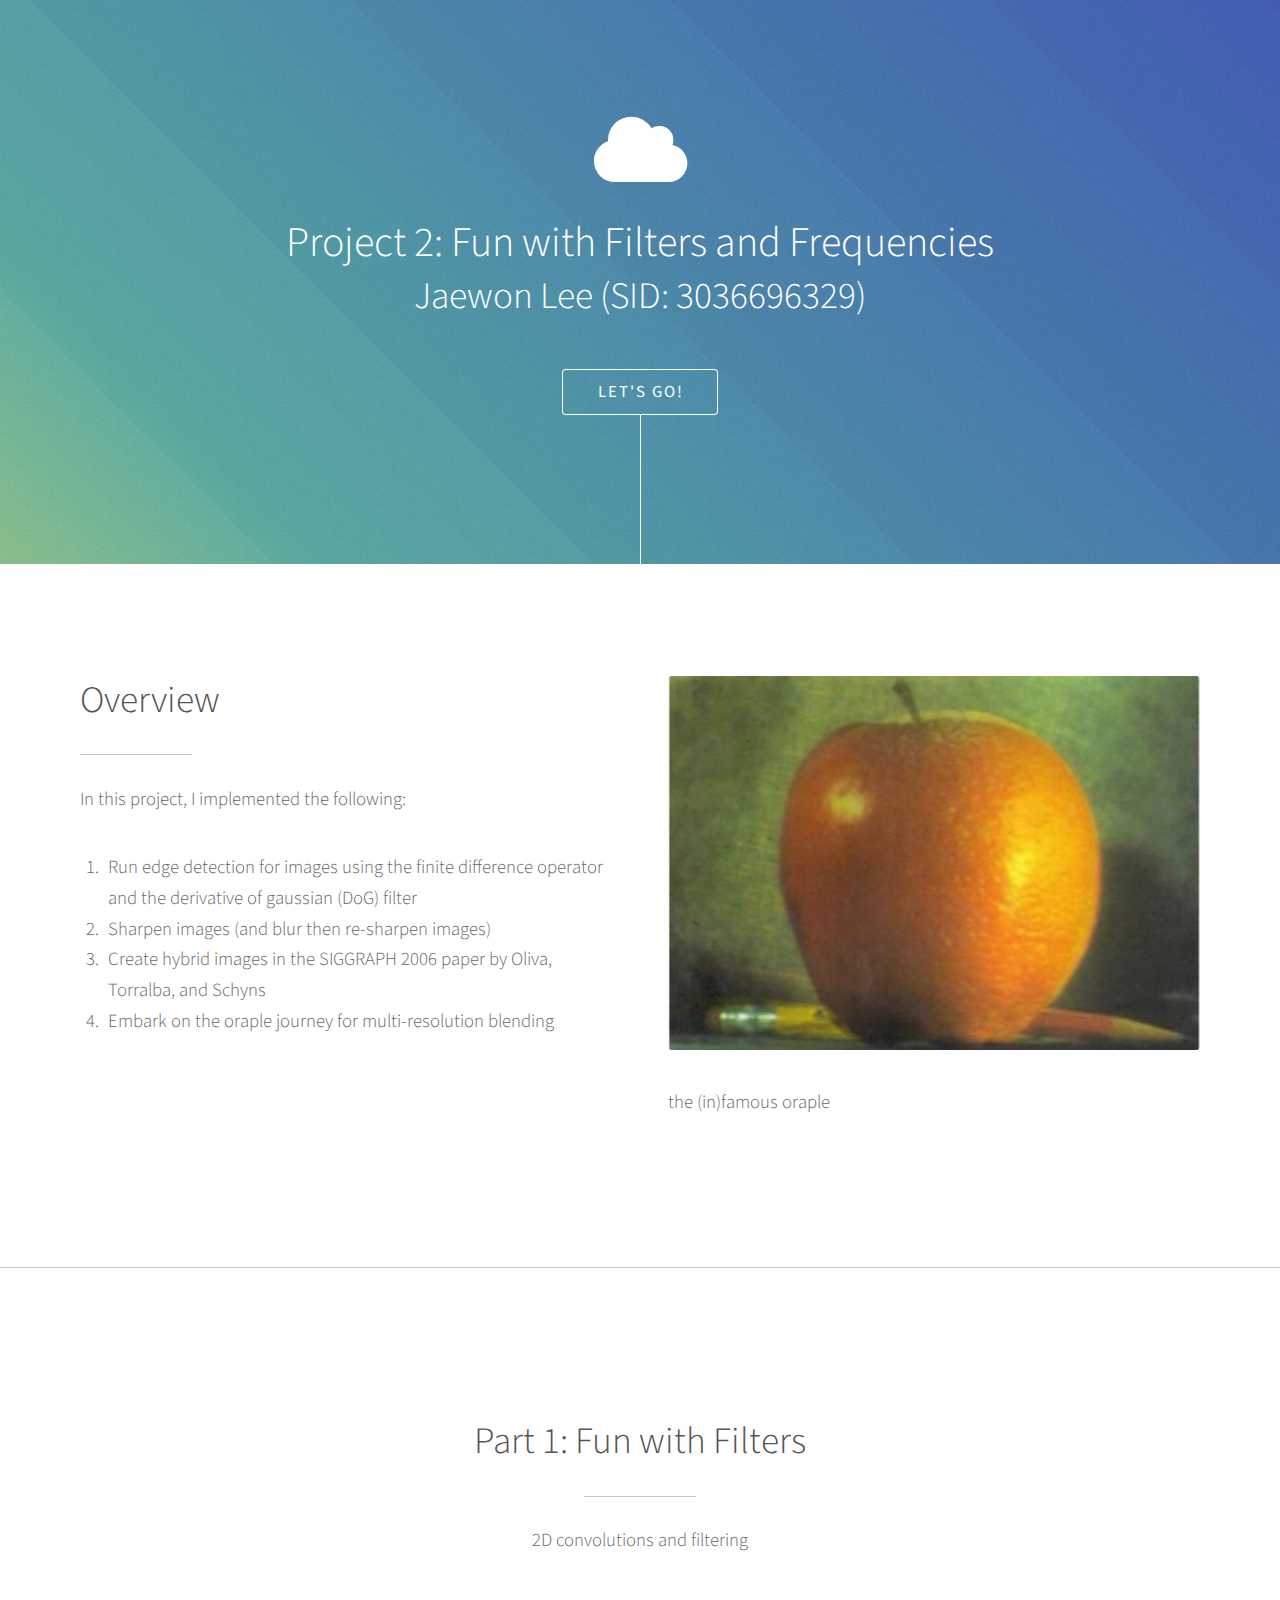
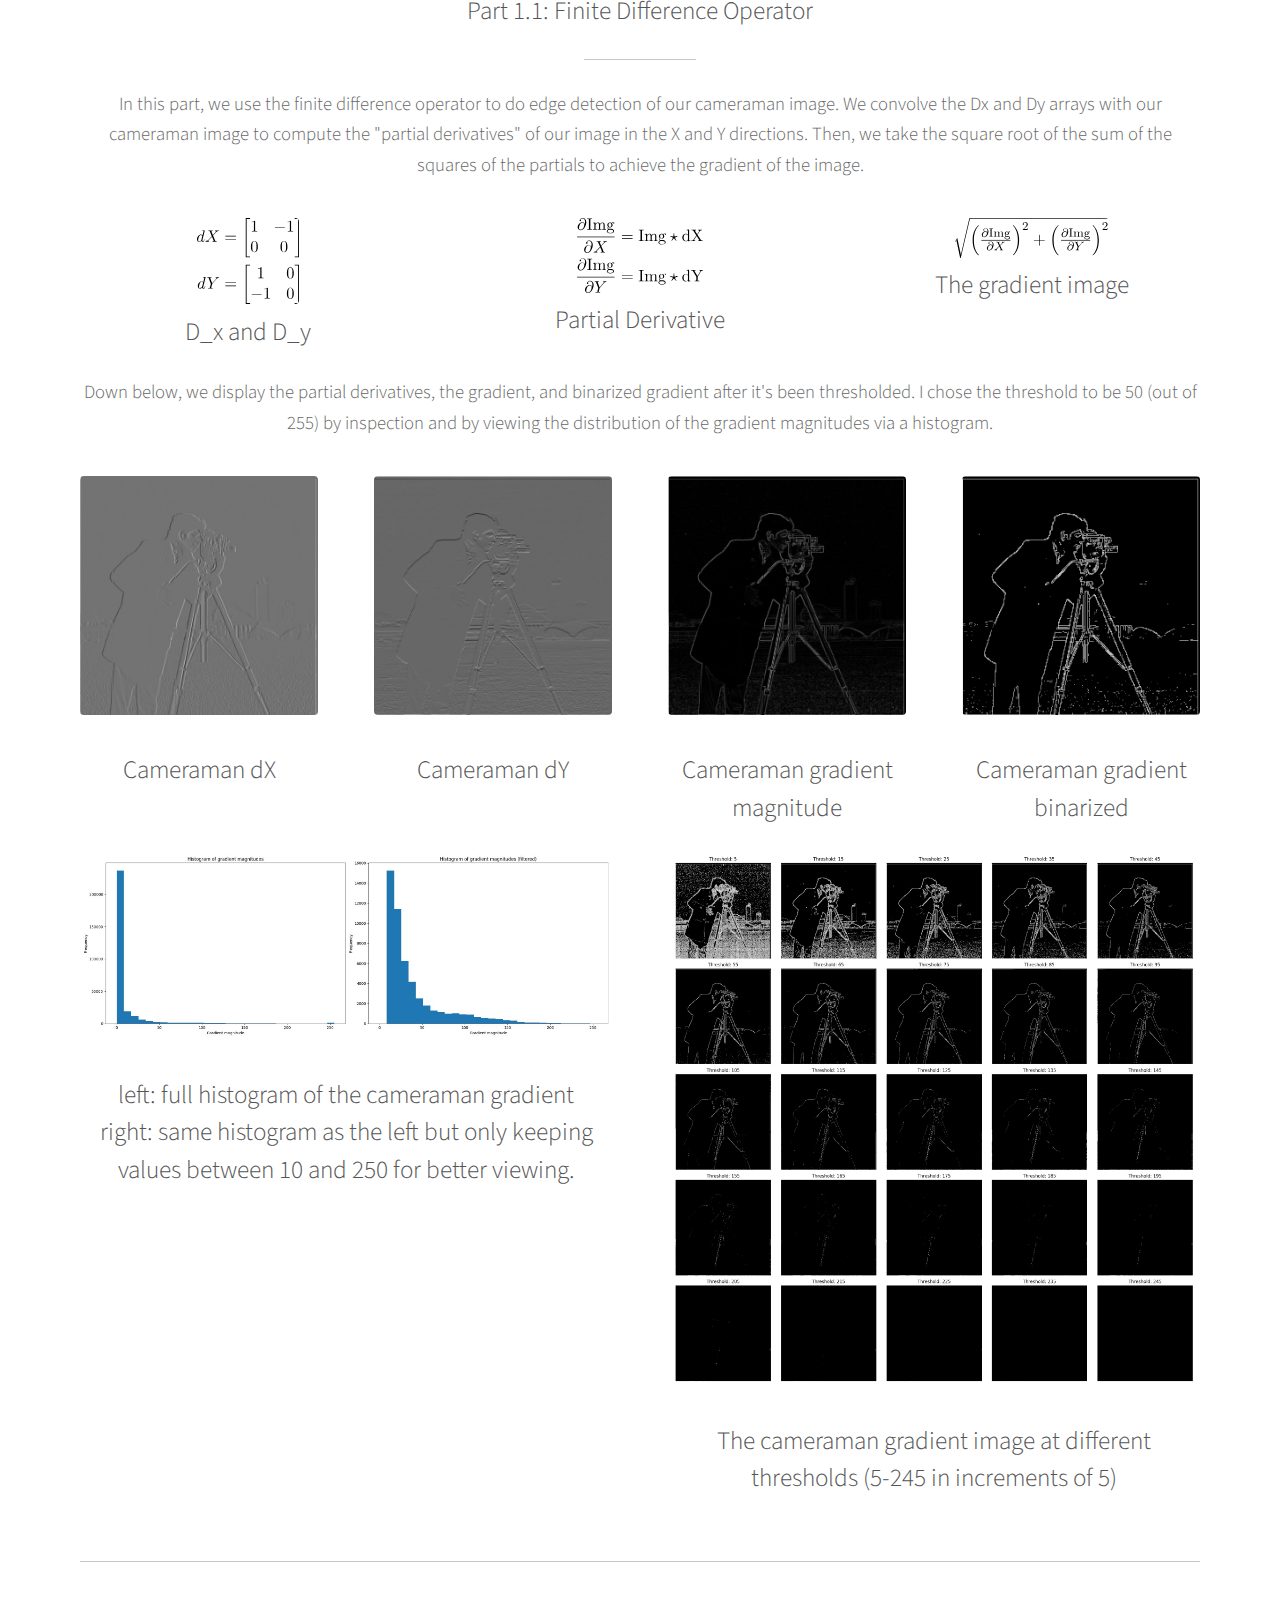
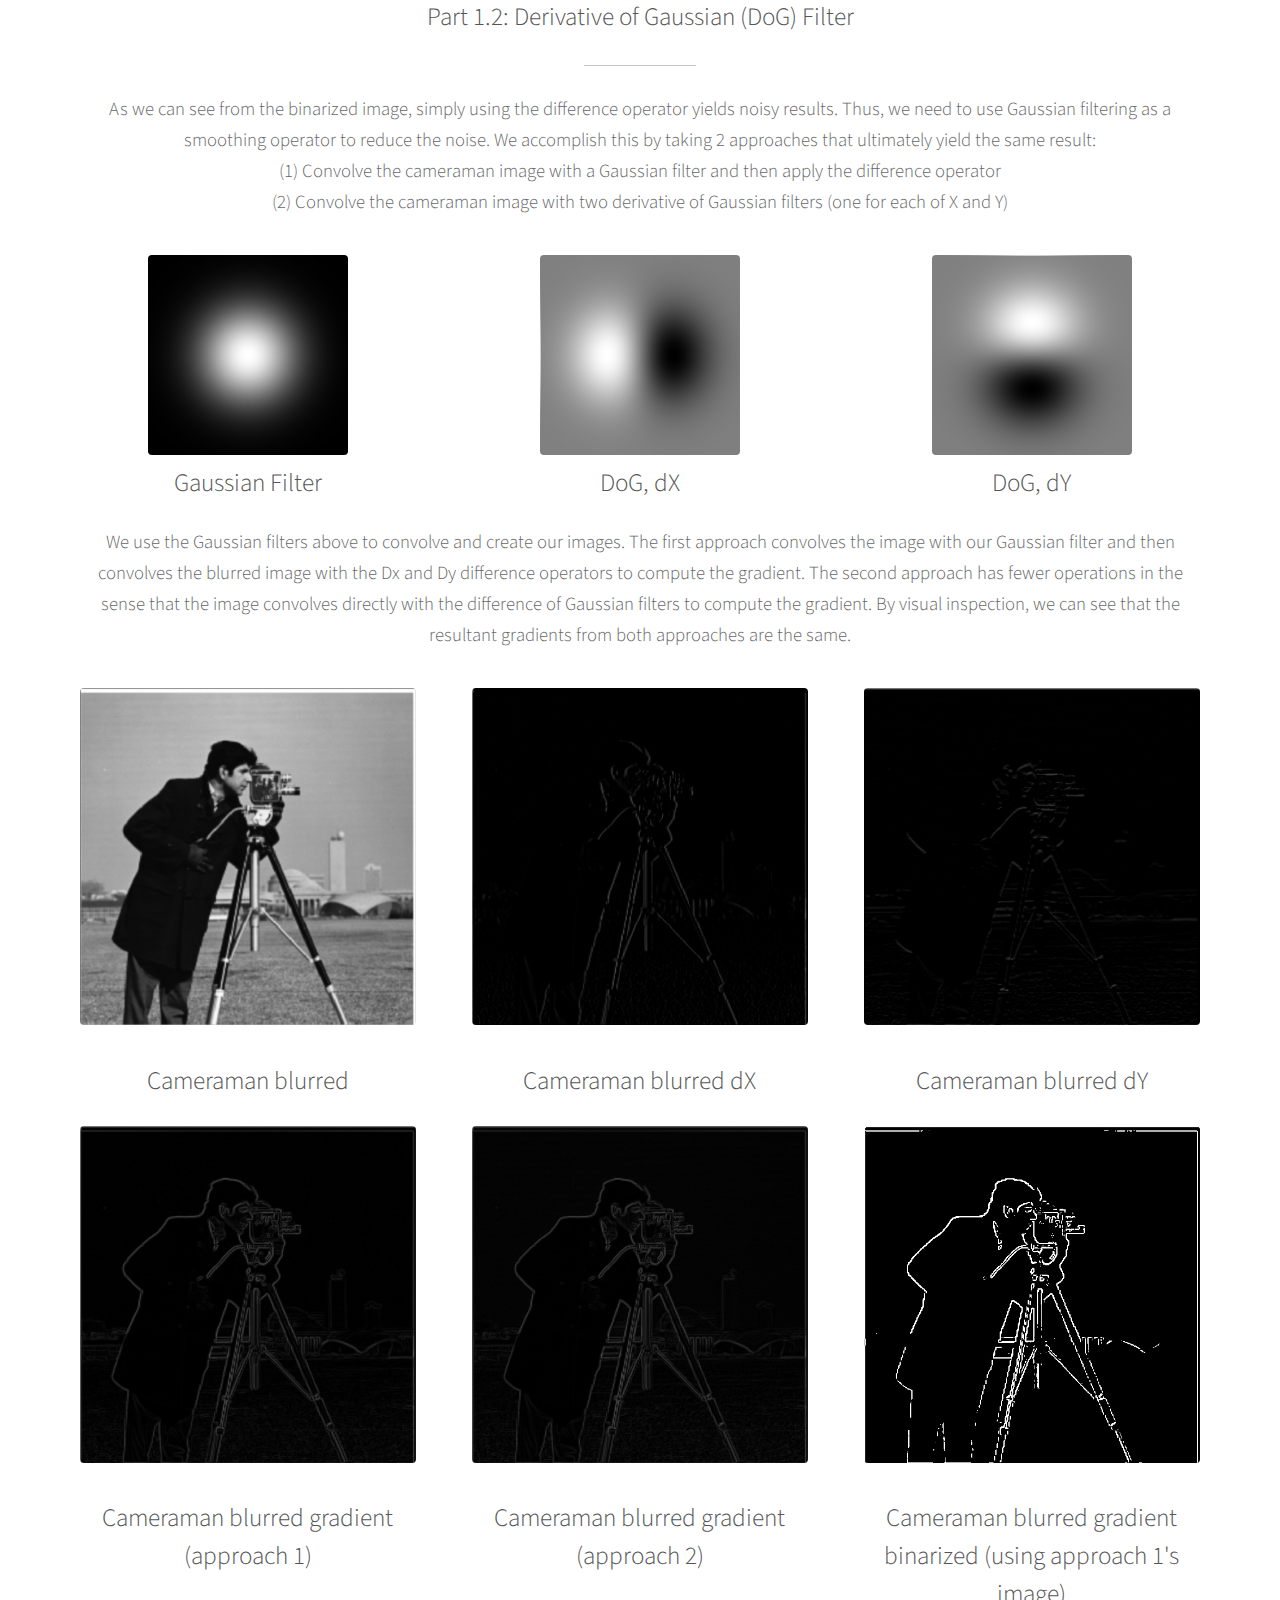
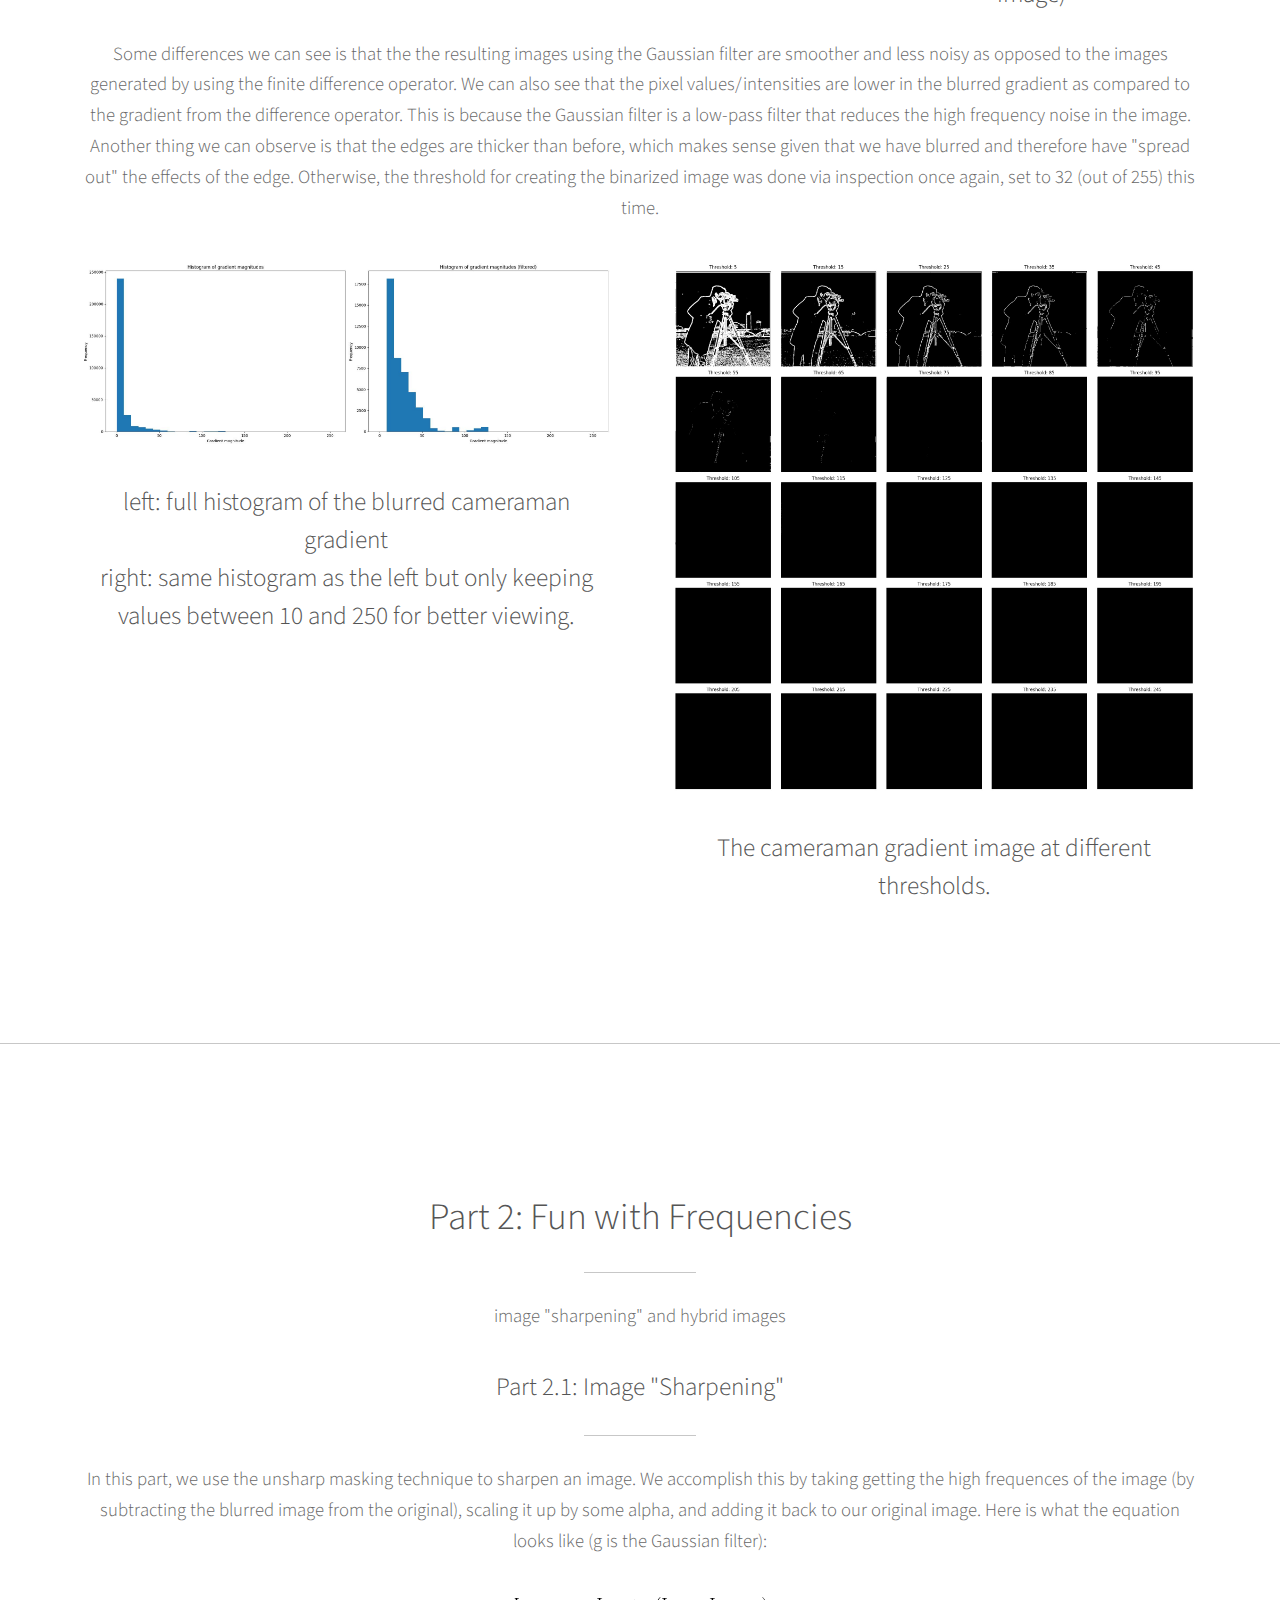
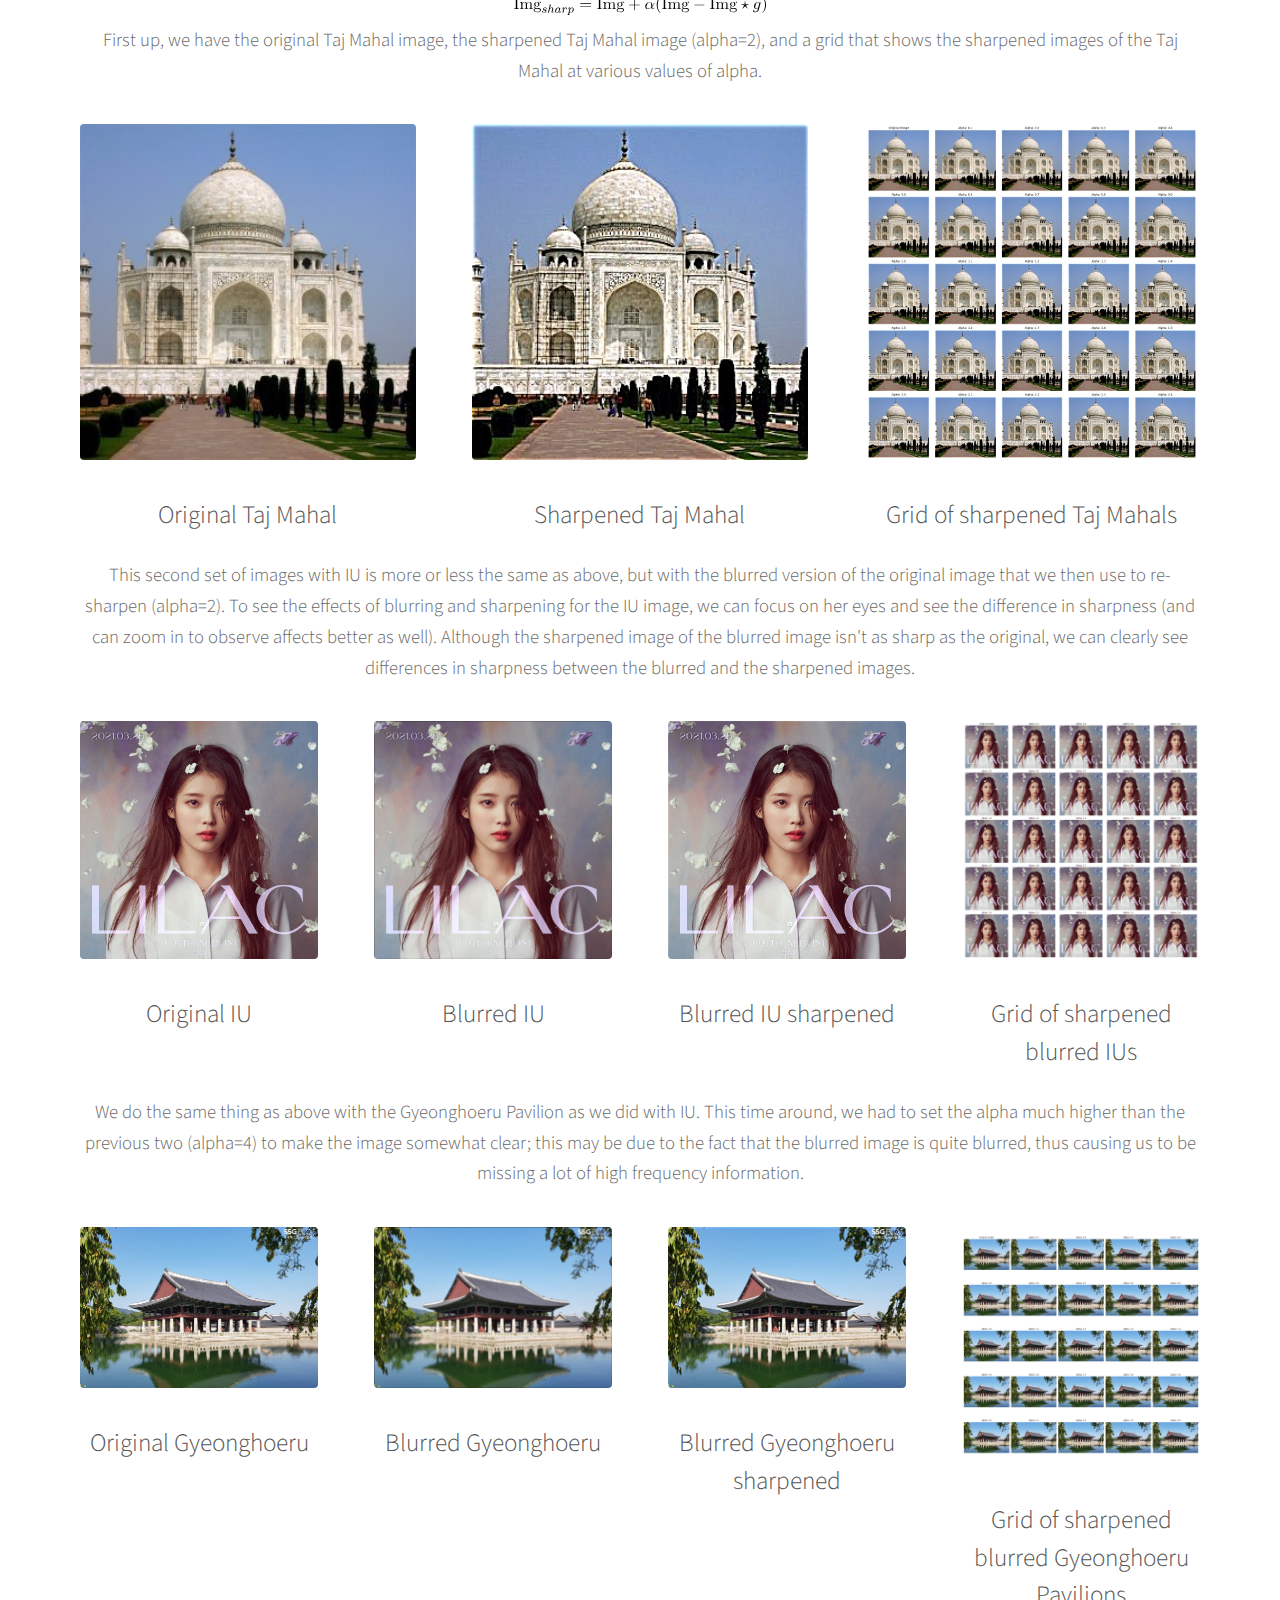
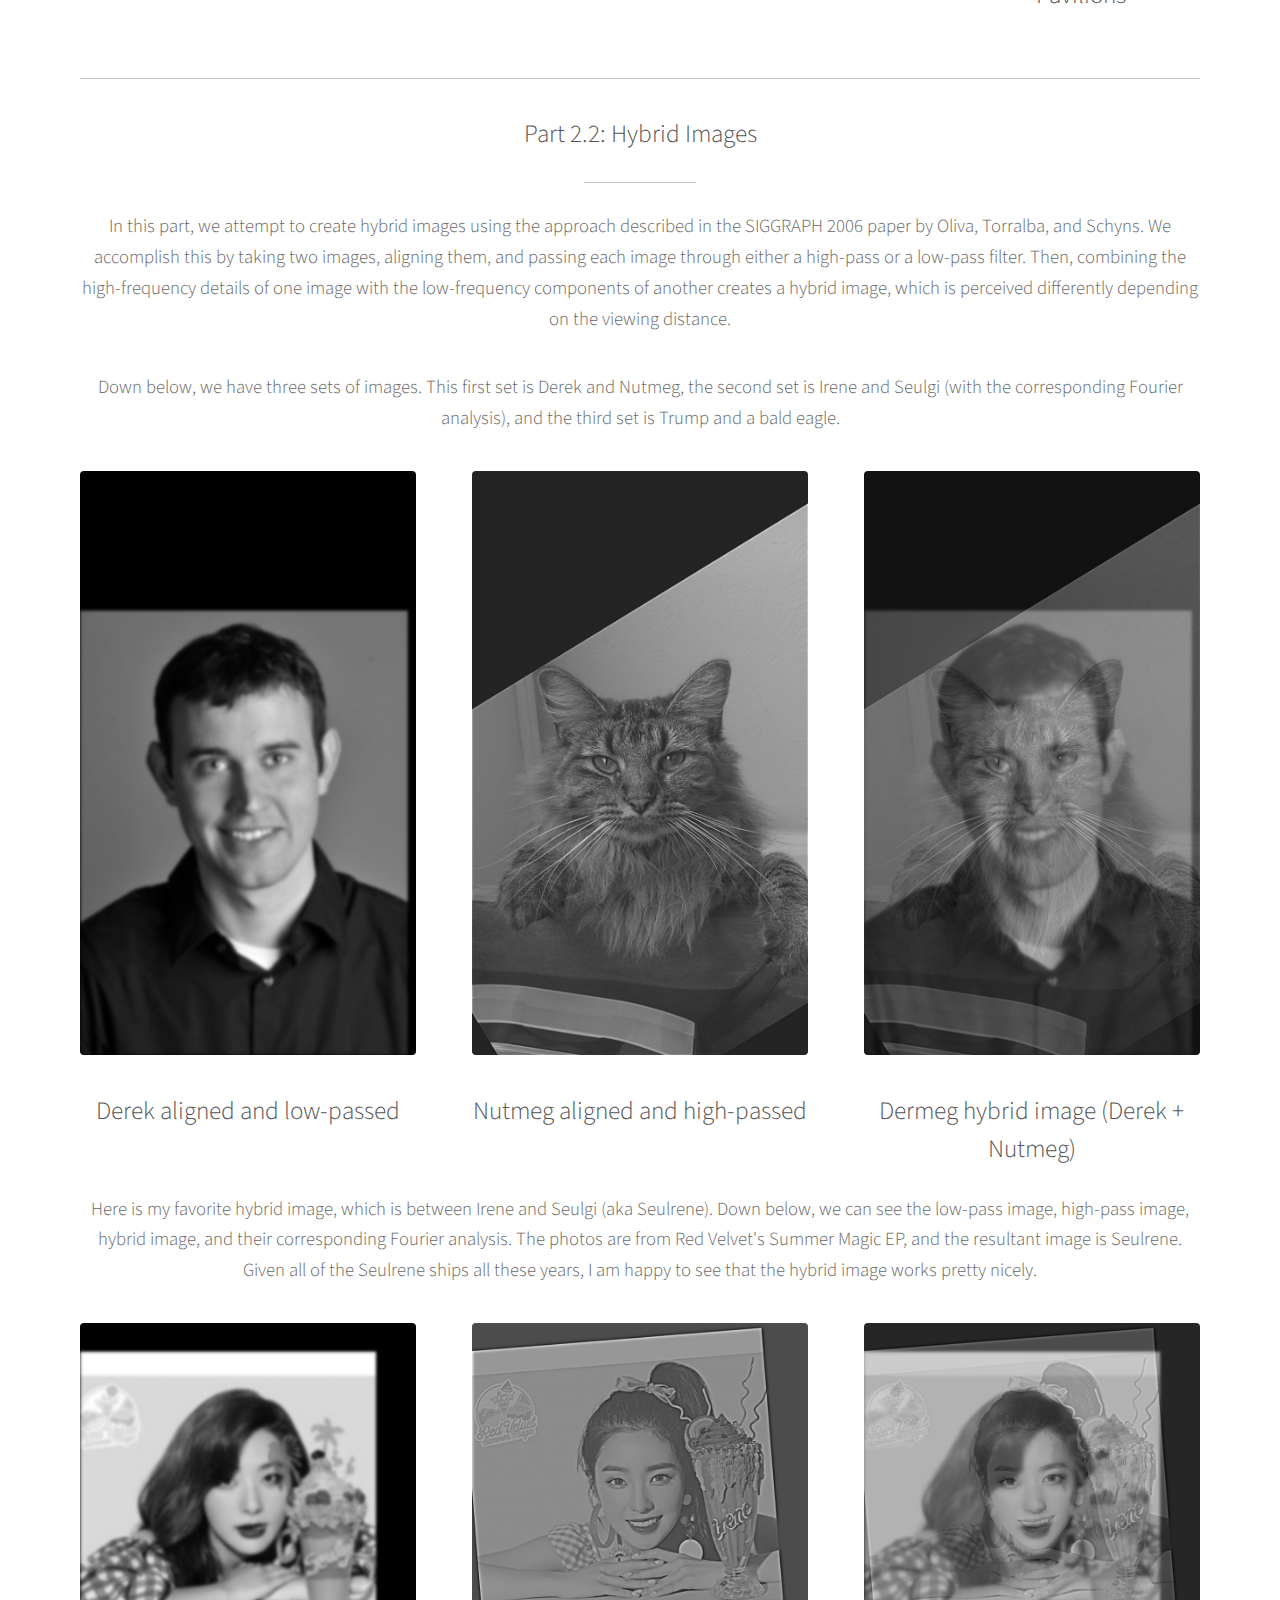
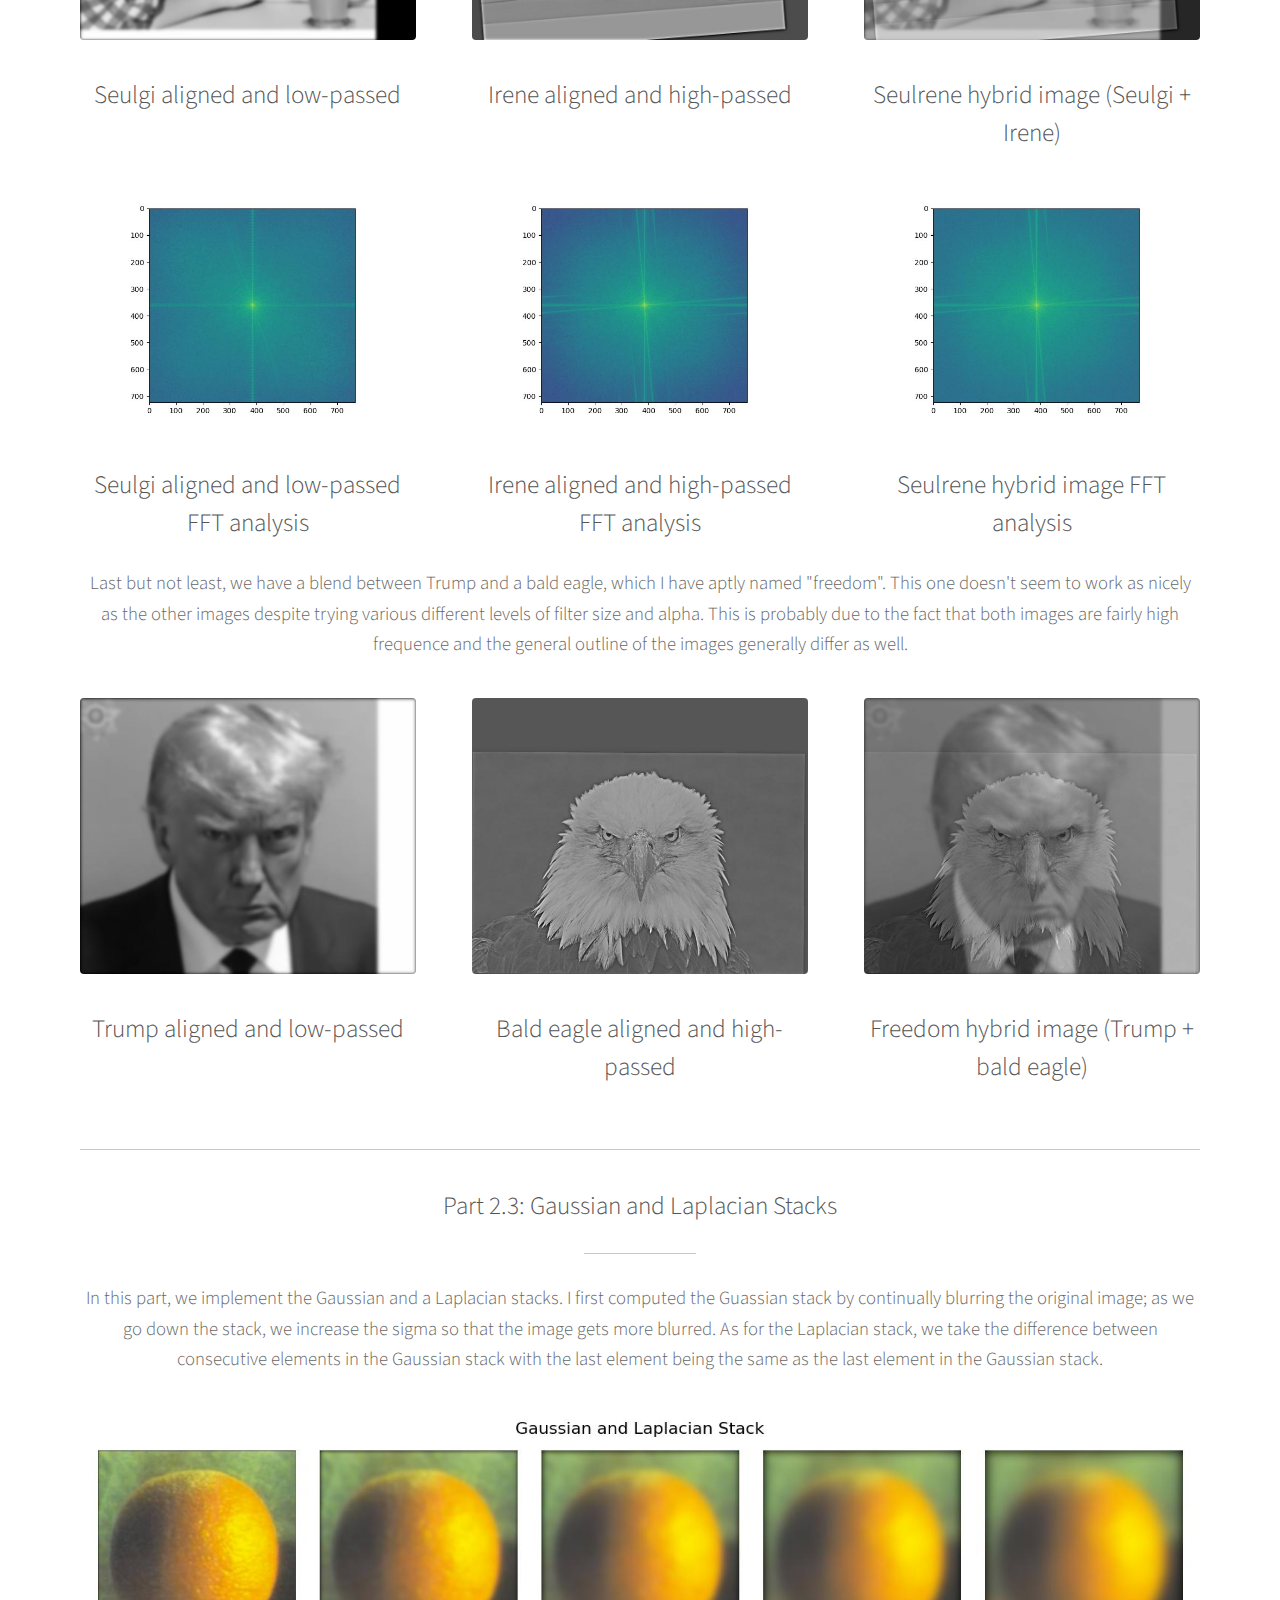
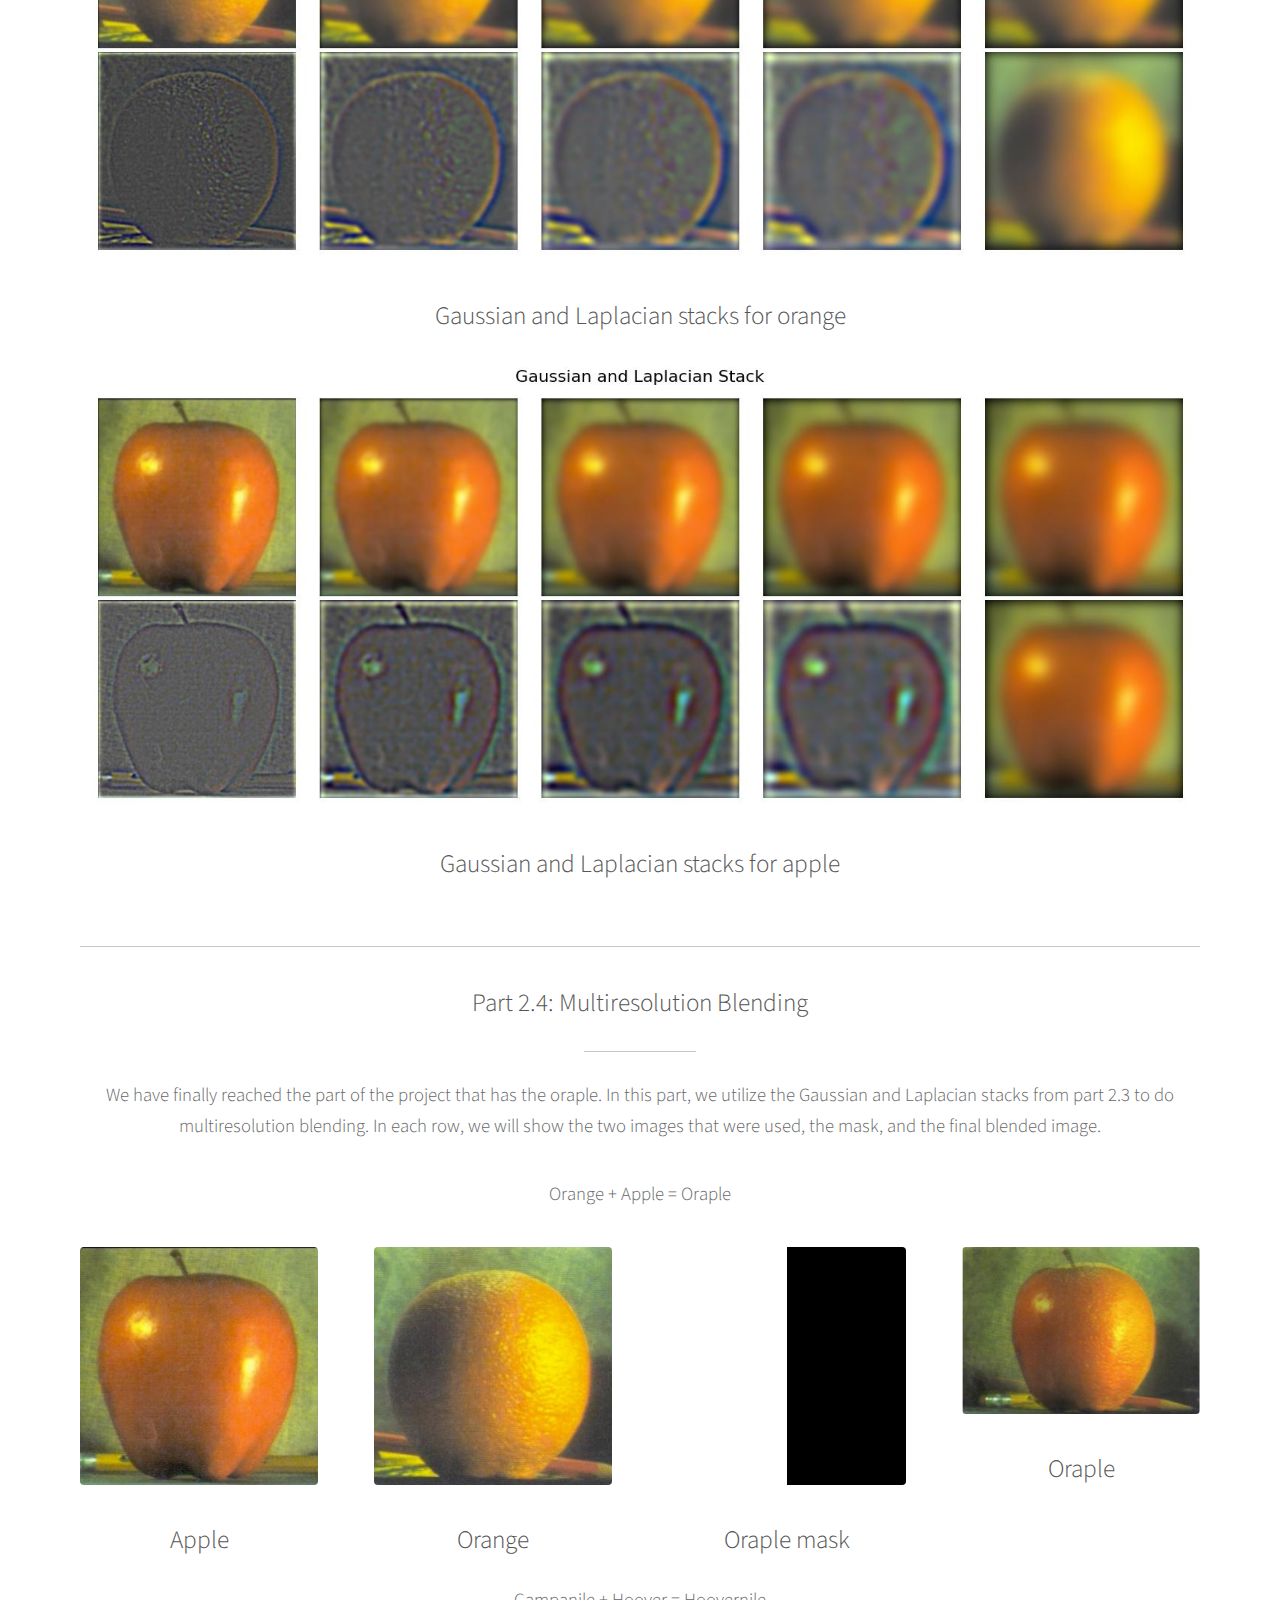
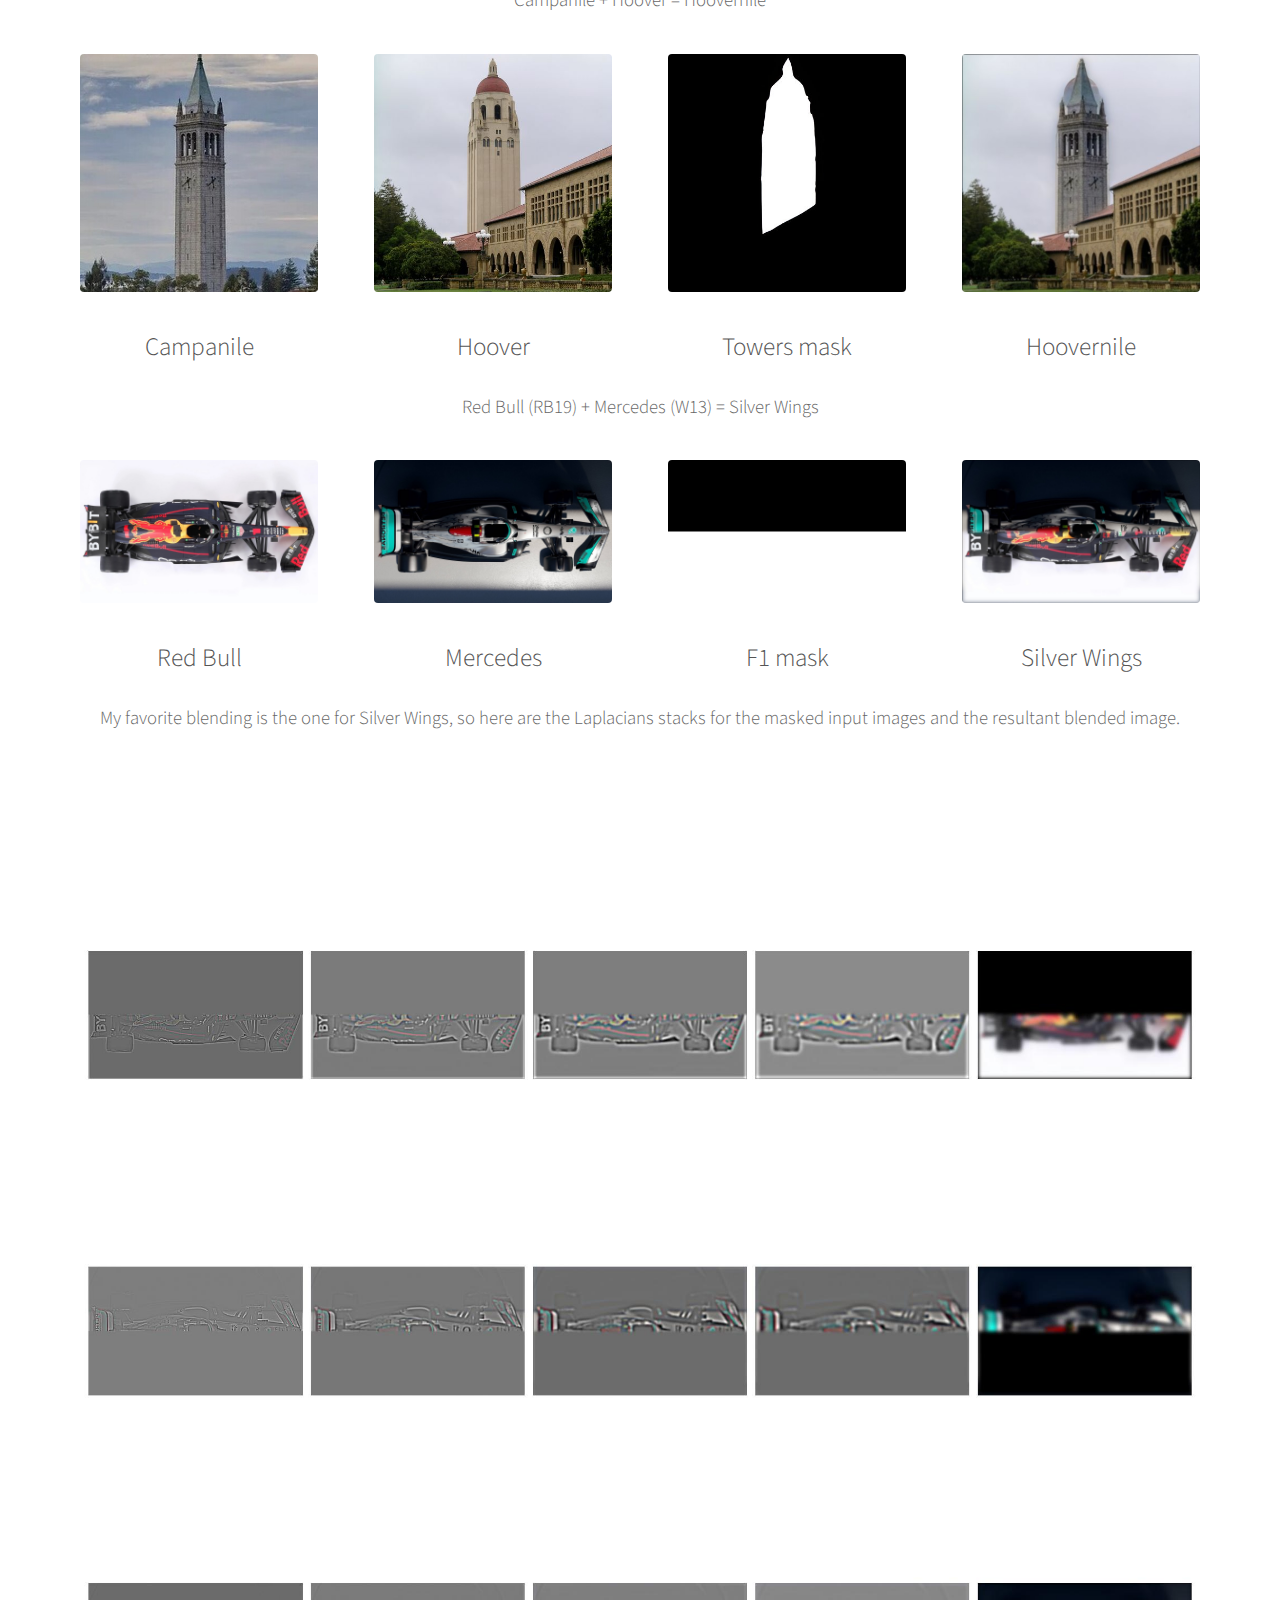
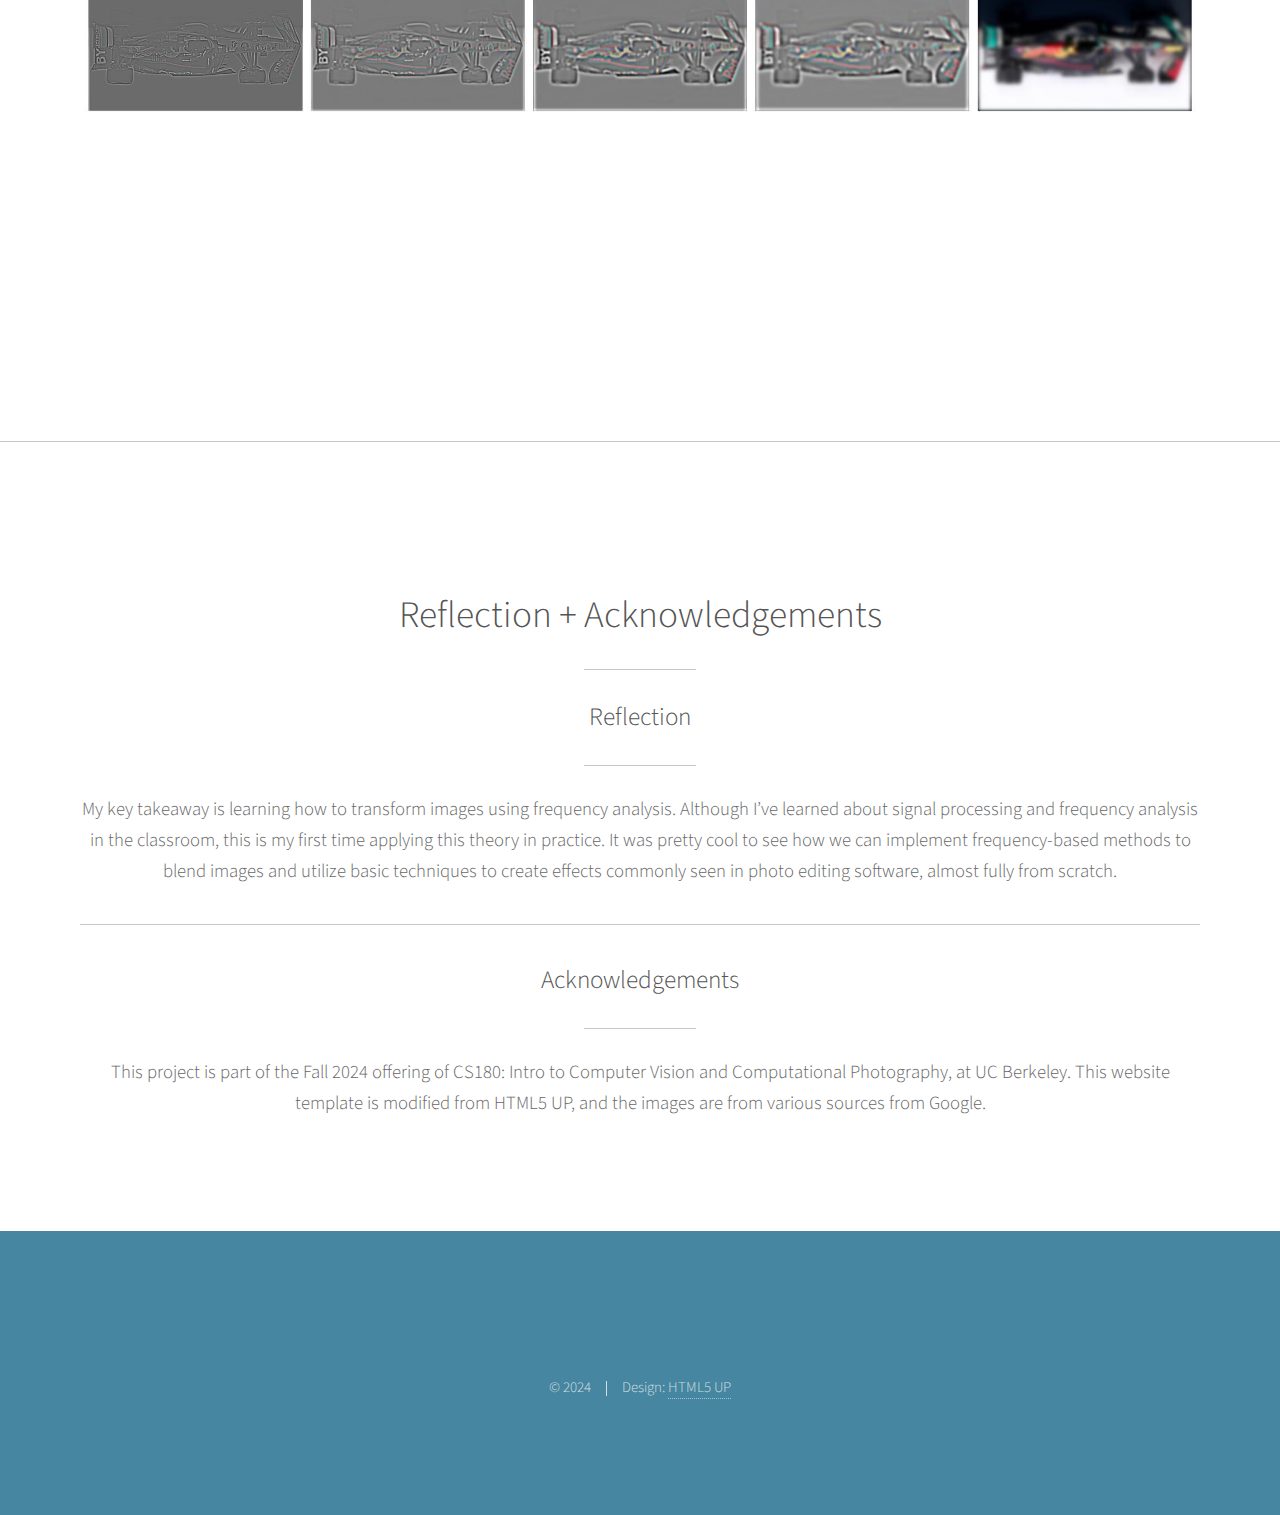
<file: 2/index.html>
<!DOCTYPE HTML>
<!--
	Photon by HTML5 UP
	html5up.net | @ajlkn
	Free for personal and commercial use under the CCA 3.0 license (html5up.net/license)
-->
<html>
	<head>
		<title>Photon by HTML5 UP</title>
		<meta charset="utf-8" />
		<meta name="viewport" content="width=device-width, initial-scale=1, user-scalable=no" />
		<link rel="stylesheet" href="assets/css/main.css" />
		<noscript><link rel="stylesheet" href="assets/css/noscript.css" /></noscript>
	</head>
	<body class="is-preload">

		<!-- Header -->
			<section id="header">
				<div class="inner">
					<span class="icon solid major fa-cloud"></span>
					<h1><strong></strong>Project 2: Fun with Filters and Frequencies</strong></h1>
					<h2>Jaewon Lee (SID: 3036696329)</h2>
					<ul class="actions special">
						<li><a href="#one" class="button scrolly">Let's go!</a></li>
					</ul>
				</div>
			</section>

		<!-- One -->
			<section id="one" class="main style1">
				<div class="container">
					<div class="row gtr-150">
						<div class="col-6 col-12-medium">
							<header class="major">
								<h2>Overview</h2>
							</header>
							<p>In this project, I implemented the following:</p>
							<ol>
								<li>Run edge detection for images using the finite difference operator and the derivative of gaussian (DoG) filter</li>
								<li>Sharpen images (and blur then re-sharpen images)</li>
								<li>Create hybrid images in the SIGGRAPH 2006 paper by Oliva, Torralba, and Schyns</li>
								<li>Embark on the oraple journey for multi-resolution blending</li>
							</ol>
						</div>
						<div class="col-6 col-12-medium imp-medium">
							<span class="image fit"><img src="images/oraple.jpg" alt="" /></span>
							<p>the (in)famous oraple</p>
						</div>
					</div>
				</div>
			</section>

		<!-- Two -->
		<hr/>
			<section id="Two" class="main style1 special">
				<div class="container">
					<header class="major">
						<h2>Part 1: Fun with Filters</h2>
					</header>
					<p>2D convolutions and filtering</p>
					<header class="major">
						<h3>Part 1.1: Finite Difference Operator</h3>
					</header>
					<p>In this part, we use the finite difference operator to do edge detection of our cameraman image. We convolve the Dx and Dy arrays with our cameraman image to compute the "partial derivatives" of our image in the X and Y directions. Then, we take the square root of the sum of the squares of the partials to achieve the gradient of the image.</p>
					<div class="row gtr-150">
						<div class="col-4 col-12-medium">
							<span class="image"><img src="images/dxdy.svg" alt="" /></span>
							<h3>D_x and D_y</h3>
						</div>
						<div class="col-4 col-12-medium">
							<span class="image"><img src="images/partial_deriv.svg" alt="" /></span>
							<h3>Partial Derivative</h3>
						</div>
						<div class="col-4 col-12-medium">
							<span class="image"><img src="images/gradient_eqn.svg" alt="" /></span>
							<h3>The gradient image</h3>
						</div>
						<p>Down below, we display the partial derivatives, the gradient, and binarized gradient after it's been thresholded. I chose the threshold to be 50 (out of 255) by inspection and by viewing the distribution of the gradient magnitudes via a histogram.</p>
						<div class="col-3 col-12-medium">
							<span class="image fit"><img src="images/cameraman_x.jpg" alt="" /></span>
							<h3>Cameraman dX</h3>
						</div>
						<div class="col-3 col-12-medium">
							<span class="image fit"><img src="images/cameraman_y.jpg" alt="" /></span>
							<h3>Cameraman dY</h3>
						</div>
						<div class="col-3 col-12-medium">
							<span class="image fit"><img src="images/cameraman_grad.jpg" alt="" /></span>
							<h3>Cameraman gradient magnitude</h3>
						</div>
						<div class="col-3 col-12-medium">
							<span class="image fit"><img src="images/cameraman_grad_binarized.jpg" alt="" /></span>
							<h3>Cameraman gradient binarized</h3>
						</div>
						<div class="col-6 col-12-medium imp-medium">
							<span class="image fit"><img src="images/cameraman_grad_histogram.jpg" alt="" /></span>
							<h3>left: full histogram of the cameraman gradient <br/>right: same histogram as the left but only keeping values between 10 and 250 for better viewing.</h3>
						</div>
						<div class="col-6 col-12-medium imp-medium">
							<span class="image fit"><img src="images/cameraman_grad_thresholds.jpg" alt="" /></span>
							<h3>The cameraman gradient image at different thresholds (5-245 in increments of 5)</h3>
						</div>
					</div>
					
					<hr/>
					<header class="major">
						<h3>Part 1.2: Derivative of Gaussian (DoG) Filter</h3>
					</header>
					<p>As we can see from the binarized image, simply using the difference operator yields noisy results. Thus, we need to use Gaussian filtering as a smoothing operator to reduce the noise. We accomplish this by taking 2 approaches that ultimately yield the same result: <br/> (1) Convolve the cameraman image with a Gaussian filter and then apply the difference operator <br/> (2) Convolve the cameraman image with two derivative of Gaussian filters (one for each of X and Y)</p>
					<div class="row gtr-150">
						<div class="col-4 col-12-medium">
							<span class="image"><img src="images/gaussian_filter.jpg" alt="" /></span>
							<h3>Gaussian Filter</h3>
						</div>
						<div class="col-4 col-12-medium">
							<span class="image"><img src="images/gaussian_filter_x.jpg" alt="" /></span>
							<h3>DoG, dX</h3>
						</div>
						<div class="col-4 col-12-medium">
							<span class="image"><img src="images/gaussian_filter_y.jpg" alt="" /></span>
							<h3>DoG, dY</h3>
						</div>
						<p>We use the Gaussian filters above to convolve and create our images. The first approach convolves the image with our Gaussian filter and then convolves the blurred image with the Dx and Dy difference operators to compute the gradient. The second approach has fewer operations in the sense that the image convolves directly with the difference of Gaussian filters to compute the gradient. By visual inspection, we can see that the resultant gradients from both approaches are the same.</p>
						<div class="col-4 col-12-medium">
							<span class="image fit"><img src="images/cameraman_blurred.jpg" alt="" /></span>
							<h3>Cameraman blurred</h3>
						</div>
						<div class="col-4 col-12-medium">
							<span class="image fit"><img src="images/cameraman_blurred_x.jpg" alt="" /></span>
							<h3>Cameraman blurred dX</h3>
						</div>
						<div class="col-4 col-12-medium">
							<span class="image fit"><img src="images/cameraman_blurred_y.jpg" alt="" /></span>
							<h3>Cameraman blurred dY</h3>
						</div>
						<div class="col-4 col-12-medium">
							<span class="image fit"><img src="images/cameraman_blurred_grad.jpg" alt="" /></span>
							<h3>Cameraman blurred gradient (approach 1)</h3>
						</div>
						<div class="col-4 col-12-medium">
							<span class="image fit"><img src="images/cameraman_blurred_grad_2.jpg" alt="" /></span>
							<h3>Cameraman blurred gradient (approach 2)</h3>
						</div>
						<div class="col-4 col-12-medium">
							<span class="image fit"><img src="images/cameraman_blurred_grad_binarized.jpg" alt="" /></span>
							<h3>Cameraman blurred gradient binarized (using approach 1's image)</h3>
						</div>
						<p>Some differences we can see is that the the resulting images using the Gaussian filter are smoother and less noisy as opposed to the images generated by using the finite difference operator. We can also see that the pixel values/intensities are lower in the blurred gradient as compared to the gradient from the difference operator. This is because the Gaussian filter is a low-pass filter that reduces the high frequency noise in the image. Another thing we can observe is that the edges are thicker than before, which makes sense given that we have blurred and therefore have "spread out" the effects of the edge. Otherwise, the threshold for creating the binarized image was done via inspection once again, set to 32 (out of 255) this time.</p>
						<div class="col-6 col-12-medium imp-medium">
							<span class="image fit"><img src="images/cameraman_blurred_grad_histogram.jpg" alt="" /></span>
							<h3>left: full histogram of the blurred cameraman gradient <br/>right: same histogram as the left but only keeping values between 10 and 250 for better viewing.</h3>
						</div>
						<div class="col-6 col-12-medium imp-medium">
							<span class="image fit"><img src="images/cameraman_blurred_grad_thresholds.jpg" alt="" /></span>
							<h3>The cameraman gradient image at different thresholds.</h3>
						</div>
					</div>
				</div>
			</section>

		<!-- Three -->
		<hr/>
			<section id="Three" class="main style1 special">
				<div class="container">
					<header class="major">
						<h2>Part 2: Fun with Frequencies</h2>
					</header>
					<p>image "sharpening" and hybrid images</p>
					<header class="major">
						<h3>Part 2.1: Image "Sharpening"</h3>
					</header>
					<p>In this part, we use the unsharp masking technique to sharpen an image. We accomplish this by taking getting the high frequences of the image (by subtracting the blurred image from the original), scaling it up by some alpha, and adding it back to our original image. Here is what the equation looks like (g is the Gaussian filter):</p>
					<div class="row gtr-150">
						<div class="col-12">
							<span class="image"><img src="images/unsharp.svg" alt="" /></span>
						</div>
						<p>First up, we have the original Taj Mahal image, the sharpened Taj Mahal image (alpha=2), and a grid that shows the sharpened images of the Taj Mahal at various values of alpha.</p>
						<div class="col-4 col-12-medium">
							<span class="image fit"><img src="images/taj.jpg" alt="" /></span>
							<h3>Original Taj Mahal</h3>
						</div>
						<div class="col-4 col-12-medium">
							<span class="image fit"><img src="images/taj_sharpened.jpg" alt="" /></span>
							<h3>Sharpened Taj Mahal</h3>
						</div>
						<div class="col-4 col-12-medium">
							<span class="image fit"><img src="images/sharpened_grid_taj.jpg" alt="" /></span>
							<h3>Grid of sharpened Taj Mahals</h3>
						</div>
						<p>This second set of images with IU is more or less the same as above, but with the blurred version of the original image that we then use to re-sharpen (alpha=2). To see the effects of blurring and sharpening for the IU image, we can focus on her eyes and see the difference in sharpness (and can zoom in to observe affects better as well). Although the sharpened image of the blurred image isn't as sharp as the original, we can clearly see differences in sharpness between the blurred and the sharpened images.</p>
						<div class="col-3 col-12-medium">
							<span class="image fit"><img src="images/iu.jpg" alt="" /></span>
							<h3>Original IU</h3>
						</div>
						<div class="col-3 col-12-medium imp-medium">
							<span class="image fit"><img src="images/iu_blurred.jpg" alt="" /></span>
							<h3>Blurred IU</h3>
						</div>
						<div class="col-3 col-12-medium imp-medium">
							<span class="image fit"><img src="images/iu_sharpened.jpg" alt="" /></span>
							<h3>Blurred IU sharpened</h3>
						</div>
						<div class="col-3 col-12-medium imp-medium">
							<span class="image fit"><img src="images/sharpened_grid_iu_blurred.jpg" alt="" /></span>
							<h3>Grid of sharpened blurred IUs</h3>
						</div>
						<p>We do the same thing as above with the Gyeonghoeru Pavilion as we did with IU. This time around, we had to set the alpha much higher than the previous two (alpha=4) to make the image somewhat clear; this may be due to the fact that the blurred image is quite blurred, thus causing us to be missing a lot of high frequency information.</p>
						<div class="col-3 col-12-medium">
							<span class="image fit"><img src="images/kbg.jpg" alt="" /></span>
							<h3>Original Gyeonghoeru</h3>
						</div>
						<div class="col-3 col-12-medium imp-medium">
							<span class="image fit"><img src="images/kbg_blurred.jpg" alt="" /></span>
							<h3>Blurred Gyeonghoeru</h3>
						</div>
						<div class="col-3 col-12-medium imp-medium">
							<span class="image fit"><img src="images/kbg_sharpened.jpg" alt="" /></span>
							<h3>Blurred Gyeonghoeru sharpened</h3>
						</div>
						<div class="col-3 col-12-medium imp-medium">
							<span class="image fit"><img src="images/sharpened_grid_kbg_blurred.jpg" alt="" /></span>
							<h3>Grid of sharpened blurred Gyeonghoeru Pavilions</h3>
						</div>
					</div>

					<hr/>
					<header class="major">
						<h3>Part 2.2: Hybrid Images</h3>
					</header>
					<p>In this part, we attempt to create hybrid images using the approach described in the SIGGRAPH 2006 paper by Oliva, Torralba, and Schyns. We accomplish this by taking two images, aligning them, and passing each image through either a high-pass or a low-pass filter. Then, combining the high-frequency details of one image with the low-frequency components of another creates a hybrid image, which is perceived differently depending on the viewing distance.</p>
					<div class="row gtr-150">
						<p>Down below, we have three sets of images. This first set is Derek and Nutmeg, the second set is Irene and Seulgi (with the corresponding Fourier analysis), and the third set is Trump and a bald eagle.</p>
						<div class="col-4 col-12-medium">
							<span class="image fit"><img src="images/lf_DerekPicture.jpg" alt="" /></span>
							<h3>Derek aligned and low-passed</h3>
						</div>
						<div class="col-4 col-12-medium">
							<span class="image fit"><img src="images/hf_nutmeg.jpg" alt="" /></span>
							<h3>Nutmeg aligned and high-passed</h3>
						</div>
						<div class="col-4 col-12-medium">
							<span class="image fit"><img src="images/hybrid_dermeg.jpg" alt="" /></span>
							<h3>Dermeg hybrid image (Derek + Nutmeg)</h3>
						</div>
						<p>Here is my favorite hybrid image, which is between Irene and Seulgi (aka Seulrene). Down below, we can see the low-pass image, high-pass image, hybrid image, and their corresponding Fourier analysis. The photos are from Red Velvet's Summer Magic EP, and the resultant image is Seulrene. Given all of the Seulrene ships all these years, I am happy to see that the hybrid image works pretty nicely.</p>
						<div class="col-4 col-12-medium">
							<span class="image fit"><img src="images/lf_seulgi.jpg" alt="" /></span>
							<h3>Seulgi aligned and low-passed</h3>
						</div>
						<div class="col-4 col-12-medium">
							<span class="image fit"><img src="images/hf_irene.jpg" alt="" /></span>
							<h3>Irene aligned and high-passed</h3>
						</div>
						<div class="col-4 col-12-medium">
							<span class="image fit"><img src="images/hybrid_seulrene.jpg" alt="" /></span>
							<h3>Seulrene hybrid image (Seulgi + Irene)</h3>
						</div>
						<div class="col-4 col-12-medium">
							<span class="image fit"><img src="images/lf_fft_seulrene.jpg" alt="" /></span>
							<h3>Seulgi aligned and low-passed FFT analysis</h3>
						</div>
						<div class="col-4 col-12-medium">
							<span class="image fit"><img src="images/hf_fft_seulrene.jpg" alt="" /></span>
							<h3>Irene aligned and high-passed FFT analysis</h3>
						</div>
						<div class="col-4 col-12-medium">
							<span class="image fit"><img src="images/hybrid_fft_seulrene.jpg" alt="" /></span>
							<h3>Seulrene hybrid image FFT analysis</h3>
						</div>
						<p>Last but not least, we have a blend between Trump and a bald eagle, which I have aptly named "freedom". This one doesn't seem to work as nicely as the other images despite trying various different levels of filter size and alpha. This is probably due to the fact that both images are fairly high frequence and the general outline of the images generally differ as well.</p>
						<div class="col-4 col-12-medium">
							<span class="image fit"><img src="images/lf_trump.jpg" alt="" /></span>
							<h3>Trump aligned and low-passed</h3>
						</div>
						<div class="col-4 col-12-medium">
							<span class="image fit"><img src="images/hf_eagle.jpg" alt="" /></span>
							<h3>Bald eagle aligned and high-passed</h3>
						</div>
						<div class="col-4 col-12-medium">
							<span class="image fit"><img src="images/hybrid_freedom.jpg" alt="" /></span>
							<h3>Freedom hybrid image (Trump + bald eagle)</h3>
						</div>
					</div>

					<hr/>
					<header class="major">
						<h3>Part 2.3: Gaussian and Laplacian Stacks</h3>
					</header>
					<p>In this part, we implement the Gaussian and a Laplacian stacks. I first computed the Guassian stack by continually blurring the original image; as we go down the stack, we increase the sigma so that the image gets more blurred. As for the Laplacian stack, we take the difference between consecutive elements in the Gaussian stack with the last element being the same as the last element in the Gaussian stack.</p>
					<div class="row gtr-150">
						<div class="col-12 col-12-medium">
							<span class="image fit"><img src="images/gs_ls_orange.jpeg" alt="" /></span>
							<h3>Gaussian and Laplacian stacks for orange</h3>
						</div>
						<div class="col-12 col-12-medium">
							<span class="image fit"><img src="images/gs_ls_apple.jpeg" alt="" /></span>
							<h3>Gaussian and Laplacian stacks for apple</h3>
						</div>
					</div>

					<hr/>
					<header class="major">
						<h3>Part 2.4: Multiresolution Blending</h3>
					</header>
					<p>We have finally reached the part of the project that has the oraple. In this part, we utilize the Gaussian and Laplacian stacks from part 2.3 to do multiresolution blending. In each row, we will show the two images that were used, the mask, and the final blended image.</p>
					<p>Orange + Apple = Oraple</p>
					<div class="row gtr-150">
						<div class="col-3 col-12-medium">
							<span class="image fit"><img src="images/apple.jpeg" alt="" /></span>
							<h3>Apple</h3>
						</div>
						<div class="col-3 col-12-medium">
							<span class="image fit"><img src="images/orange.jpeg" alt="" /></span>
							<h3>Orange</h3>
						</div>
						<div class="col-3 col-12-medium">
							<span class="image fit"><img src="images/oraple_mask.jpg" alt="" /></span>
							<h3>Oraple mask</h3>
						</div>
						<div class="col-3 col-12-medium">
							<span class="image fit"><img src="images/oraple.jpg" alt="" /></span>
							<h3>Oraple</h3>
						</div>
					</div>
					<p>Campanile + Hoover = Hoovernile</p>
					<div class="row gtr-150">
						<div class="col-3 col-12-medium">
							<span class="image fit"><img src="images/campanile.jpg" alt="" /></span>
							<h3>Campanile</h3>
						</div>
						<div class="col-3 col-12-medium">
							<span class="image fit"><img src="images/hoover.jpg" alt="" /></span>
							<h3>Hoover</h3>
						</div>
						<div class="col-3 col-12-medium">
							<span class="image fit"><img src="images/hoover_mask.jpg" alt="" /></span>
							<h3>Towers mask</h3>
						</div>
						<div class="col-3 col-12-medium">
							<span class="image fit"><img src="images/hoovernile.jpg" alt="" /></span>
							<h3>Hoovernile</h3>
						</div>
					</div>
					<p>Red Bull (RB19) + Mercedes (W13) = Silver Wings</p>
					<div class="row gtr-150">
						<div class="col-3 col-12-medium">
							<span class="image fit"><img src="images/rb19.jpg" alt="" /></span>
							<h3>Red Bull</h3>
						</div>
						<div class="col-3 col-12-medium">
							<span class="image fit"><img src="images/w13.jpg" alt="" /></span>
							<h3>Mercedes</h3>
						</div>
						<div class="col-3 col-12-medium">
							<span class="image fit"><img src="images/f1_mask.jpg" alt="" /></span>
							<h3>F1 mask</h3>
						</div>
						<div class="col-3 col-12-medium">
							<span class="image fit"><img src="images/silver_wings.jpg" alt="" /></span>
							<h3>Silver Wings</h3>
						</div>
					</div>
					<p>My favorite blending is the one for Silver Wings, so here are the Laplacians stacks for the masked input images and the resultant blended image.</p>
					<div class="col-3 col-12-medium">
						<span class="image fit"><img src="images/blend_pyramids.jpg" alt="" /></span>
					</div>
				</div>
			</section>

			<!-- Four -->
			<hr/>
				<section id="Four" class="main style1 special">
					<div class="container">
						<header class="major">
							<h2>Reflection + Acknowledgements</h2>
						</header>
						<header class="major">
							<h3>Reflection</h3>
						</header>
						<p>My key takeaway is learning how to transform images using frequency analysis. Although I’ve learned about signal processing and frequency analysis in the classroom, this is my first time applying this theory in practice. It was pretty cool to see how we can implement frequency-based methods to blend images and utilize basic techniques to create effects commonly seen in photo editing software, almost fully from scratch.</p>
						<hr/>
						<header class="major">
							<h3>Acknowledgements</h3>
						</header>
						<p>This project is part of the Fall 2024 offering of CS180: Intro to Computer Vision and Computational Photography, at UC Berkeley. This website template is modified from HTML5 UP, and the images are from various sources from Google.</p>
					</div>
				</section>
			
			

		<!-- Five -->
		<!--
			<section id="five" class="main style1">
				<div class="container">
					<header class="major special">
						<h2>Elements</h2>
					</header>

					<section>
						<h4>Text</h4>
						<p>This is <b>bold</b> and this is <strong>strong</strong>. This is <i>italic</i> and this is <em>emphasized</em>.
						This is <sup>superscript</sup> text and this is <sub>subscript</sub> text.
						This is <u>underlined</u> and this is code: <code>for (;;) { ... }</code>. Finally, <a href="#">this is a link</a>.</p>
						<hr />
						<header>
							<h4>Heading with a Subtitle</h4>
							<p>Lorem ipsum dolor sit amet nullam id egestas urna aliquam</p>
						</header>
						<p>Nunc lacinia ante nunc ac lobortis. Interdum adipiscing gravida odio porttitor sem non mi integer non faucibus ornare mi ut ante amet placerat aliquet. Volutpat eu sed ante lacinia sapien lorem accumsan varius montes viverra nibh in adipiscing blandit tempus accumsan.</p>
						<header>
							<h5>Heading with a Subtitle</h5>
							<p>Lorem ipsum dolor sit amet nullam id egestas urna aliquam</p>
						</header>
						<p>Nunc lacinia ante nunc ac lobortis. Interdum adipiscing gravida odio porttitor sem non mi integer non faucibus ornare mi ut ante amet placerat aliquet. Volutpat eu sed ante lacinia sapien lorem accumsan varius montes viverra nibh in adipiscing blandit tempus accumsan.</p>
						<hr />
						<h2>Heading Level 2</h2>
						<h3>Heading Level 3</h3>
						<h4>Heading Level 4</h4>
						<h5>Heading Level 5</h5>
						<h6>Heading Level 6</h6>
						<hr />
						<h5>Blockquote</h5>
						<blockquote>Fringilla nisl. Donec accumsan interdum nisi, quis tincidunt felis sagittis eget tempus euismod. Vestibulum ante ipsum primis in faucibus vestibulum. Blandit adipiscing eu felis iaculis volutpat ac adipiscing accumsan faucibus. Vestibulum ante ipsum primis in faucibus lorem ipsum dolor sit amet nullam adipiscing eu felis.</blockquote>
						<h5>Preformatted</h5>
						<pre><code>i = 0;

while (!deck.isInOrder()) {
print 'Iteration ' + i;
deck.shuffle();
i++;
}

print 'It took ' + i + ' iterations to sort the deck.';</code></pre>
					</section>

					<section>
						<h4>Lists</h4>
						<div class="row">
							<div class="col-6 col-12-medium">
								<h5>Unordered</h5>
								<ul>
									<li>Dolor pulvinar etiam.</li>
									<li>Sagittis adipiscing.</li>
									<li>Felis enim feugiat.</li>
								</ul>
								<h5>Alternate</h5>
								<ul class="alt">
									<li>Dolor pulvinar etiam.</li>
									<li>Sagittis adipiscing.</li>
									<li>Felis enim feugiat.</li>
								</ul>
							</div>
							<div class="col-6 col-12-medium">
								<h5>Ordered</h5>
								<ol>
									<li>Dolor pulvinar etiam.</li>
									<li>Etiam vel felis viverra.</li>
									<li>Felis enim feugiat.</li>
									<li>Dolor pulvinar etiam.</li>
									<li>Etiam vel felis lorem.</li>
									<li>Felis enim et feugiat.</li>
								</ol>
								<h5>Icons</h5>
								<ul class="icons">
									<li><a href="#" class="icon brands fa-twitter"><span class="label">Twitter</span></a></li>
									<li><a href="#" class="icon brands fa-facebook-f"><span class="label">Facebook</span></a></li>
									<li><a href="#" class="icon brands fa-instagram"><span class="label">Instagram</span></a></li>
									<li><a href="#" class="icon brands fa-github"><span class="label">Github</span></a></li>
								</ul>
							</div>
						</div>
						<h5>Actions</h5>
						<div class="row">
							<div class="col-6 col-12-medium">
								<ul class="actions">
									<li><a href="#" class="button primary">Default</a></li>
									<li><a href="#" class="button">Default</a></li>
								</ul>
								<ul class="actions small">
									<li><a href="#" class="button primary small">Small</a></li>
									<li><a href="#" class="button small">Small</a></li>
								</ul>
								<ul class="actions stacked">
									<li><a href="#" class="button primary">Default</a></li>
									<li><a href="#" class="button">Default</a></li>
								</ul>
								<ul class="actions stacked">
									<li><a href="#" class="button primary small">Small</a></li>
									<li><a href="#" class="button small">Small</a></li>
								</ul>
							</div>
							<div class="col-6 col-12-medium">
								<ul class="actions stacked">
									<li><a href="#" class="button primary fit">Default</a></li>
									<li><a href="#" class="button fit">Default</a></li>
								</ul>
								<ul class="actions stacked">
									<li><a href="#" class="button primary small fit">Small</a></li>
									<li><a href="#" class="button small fit">Small</a></li>
								</ul>
							</div>
						</div>
					</section>

					<section>
						<h4>Table</h4>
						<h5>Default</h5>
						<div class="table-wrapper">
							<table>
								<thead>
									<tr>
										<th>Name</th>
										<th>Description</th>
										<th>Price</th>
									</tr>
								</thead>
								<tbody>
									<tr>
										<td>Item One</td>
										<td>Ante turpis integer aliquet porttitor.</td>
										<td>29.99</td>
									</tr>
									<tr>
										<td>Item Two</td>
										<td>Vis ac commodo adipiscing arcu aliquet.</td>
										<td>19.99</td>
									</tr>
									<tr>
										<td>Item Three</td>
										<td> Morbi faucibus arcu accumsan lorem.</td>
										<td>29.99</td>
									</tr>
									<tr>
										<td>Item Four</td>
										<td>Vitae integer tempus condimentum.</td>
										<td>19.99</td>
									</tr>
									<tr>
										<td>Item Five</td>
										<td>Ante turpis integer aliquet porttitor.</td>
										<td>29.99</td>
									</tr>
								</tbody>
								<tfoot>
									<tr>
										<td colspan="2"></td>
										<td>100.00</td>
									</tr>
								</tfoot>
							</table>
						</div>

						<h5>Alternate</h5>
						<div class="table-wrapper">
							<table class="alt">
								<thead>
									<tr>
										<th>Name</th>
										<th>Description</th>
										<th>Price</th>
									</tr>
								</thead>
								<tbody>
									<tr>
										<td>Item One</td>
										<td>Ante turpis integer aliquet porttitor.</td>
										<td>29.99</td>
									</tr>
									<tr>
										<td>Item Two</td>
										<td>Vis ac commodo adipiscing arcu aliquet.</td>
										<td>19.99</td>
									</tr>
									<tr>
										<td>Item Three</td>
										<td> Morbi faucibus arcu accumsan lorem.</td>
										<td>29.99</td>
									</tr>
									<tr>
										<td>Item Four</td>
										<td>Vitae integer tempus condimentum.</td>
										<td>19.99</td>
									</tr>
									<tr>
										<td>Item Five</td>
										<td>Ante turpis integer aliquet porttitor.</td>
										<td>29.99</td>
									</tr>
								</tbody>
								<tfoot>
									<tr>
										<td colspan="2"></td>
										<td>100.00</td>
									</tr>
								</tfoot>
							</table>
						</div>
					</section>

					<section>
						<h4>Buttons</h4>
						<ul class="actions">
							<li><a href="#" class="button primary">Primary</a></li>
							<li><a href="#" class="button">Default</a></li>
						</ul>
						<ul class="actions">
							<li><a href="#" class="button large">Large</a></li>
							<li><a href="#" class="button">Default</a></li>
							<li><a href="#" class="button small">Small</a></li>
						</ul>
						<ul class="actions fit">
							<li><a href="#" class="button fit">Fit</a></li>
							<li><a href="#" class="button primary fit">Fit</a></li>
							<li><a href="#" class="button fit">Fit</a></li>
						</ul>
						<ul class="actions fit small">
							<li><a href="#" class="button primary fit small">Fit + Small</a></li>
							<li><a href="#" class="button fit small">Fit + Small</a></li>
							<li><a href="#" class="button primary fit small">Fit + Small</a></li>
						</ul>
						<ul class="actions">
							<li><a href="#" class="button primary icon solid fa-download">Icon</a></li>
							<li><a href="#" class="button icon solid fa-download">Icon</a></li>
						</ul>
						<ul class="actions">
							<li><span class="button primary disabled">Disabled</span></li>
							<li><span class="button disabled">Disabled</span></li>
						</ul>
					</section>

					<section>
						<h4>Form</h4>
						<form method="post" action="#">
							<div class="row gtr-uniform gtr-50">
								<div class="col-6 col-12-xsmall">
									<input type="text" name="demo-name" id="demo-name" value="" placeholder="Name" />
								</div>
								<div class="col-6 col-12-xsmall">
									<input type="email" name="demo-email" id="demo-email" value="" placeholder="Email" />
								</div>
								<div class="col-12">
									<select name="demo-category" id="demo-category">
										<option value="">- Category -</option>
										<option value="1">Manufacturing</option>
										<option value="1">Shipping</option>
										<option value="1">Administration</option>
										<option value="1">Human Resources</option>
									</select>
								</div>
								<div class="col-4 col-12-small">
									<input type="radio" id="demo-priority-low" name="demo-priority" checked>
									<label for="demo-priority-low">Low</label>
								</div>
								<div class="col-4 col-12-small">
									<input type="radio" id="demo-priority-normal" name="demo-priority">
									<label for="demo-priority-normal">Normal</label>
								</div>
								<div class="col-4 col-12-small">
									<input type="radio" id="demo-priority-high" name="demo-priority">
									<label for="demo-priority-high">High</label>
								</div>
								<div class="col-6 col-12-small">
									<input type="checkbox" id="demo-copy" name="demo-copy">
									<label for="demo-copy">Email me a copy</label>
								</div>
								<div class="col-6 col-12-small">
									<input type="checkbox" id="demo-human" name="demo-human" checked>
									<label for="demo-human">Not a robot</label>
								</div>
								<div class="col-12">
									<textarea name="demo-message" id="demo-message" placeholder="Enter your message" rows="6"></textarea>
								</div>
								<div class="col-12">
									<ul class="actions">
										<li><input type="submit" value="Send Message" class="primary" /></li>
										<li><input type="reset" value="Reset" /></li>
									</ul>
								</div>
							</div>
						</form>
					</section>

					<section>
						<h4>Image</h4>
						<h5>Fit</h5>
						<div class="box alt">
							<div class="row gtr-uniform gtr-50">
								<div class="col-12"><span class="image fit"><img src="images/pic06.jpg" alt="" /></span></div>
								<div class="col-4"><span class="image fit"><img src="images/pic02.jpg" alt="" /></span></div>
								<div class="col-4"><span class="image fit"><img src="images/pic03.jpg" alt="" /></span></div>
								<div class="col-4"><span class="image fit"><img src="images/pic04.jpg" alt="" /></span></div>
								<div class="col-4"><span class="image fit"><img src="images/pic03.jpg" alt="" /></span></div>
								<div class="col-4"><span class="image fit"><img src="images/pic04.jpg" alt="" /></span></div>
								<div class="col-4"><span class="image fit"><img src="images/pic02.jpg" alt="" /></span></div>
								<div class="col-4"><span class="image fit"><img src="images/pic04.jpg" alt="" /></span></div>
								<div class="col-4"><span class="image fit"><img src="images/pic02.jpg" alt="" /></span></div>
								<div class="col-4"><span class="image fit"><img src="images/pic03.jpg" alt="" /></span></div>
							</div>
						</div>
						<h5>Left &amp; Right</h5>
						<p><span class="image left"><img src="images/pic05.jpg" alt="" /></span>Fringilla nisl. Donec accumsan interdum nisi, quis tincidunt felis sagittis eget. tempus euismod. Vestibulum ante ipsum primis in faucibus vestibulum. Blandit adipiscing eu felis iaculis volutpat ac adipiscing accumsan eu faucibus. Integer ac pellentesque praesent tincidunt felis sagittis eget. tempus euismod. Vestibulum ante ipsum primis in faucibus vestibulum. Blandit adipiscing eu felis iaculis volutpat ac adipiscing accumsan eu faucibus. Integer ac pellentesque praesent. Donec accumsan interdum nisi, quis tincidunt felis sagittis eget. tempus euismod. Vestibulum ante ipsum primis in faucibus vestibulum. Blandit adipiscing eu felis iaculis volutpat ac adipiscing accumsan eu faucibus. Integer ac pellentesque praesent tincidunt felis sagittis eget. tempus euismod. Vestibulum ante ipsum primis in faucibus vestibulum. Blandit adipiscing eu felis iaculis volutpat ac adipiscing accumsan eu faucibus. Integer ac pellentesque praesent. Blandit adipiscing eu felis iaculis volutpat ac adipiscing accumsan eu faucibus. Integer ac pellentesque praesent tincidunt felis sagittis eget. tempus euismod. Vestibulum ante ipsum primis in faucibus vestibulum. Blandit adipiscing eu felis iaculis volutpat ac adipiscing accumsan eu faucibus. Integer ac pellentesque praesent.</p>
						<p><span class="image right"><img src="images/pic05.jpg" alt="" /></span>Fringilla nisl. Donec accumsan interdum nisi, quis tincidunt felis sagittis eget. tempus euismod. Vestibulum ante ipsum primis in faucibus vestibulum. Blandit adipiscing eu felis iaculis volutpat ac adipiscing accumsan eu faucibus. Integer ac pellentesque praesent tincidunt felis sagittis eget. tempus euismod. Vestibulum ante ipsum primis in faucibus vestibulum. Blandit adipiscing eu felis iaculis volutpat ac adipiscing accumsan eu faucibus. Integer ac pellentesque praesent. Donec accumsan interdum nisi, quis tincidunt felis sagittis eget. tempus euismod. Vestibulum ante ipsum primis in faucibus vestibulum. Blandit adipiscing eu felis iaculis volutpat ac adipiscing accumsan eu faucibus. Integer ac pellentesque praesent tincidunt felis sagittis eget. tempus euismod. Vestibulum ante ipsum primis in faucibus vestibulum. Blandit adipiscing eu felis iaculis volutpat ac adipiscing accumsan eu faucibus. Integer ac pellentesque praesent. Blandit adipiscing eu felis iaculis volutpat ac adipiscing accumsan eu faucibus. Integer ac pellentesque praesent tincidunt felis sagittis eget. tempus euismod. Vestibulum ante ipsum primis in faucibus vestibulum. Blandit adipiscing eu felis iaculis volutpat ac adipiscing accumsan eu faucibus. Integer ac pellentesque praesent.</p>
					</section>

				</div>
			</section>
		-->

		<!-- Footer -->
			<section id="footer">
				<!-- <ul class="icons">
					<li><a href="#" class="icon brands alt fa-twitter"><span class="label">Twitter</span></a></li>
					<li><a href="#" class="icon brands alt fa-facebook-f"><span class="label">Facebook</span></a></li>
					<li><a href="#" class="icon brands alt fa-instagram"><span class="label">Instagram</span></a></li>
					<li><a href="#" class="icon brands alt fa-github"><span class="label">GitHub</span></a></li>
					<li><a href="#" class="icon solid alt fa-envelope"><span class="label">Email</span></a></li>
				</ul> -->
				<ul class="copyright">
					<li>&copy; 2024</li><li>Design: <a href="http://html5up.net">HTML5 UP</a></li>
				</ul>
			</section>

		<!-- Scripts -->
			<script src="assets/js/jquery.min.js"></script>
			<script src="assets/js/jquery.scrolly.min.js"></script>
			<script src="assets/js/browser.min.js"></script>
			<script src="assets/js/breakpoints.min.js"></script>
			<script src="assets/js/util.js"></script>
			<script src="assets/js/main.js"></script>

	</body>
</html>



		<!-- Two -->
		<!-- <section id="two" class="main style2">
			<div class="container">
				<div class="row gtr-150">
					<div class="col-6 col-12-medium">
						<ul class="major-icons">
							<li><span class="icon solid style1 major fa-code"></span></li>
							<li><span class="icon solid style2 major fa-bolt"></span></li>
							<li><span class="icon solid style3 major fa-camera-retro"></span></li>
							<li><span class="icon solid style4 major fa-cog"></span></li>
							<li><span class="icon solid style5 major fa-desktop"></span></li>
							<li><span class="icon solid style6 major fa-calendar"></span></li>
						</ul>
					</div>
					<div class="col-6 col-12-medium">
						<header class="major">
							<h2>Lorem ipsum dolor adipiscing<br />
							amet dolor consequat</h2>
						</header>
						<p>Adipiscing a commodo ante nunc accumsan interdum mi ante adipiscing. A nunc lobortis non nisl amet vis volutpat aclacus nascetur ac non. Lorem curae eu ante amet sapien in tempus ac. Adipiscing id accumsan adipiscing ipsum.</p>
						<p>Blandit faucibus proin. Ac aliquam integer adipiscing enim non praesent vis commodo nunc phasellus cubilia ac risus accumsan. Accumsan blandit. Lobortis phasellus non lobortis dit varius mi varius accumsan lobortis. Blandit ante aliquam lacinia lorem lobortis semper morbi col faucibus vitae integer placerat accumsan orci eu mi odio tempus adipiscing adipiscing adipiscing curae consequat feugiat etiam dolore.</p>
						<p>Adipiscing a commodo ante nunc accumsan interdum mi ante adipiscing. A nunc lobortis non nisl amet vis volutpat aclacus nascetur ac non. Lorem curae eu ante amet sapien in tempus ac. Adipiscing id accumsan adipiscing ipsum.</p>
					</div>
				</div>
			</div>
		</section> -->

		

		<!-- Four -->
		<!-- <section id="four" class="main style2 special">
			<div class="container">
				<header class="major">
					<h2>Ipsum feugiat consequat?</h2>
				</header>
				<p>Sed lacus nascetur ac ante amet sapien.</p>
				<ul class="actions special">
					<li><a href="#" class="button wide primary">Sign Up</a></li>
					<li><a href="#" class="button wide">Learn More</a></li>
				</ul>
			</div>
		</section> -->
</file>
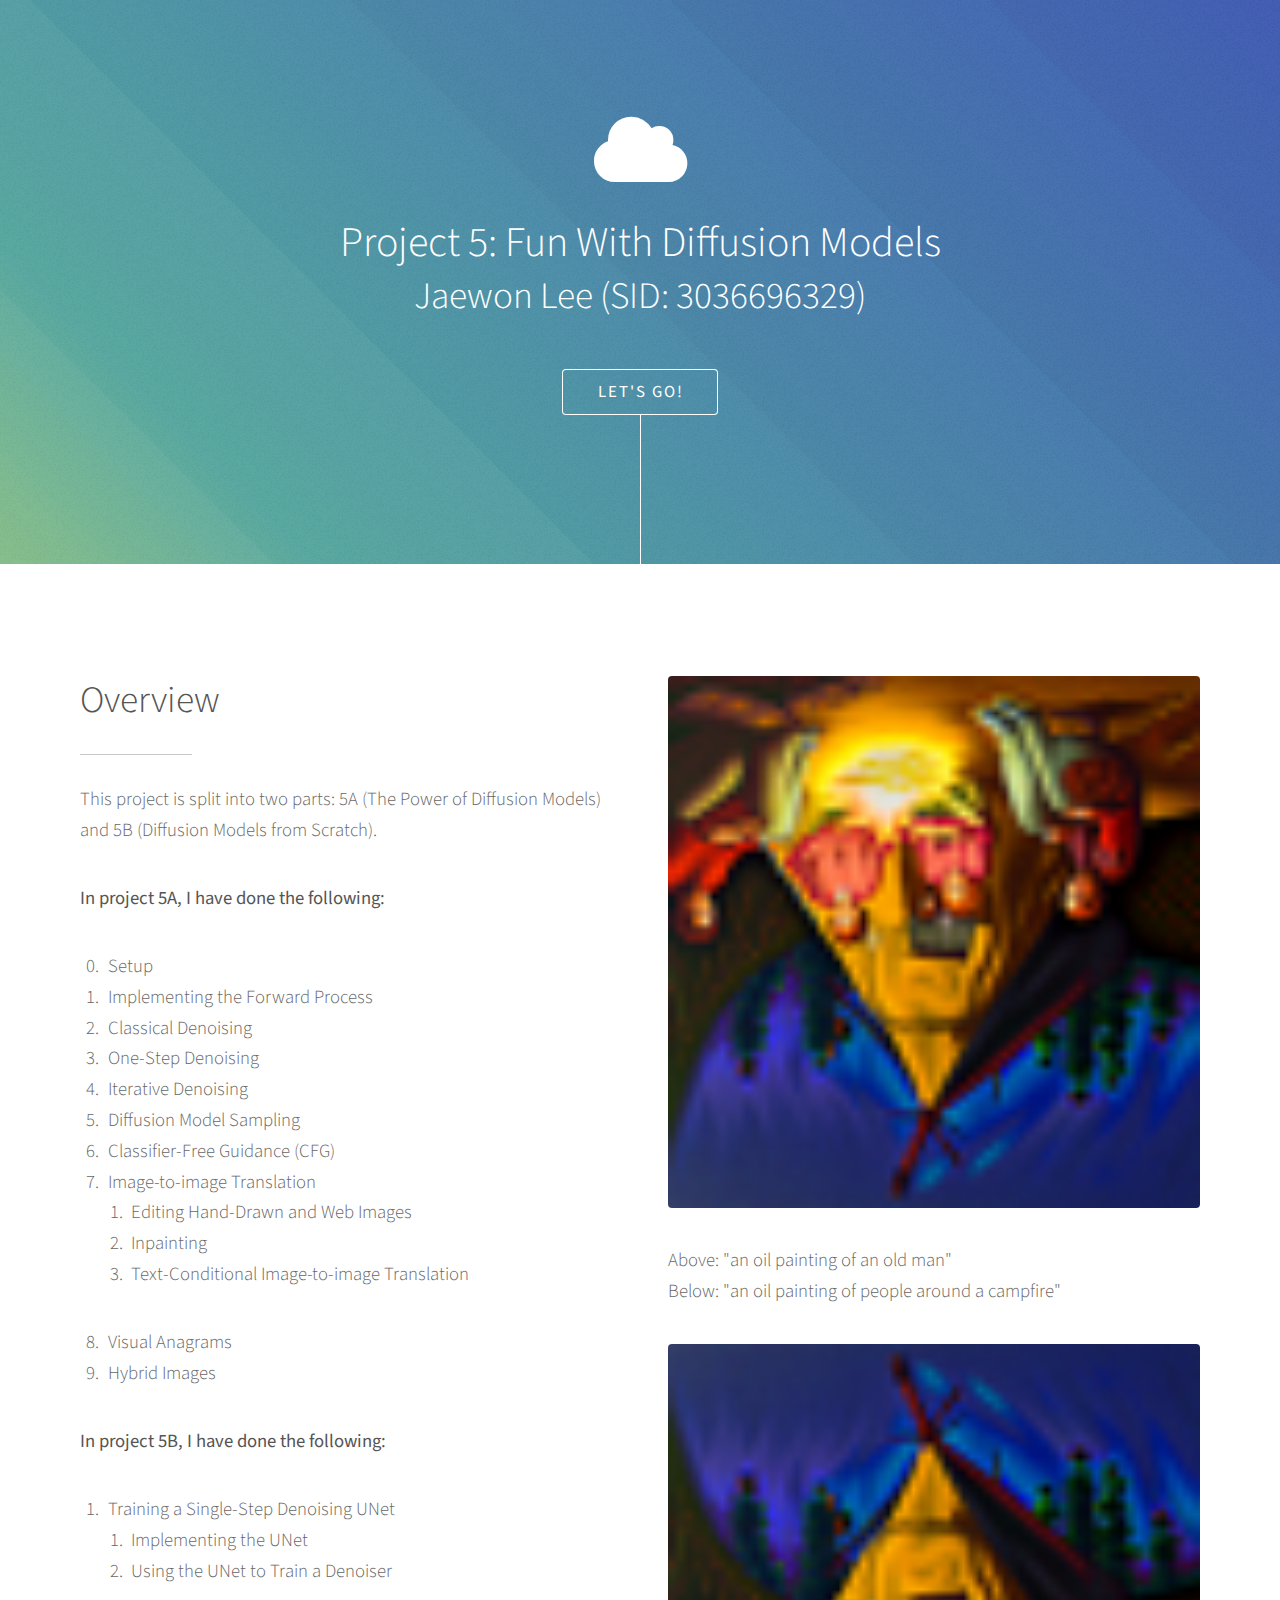
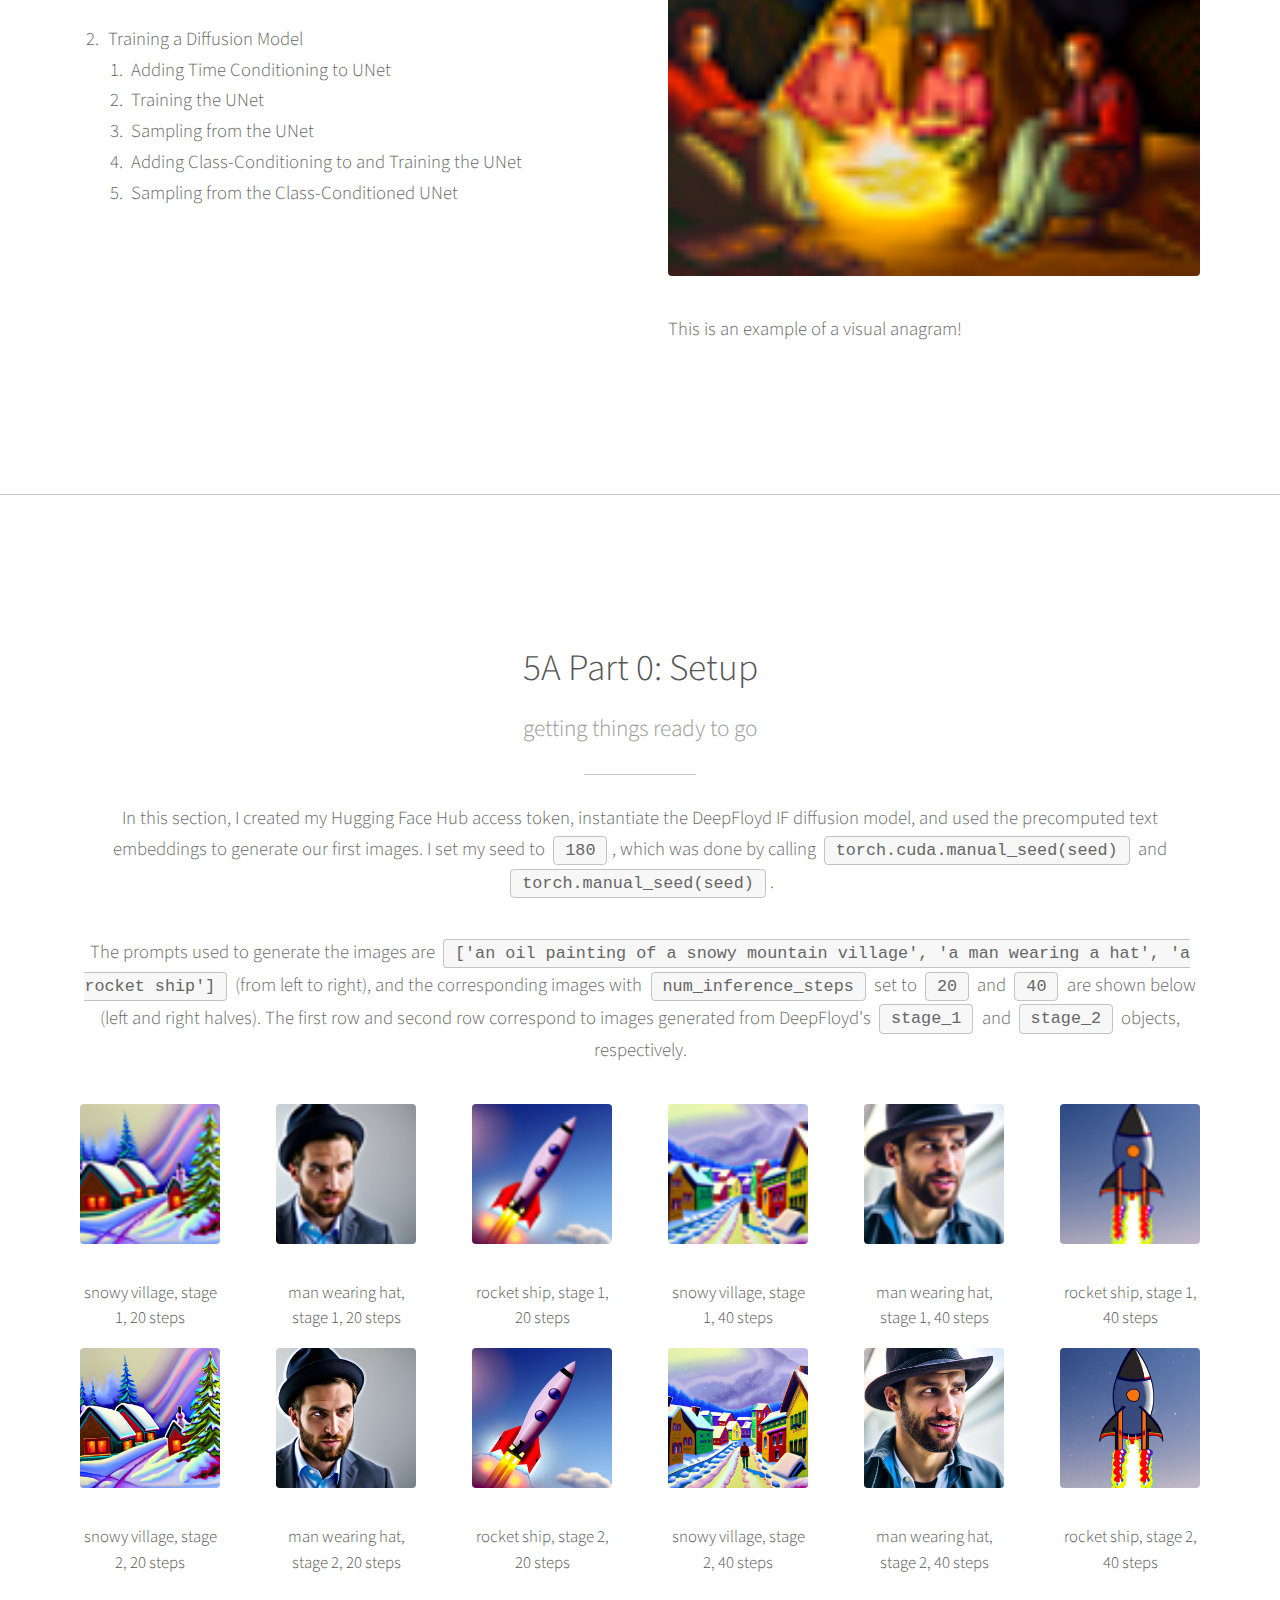
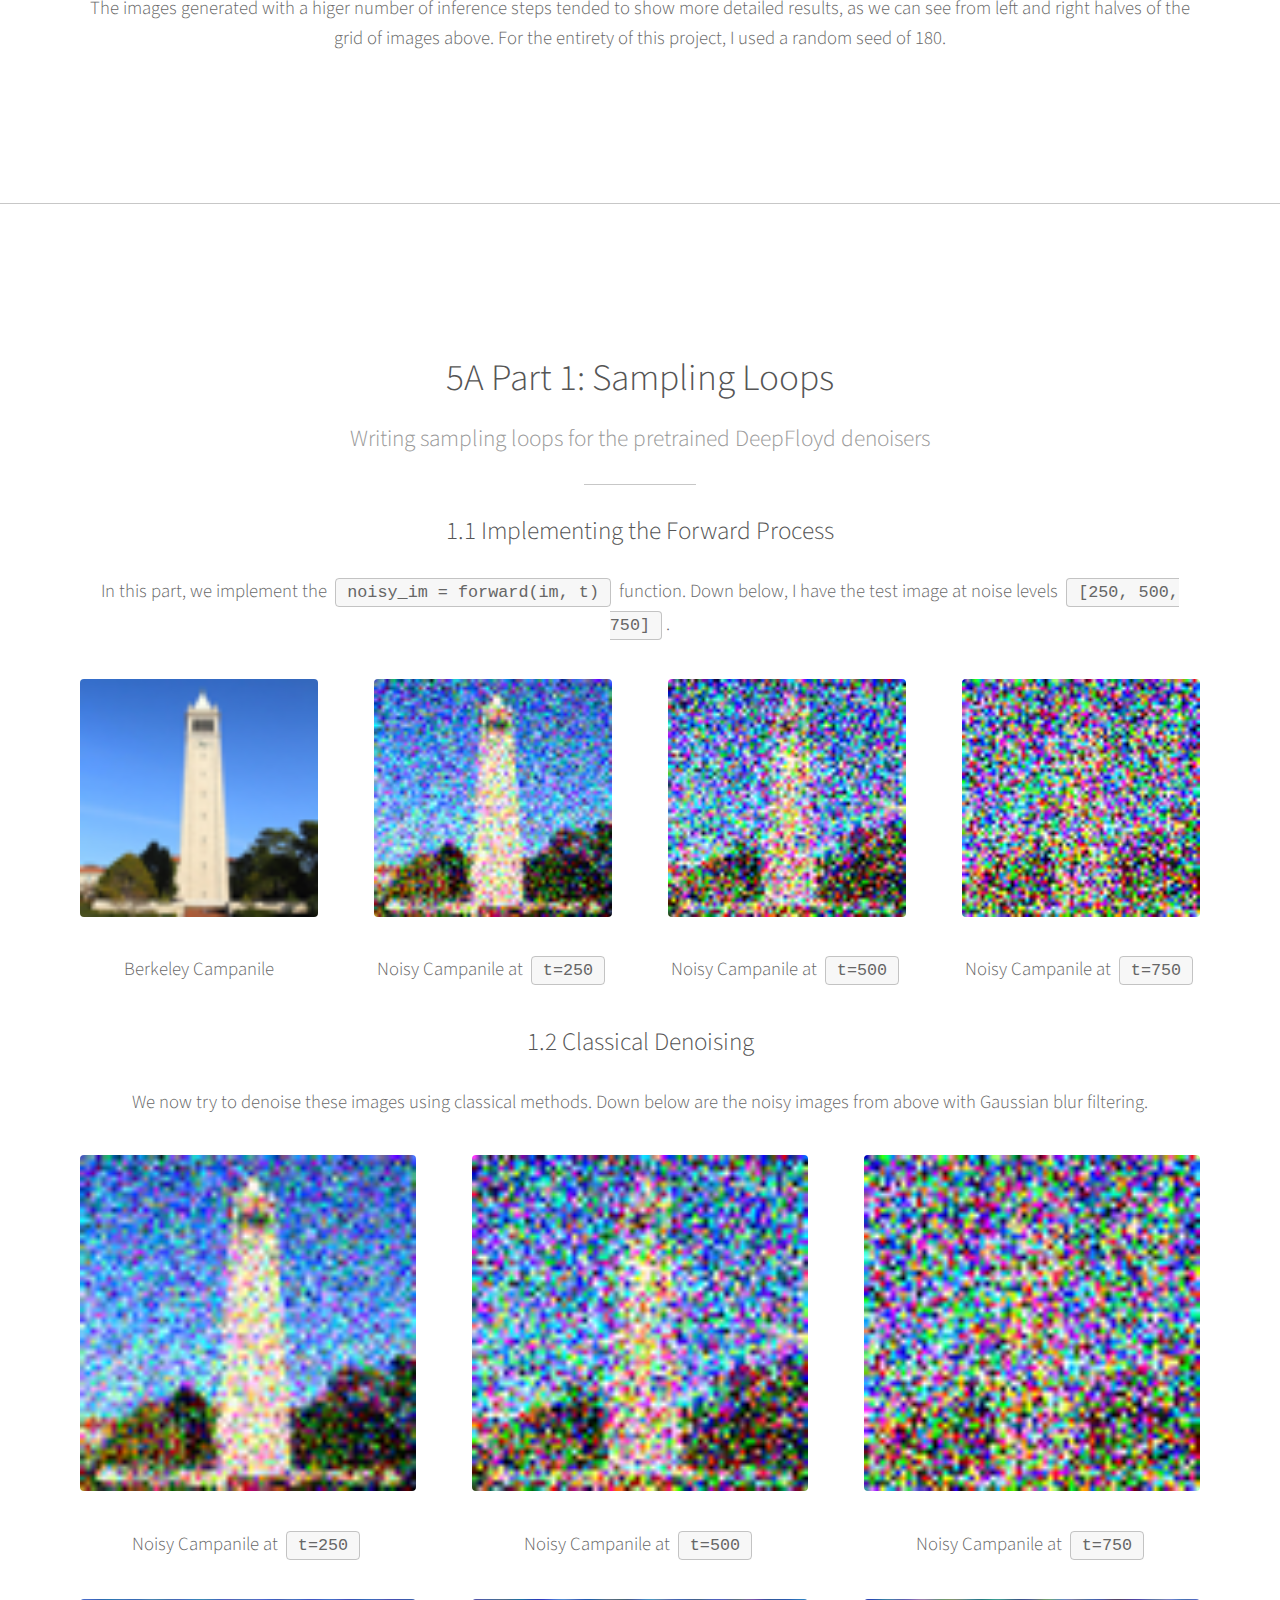
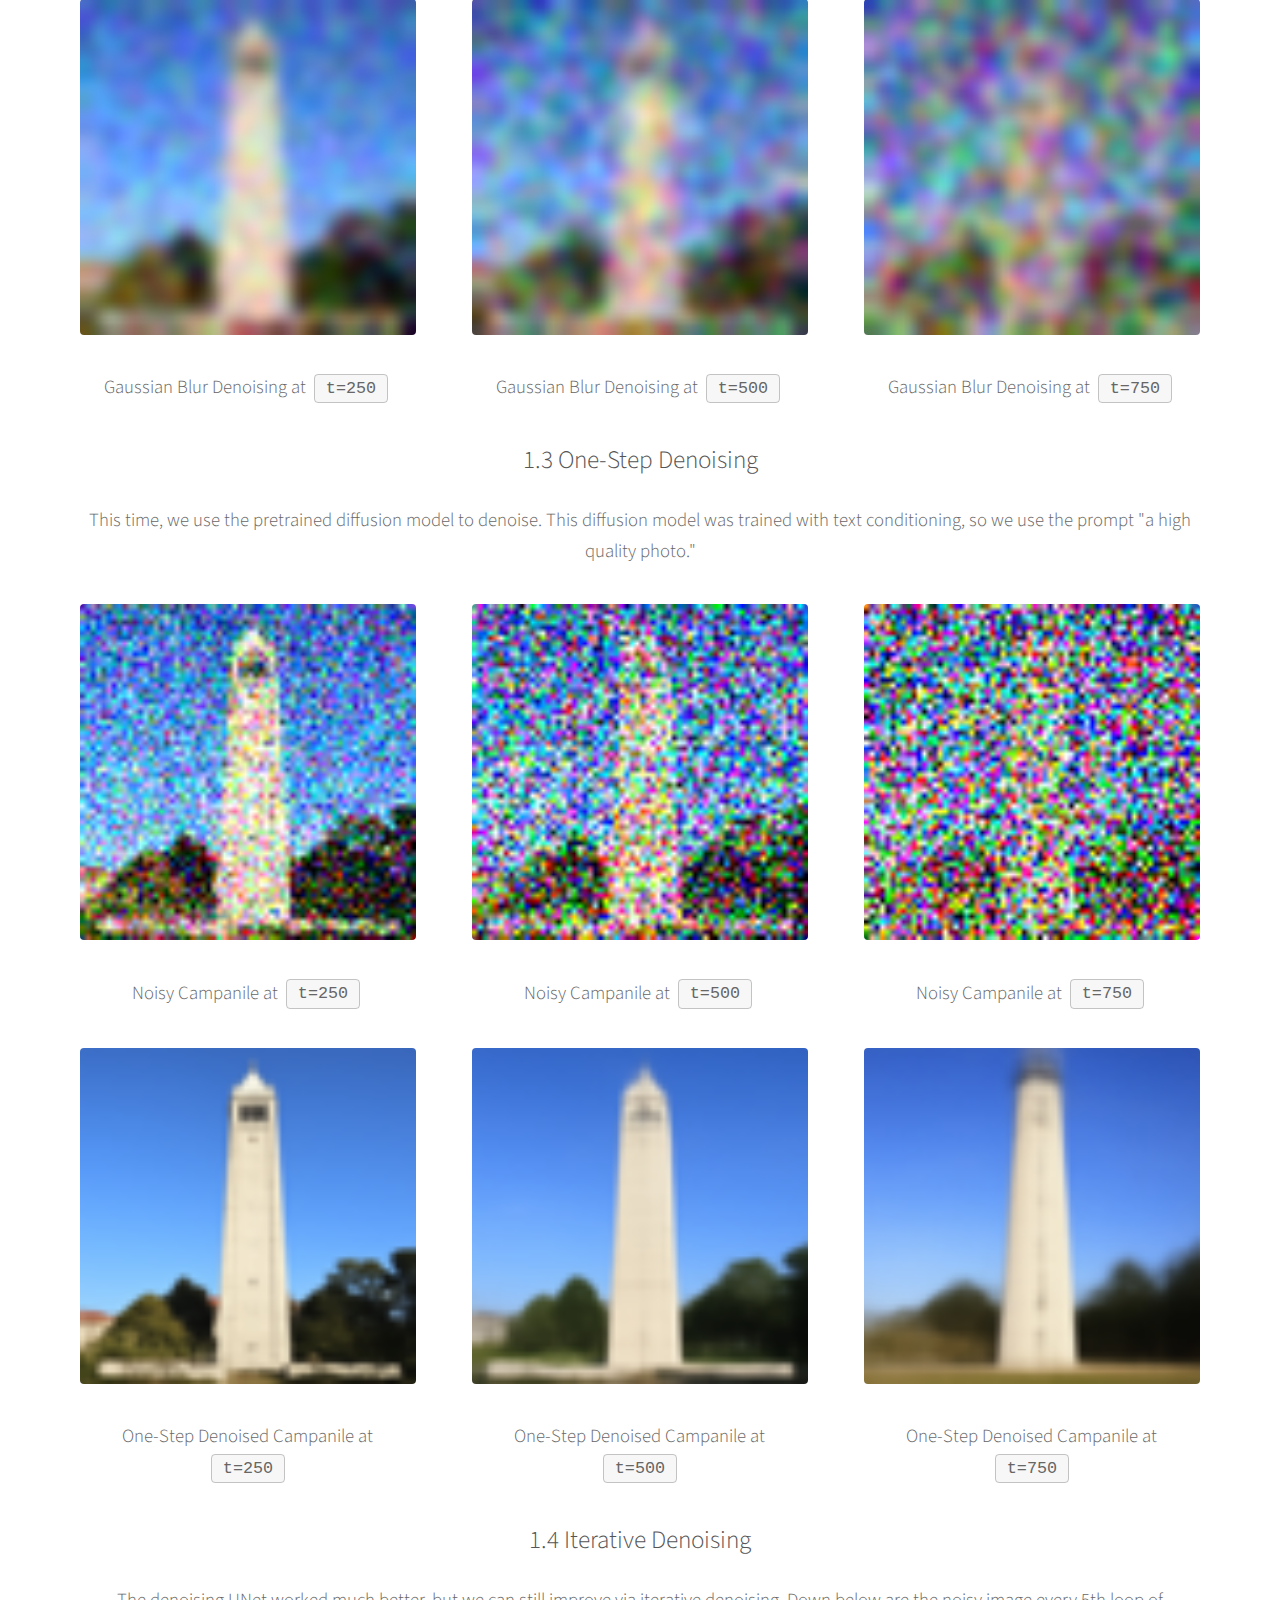
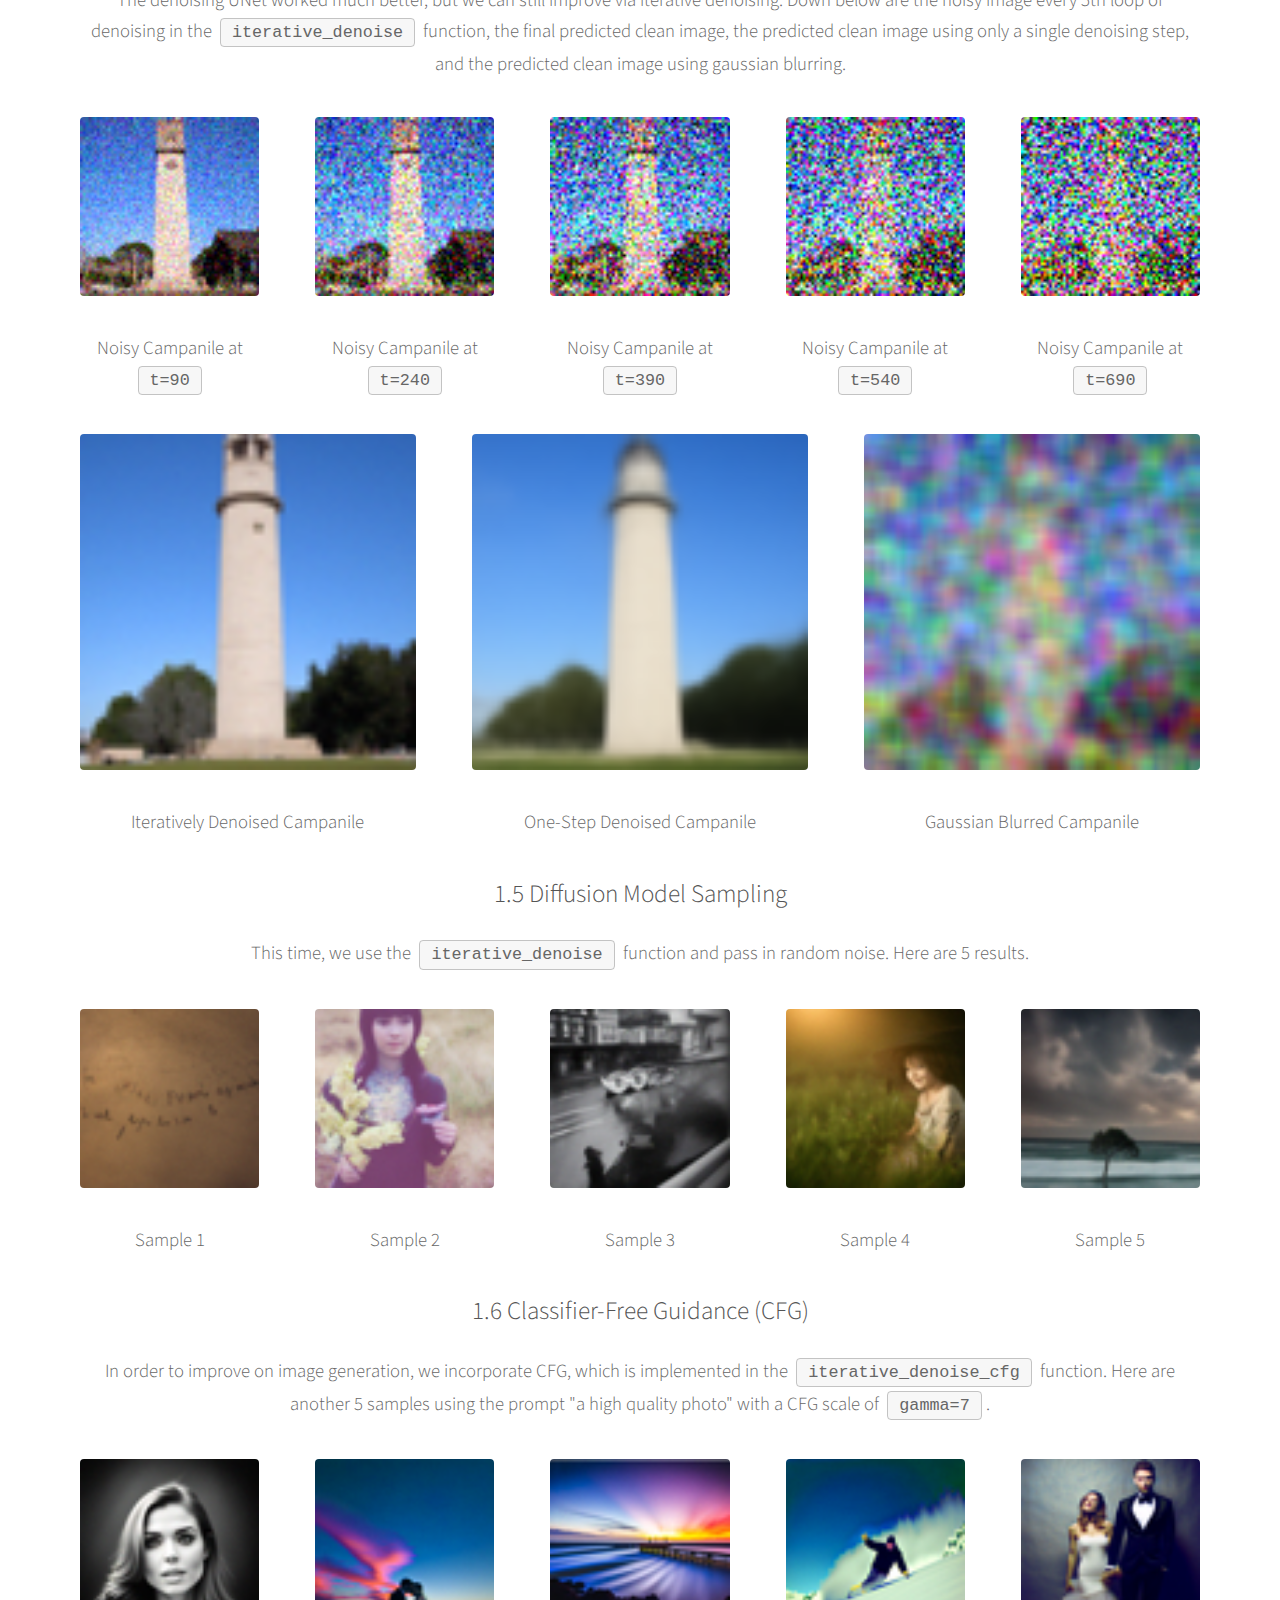
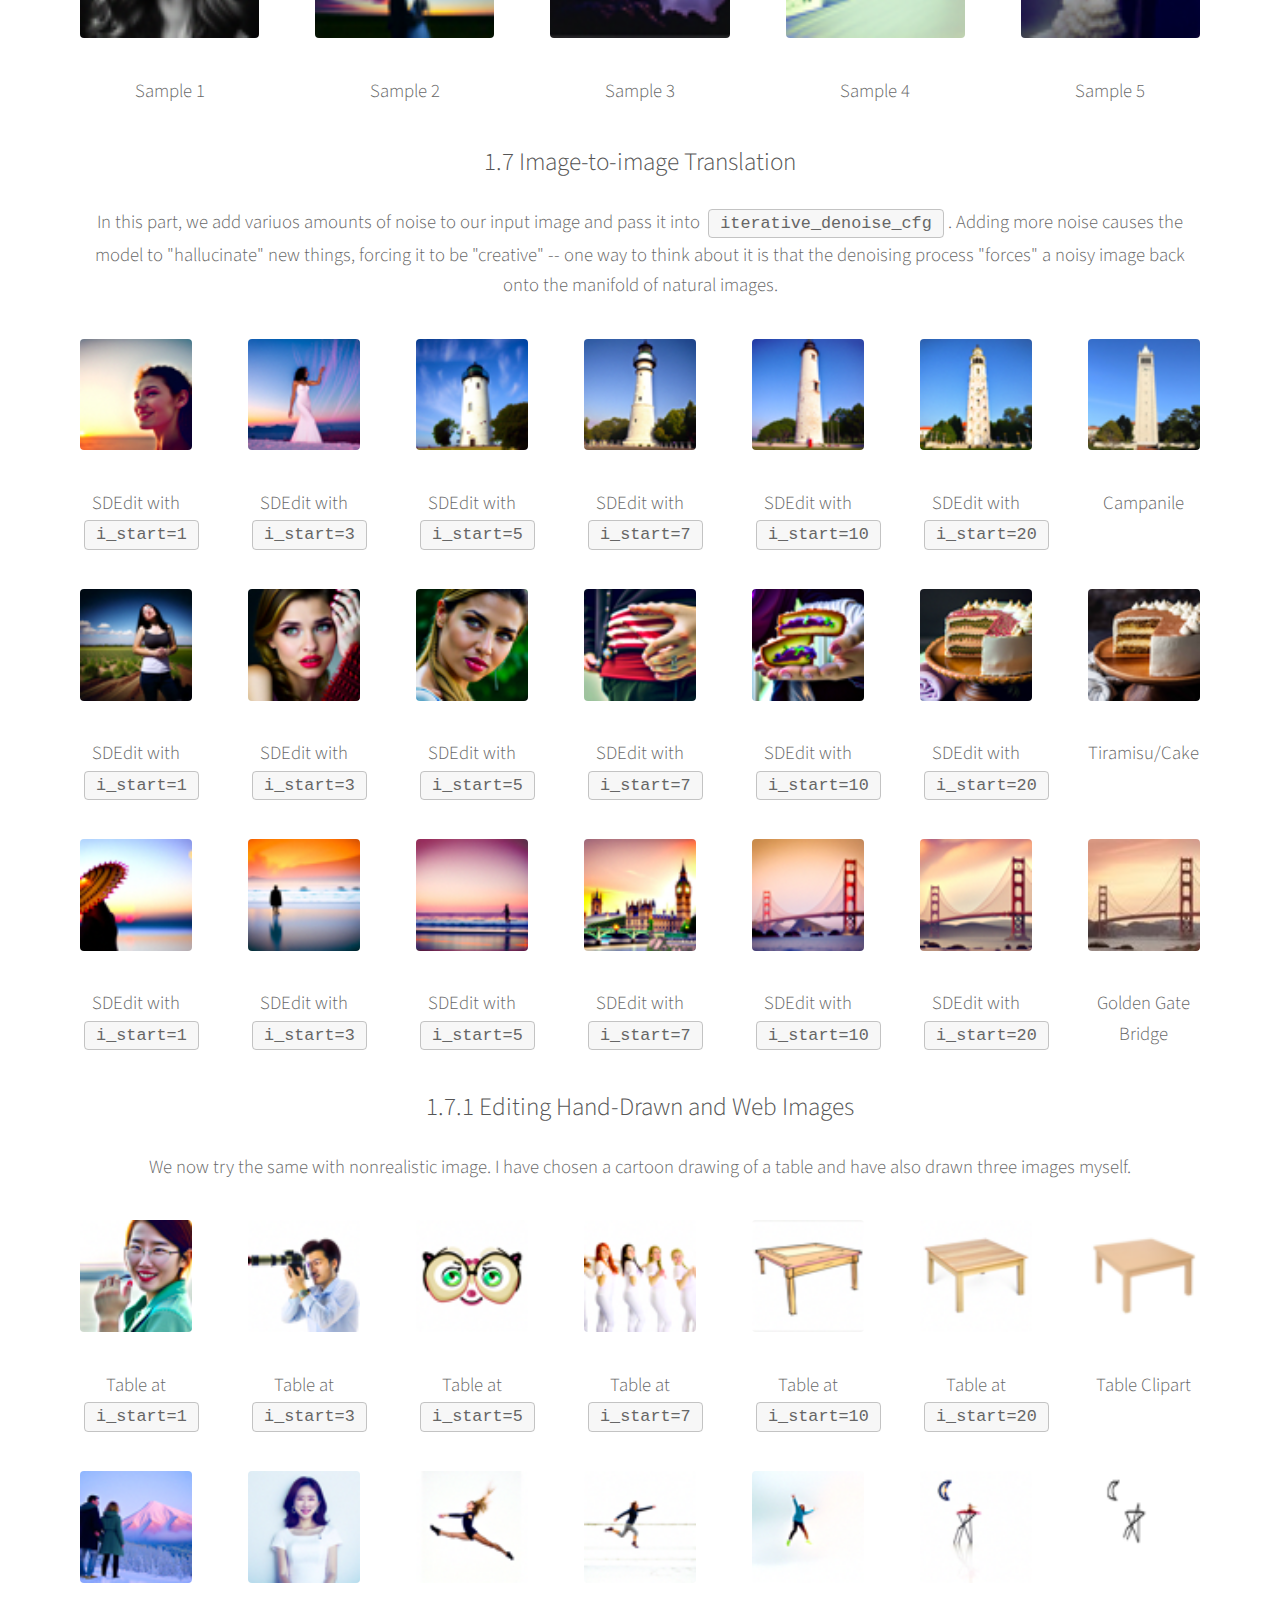
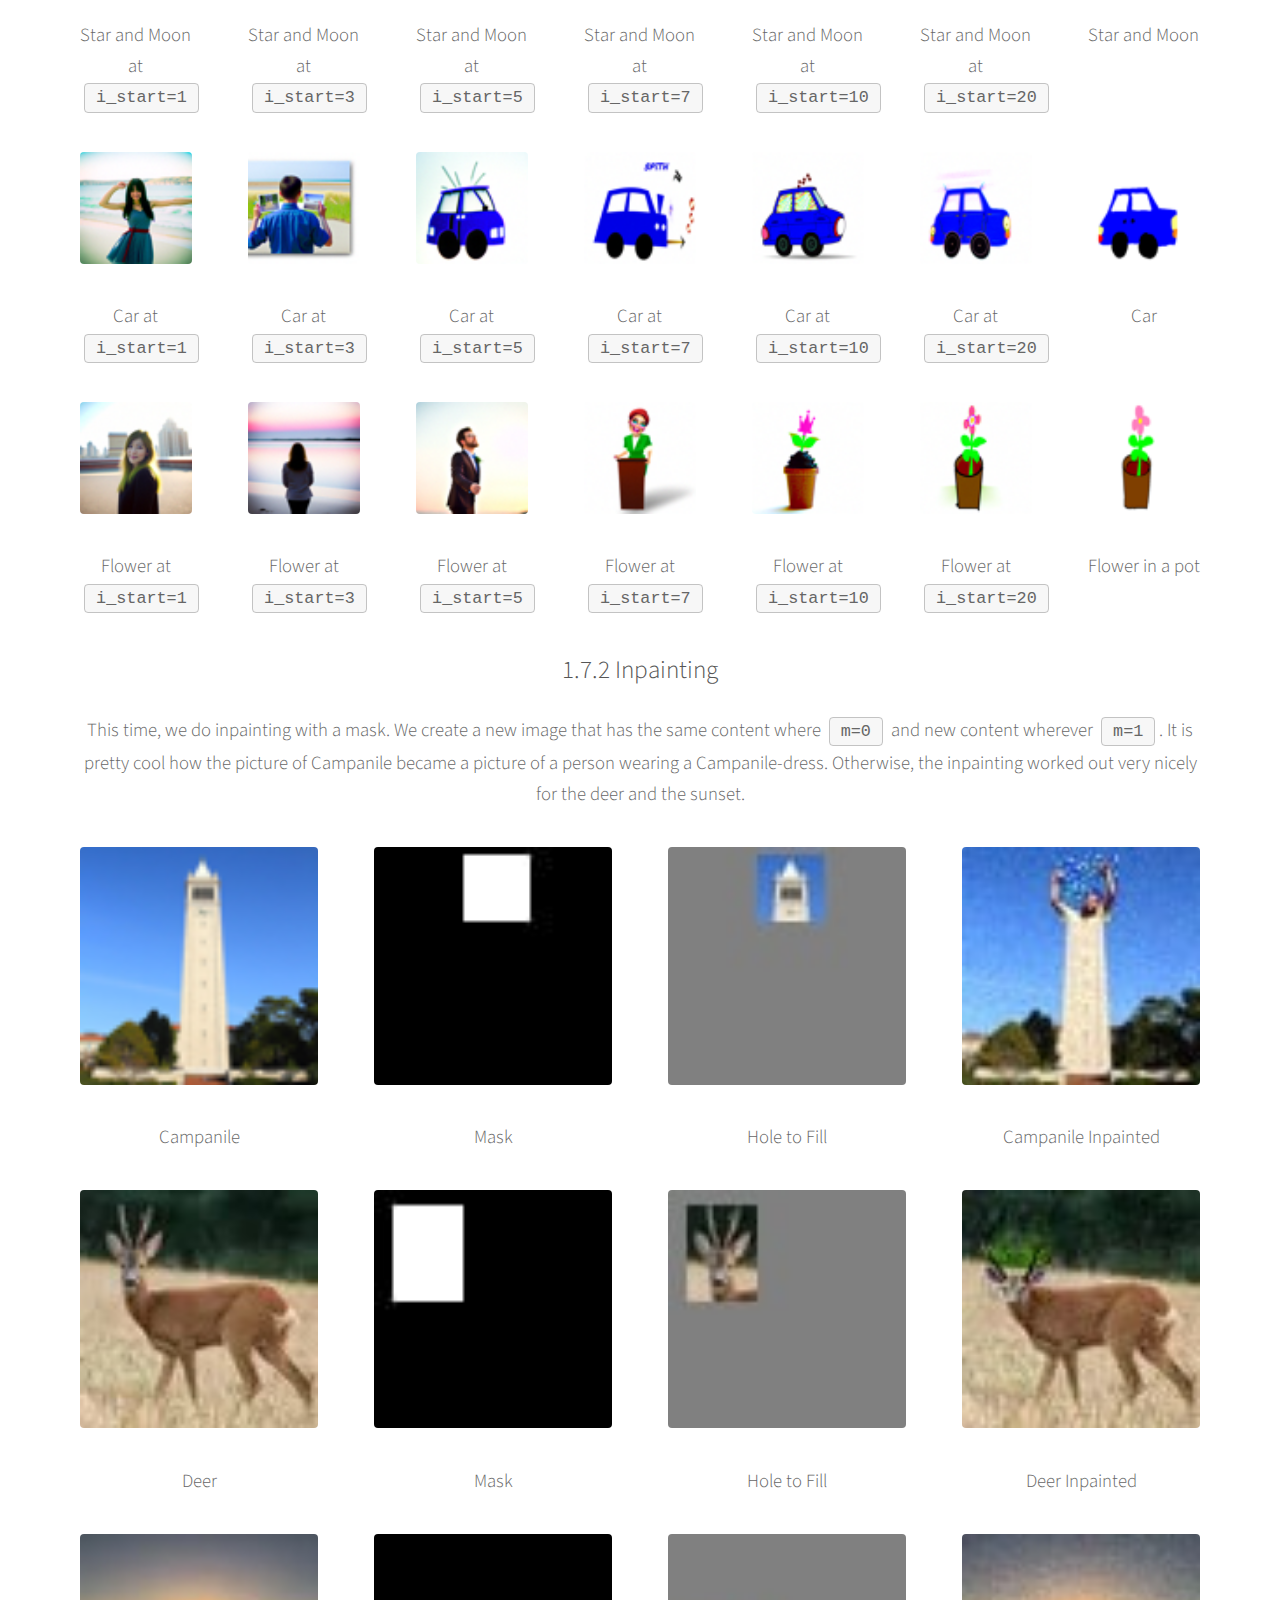
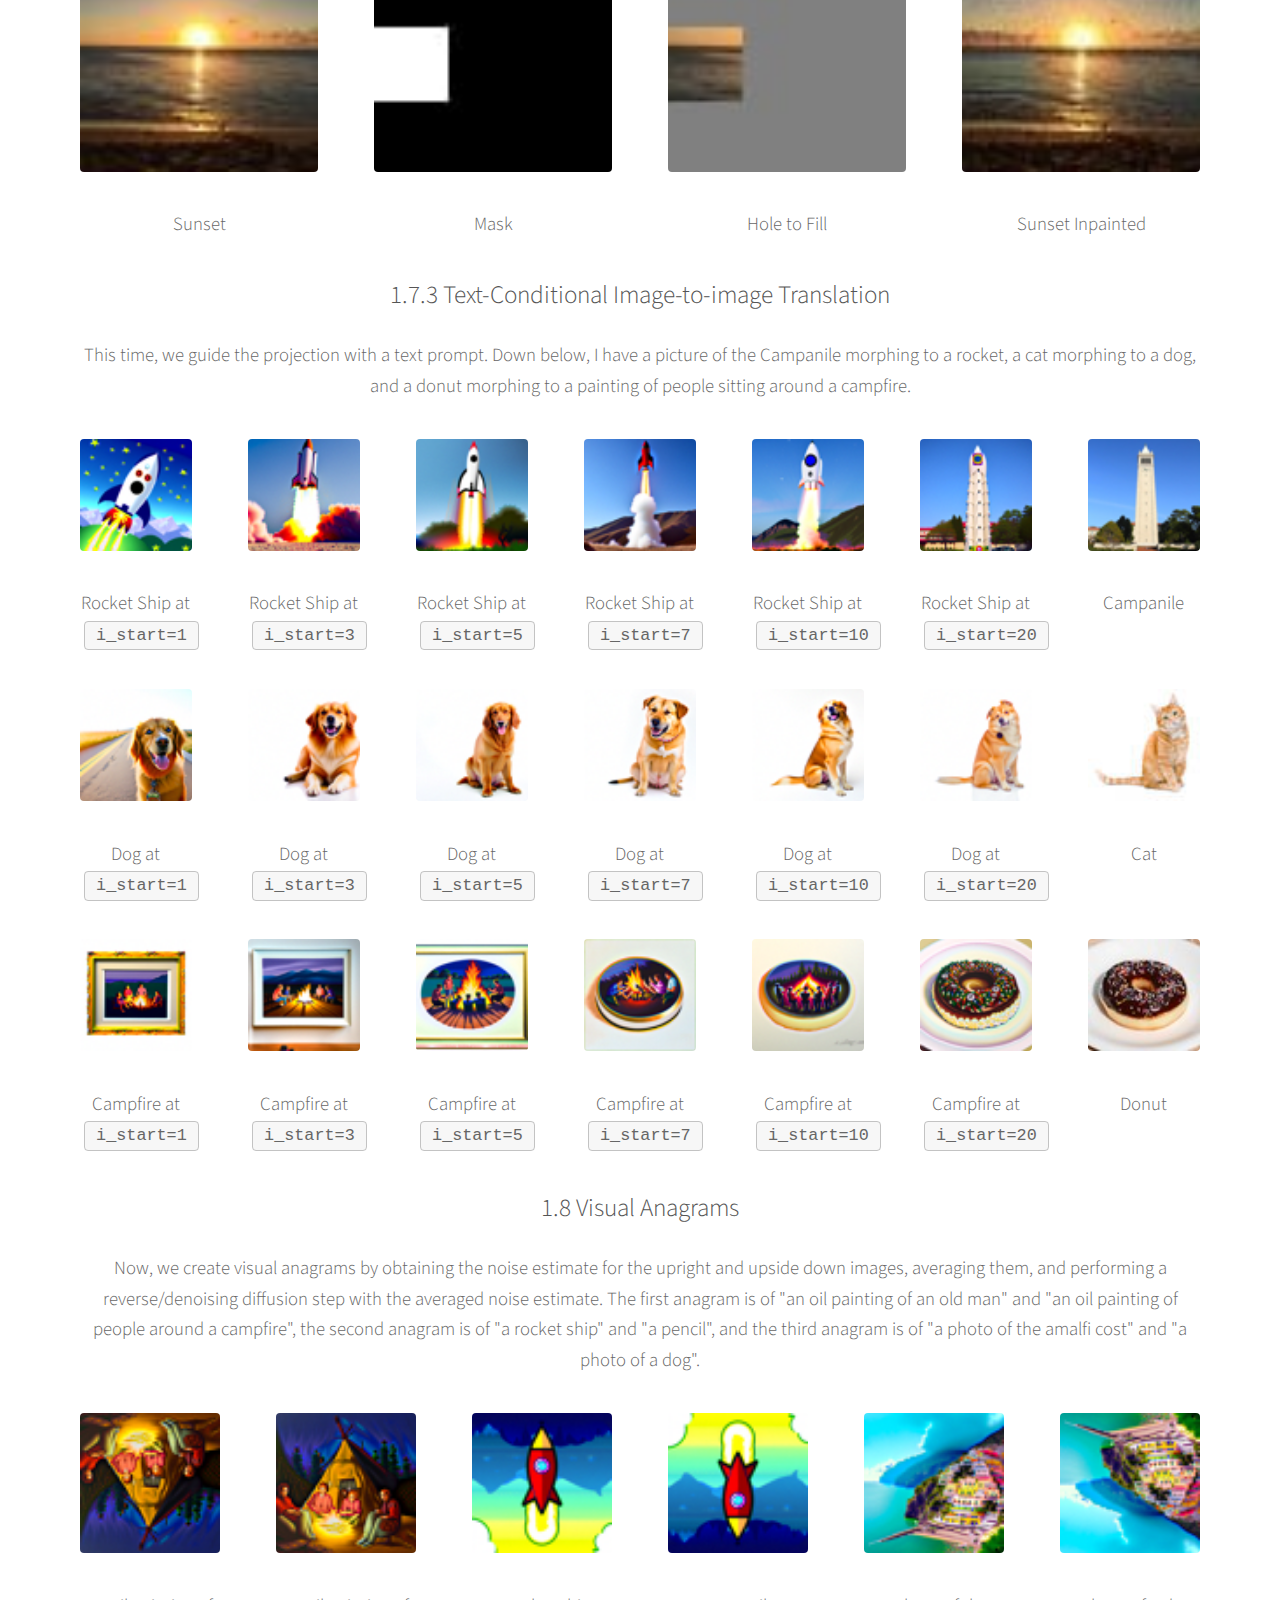
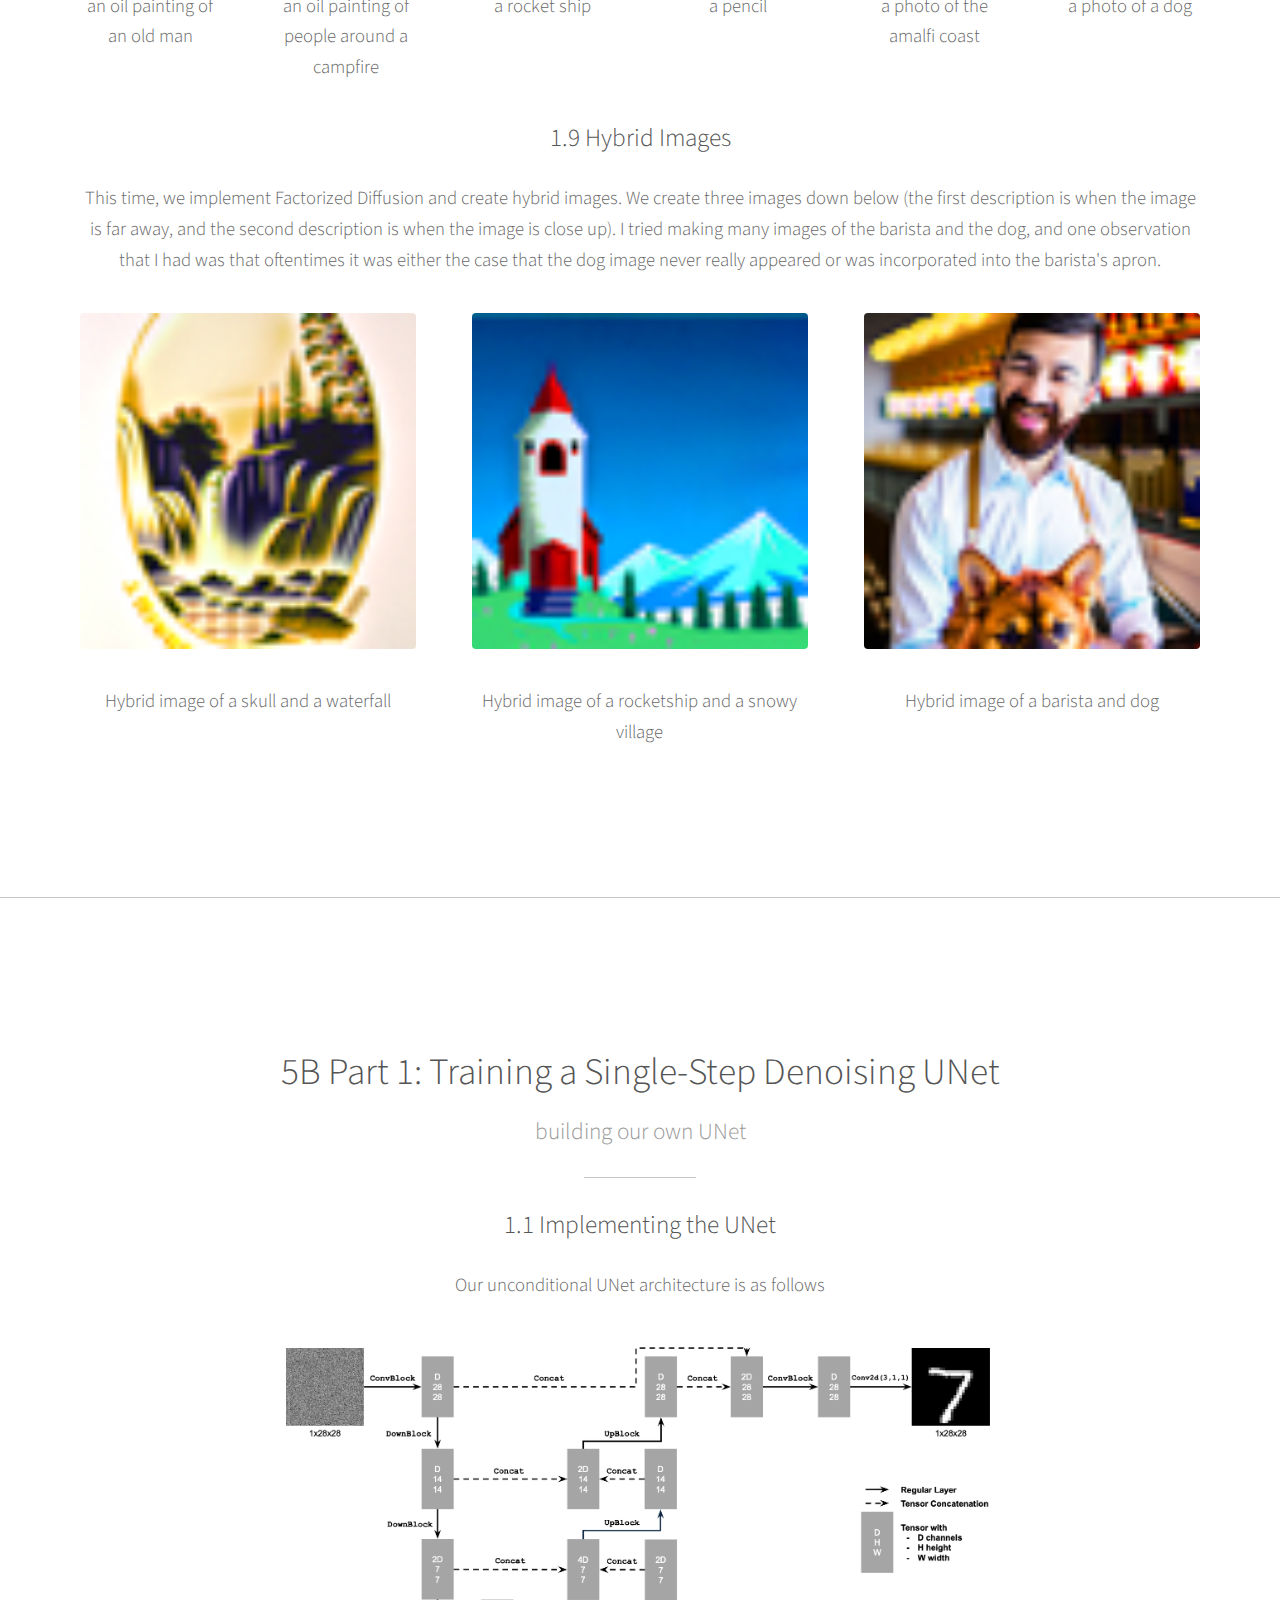
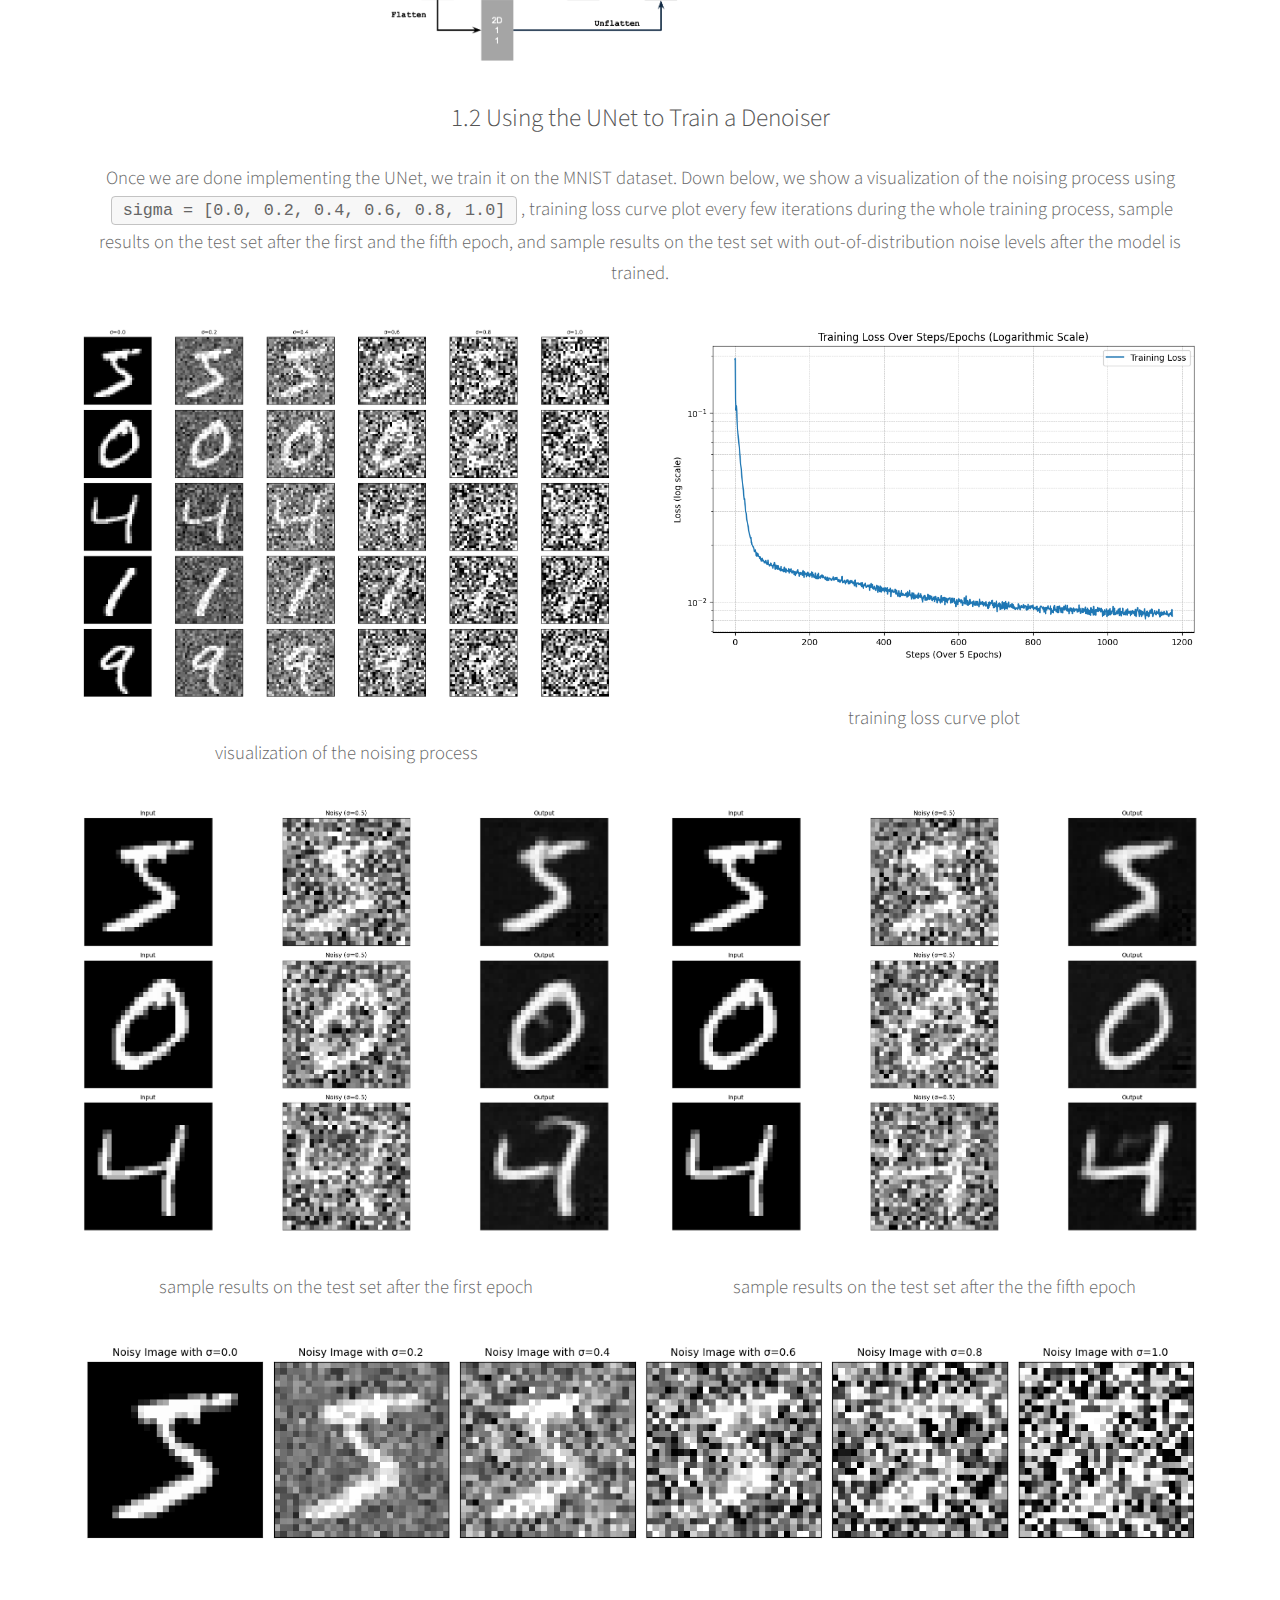
<file: 5/index.html>
<!DOCTYPE HTML>
<!--
	Photon by HTML5 UP
	html5up.net | @ajlkn
	Free for personal and commercial use under the CCA 3.0 license (html5up.net/license)
-->
<html>
	<head>
		<title>Project 5: Fun With Diffusion Models</title>
		<meta charset="utf-8" />
		<meta name="viewport" content="width=device-width, initial-scale=1, user-scalable=no" />
		<link rel="stylesheet" href="assets/css/main.css" />
		<noscript><link rel="stylesheet" href="assets/css/noscript.css" /></noscript>
	</head>
	<body class="is-preload">

		<!-- Header -->
			<section id="header">
				<div class="inner">
					<span class="icon solid major fa-cloud"></span>
					<h1><strong></strong>Project 5: Fun With Diffusion Models</strong></h1>
					<h2>Jaewon Lee (SID: 3036696329)</h2>
					<ul class="actions special">
						<li><a href="#one" class="button scrolly">Let's go!</a></li>
					</ul>
				</div>
			</section>

		<!-- One -->
			<section id="one" class="main style1">
				<div class="container">
					<div class="row gtr-150">
						<div class="col-6 col-12-medium">
							<header class="major">
								<h2>Overview</h2>
							</header>
							<p>This project is split into two parts: 5A (The Power of Diffusion Models) and 5B (Diffusion Models from Scratch).</p>
							<p><b>In project 5A, I have done the following:</b></p>
							<ol start="0">
								<li>Setup</li>
								<li>Implementing the Forward Process</li>
								<li>Classical Denoising</li>
								<li>One-Step Denoising</li>
								<li>Iterative Denoising</li>
								<li>Diffusion Model Sampling</li>
								<li>Classifier-Free Guidance (CFG)</li>
								<li>Image-to-image Translation</li>
									<ol>
										<li>Editing Hand-Drawn and Web Images</li>
										<li>Inpainting</li>
										<li>Text-Conditional Image-to-image Translation</li>
									</ol>
								<li>Visual Anagrams</li>
								<li>Hybrid Images</li>
							</ol>
							<p><b>In project 5B, I have done the following:</b></p>
							<ol>
								<li>Training a Single-Step Denoising UNet</li>
									<ol>
										<li>Implementing the UNet</li>
										<li>Using the UNet to Train a Denoiser</li>
									</ol>
								<li>Training a Diffusion Model</li>
									<ol>
										<li>Adding Time Conditioning to UNet</li>
										<li>Training the UNet</li>
										<li>Sampling from the UNet</li>
										<li>Adding Class-Conditioning to and Training the UNet</li>
										<li>Sampling from the Class-Conditioned UNet</li>
									</ol>
							</ol>
						</div>
						<div class="col-6 col-12-medium imp-medium">
							<span class="image fit"><img src="images/A_1_8_orig_1.png" alt="" /></span>
							<p>Above: "an oil painting of an old man" </br> Below: "an oil painting of people around a campfire"</p>
							<span class="image fit"><img src="images/A_1_8_orig_2.png" alt="" /></span>
							<p>This is an example of a visual anagram!</p>
						</div>
					</div>
				</div>
			</section>

		<!-- Two -->
		<hr/>
			<section id="Two" class="main style1 special">
				<div class="container">
					<header class="major">
						<h2>5A Part 0: Setup</h2>
						<p>getting things ready to go</p>
					</header>
					<p>In this section, I created my Hugging Face Hub access token, instantiate the DeepFloyd IF diffusion model, and used the precomputed text embeddings to generate our first images. I set my seed to <code>180</code>, which was done by calling <code>torch.cuda.manual_seed(seed)</code> and <code>torch.manual_seed(seed)</code>.</p>
					<p>The prompts used to generate the images are <code>['an oil painting of a snowy mountain village', 'a man wearing a hat', 'a rocket ship']</code> (from left to right), and the corresponding images with <code>num_inference_steps</code> set to <code>20</code> and <code>40</code> are shown below (left and right halves). The first row and second row correspond to images generated from DeepFloyd's <code>stage_1</code> and <code>stage_2</code> objects, respectively.</p>
					<!-- 1_0_<num_img>_<stage>_<num_inference_steps> -->
					<div class="row gtr-150">
						<div class="col-2 col-12-medium">
							<span class="image fit"><img src="images/1_0_1_1_20.png" alt="" /></span>
							<h5>snowy village, stage 1, 20 steps</h5>
						</div>
						<div class="col-2 col-12-medium">
							<span class="image fit"><img src="images/1_0_2_1_20.png" alt="" /></span>
							<h5>man wearing hat, stage 1, 20 steps</h5>
						</div>
						<div class="col-2 col-12-medium">
							<span class="image fit"><img src="images/1_0_3_1_20.png" alt="" /></span>
							<h5>rocket ship, stage 1, 20 steps</h5>
						</div>
						<div class="col-2 col-12-medium">
							<span class="image fit"><img src="images/1_0_1_1_40.png" alt="" /></span>
							<h5>snowy village, stage 1, 40 steps</h5>
						</div>
						<div class="col-2 col-12-medium">
							<span class="image fit"><img src="images/1_0_2_1_40.png" alt="" /></span>
							<h5>man wearing hat, stage 1, 40 steps</h5>
						</div>
						<div class="col-2 col-12-medium">
							<span class="image fit"><img src="images/1_0_3_1_40.png" alt="" /></span>
							<h5>rocket ship, stage 1, 40 steps</h5>
						</div>
						<div class="col-2 col-12-medium">
							<span class="image fit"><img src="images/1_0_1_2_20.png" alt="" /></span>
							<h5>snowy village, stage 2, 20 steps</h5>
						</div>
						<div class="col-2 col-12-medium">
							<span class="image fit"><img src="images/1_0_2_2_20.png" alt="" /></span>
							<h5>man wearing hat, stage 2, 20 steps</h5>
						</div>
						<div class="col-2 col-12-medium">
							<span class="image fit"><img src="images/1_0_3_2_20.png" alt="" /></span>
							<h5>rocket ship, stage 2, 20 steps</h5>
						</div>
						<div class="col-2 col-12-medium">
							<span class="image fit"><img src="images/1_0_1_2_40.png" alt="" /></span>
							<h5>snowy village, stage 2, 40 steps</h5>
						</div>
						<div class="col-2 col-12-medium">
							<span class="image fit"><img src="images/1_0_2_2_40.png" alt="" /></span>
							<h5>man wearing hat, stage 2, 40 steps</h5>
						</div>
						<div class="col-2 col-12-medium">
							<span class="image fit"><img src="images/1_0_3_2_40.png" alt="" /></span>
							<h5>rocket ship, stage 2, 40 steps</h5>
						</div>
					</div>
					<p>The images generated with a higer number of inference steps tended to show more detailed results, as we can see from left and right halves of the grid of images above. For the entirety of this project, I used a random seed of 180.</p>
				</div>
			</section>

		<!-- Three -->
		<hr/>
			<section id="Three" class="main style1 special">
				<div class="container">
					<header class="major">
						<h2>5A Part 1: Sampling Loops</h2>
						<p>Writing sampling loops for the pretrained DeepFloyd denoisers</p>
					</header>
					<h3>1.1 Implementing the Forward Process</h3>
					<p>In this part, we implement the <code>noisy_im = forward(im, t)</code> function. Down below, I have the test image at noise levels <code>[250, 500, 750]</code>.</p>
					<div class="row gtr-150">
						<div class="col-3 col-12-medium">
							<span class="image fit"><img src="images/A_1_1_campanile.png" alt="" /></span>
							<p>Berkeley Campanile</p>
						</div>
						<div class="col-3 col-12-medium">
							<span class="image fit"><img src="images/A_1_1_250.png" alt="" /></span>
							<p>Noisy Campanile at <code>t=250</code></p>
						</div>
						<div class="col-3 col-12-medium">
							<span class="image fit"><img src="images/A_1_1_500.png" alt="" /></span>
							<p>Noisy Campanile at <code>t=500</code></p>
						</div>
						<div class="col-3 col-12-medium">
							<span class="image fit"><img src="images/A_1_1_750.png" alt="" /></span>
							<p>Noisy Campanile at <code>t=750</code></p>
						</div>
					</div>
					<h3>1.2 Classical Denoising</h3>
					<p>We now try to denoise these images using classical methods. Down below are the noisy images from above with Gaussian blur filtering.</p>
					<div class="row gtr-150">
						<div class="col-4 col-12-medium">
							<span class="image fit"><img src="images/A_1_1_250.png" alt="" /></span>
							<p>Noisy Campanile at <code>t=250</code></p>
						</div>
						<div class="col-4 col-12-medium">
							<span class="image fit"><img src="images/A_1_1_500.png" alt="" /></span>
							<p>Noisy Campanile at <code>t=500</code></p>
						</div>
						<div class="col-4 col-12-medium">
							<span class="image fit"><img src="images/A_1_1_750.png" alt="" /></span>
							<p>Noisy Campanile at <code>t=750</code></p>
						</div>
						<div class="col-4 col-12-medium">
							<span class="image fit"><img src="images/A_1_2_250.png" alt="" /></span>
							<p>Gaussian Blur Denoising at <code>t=250</code></p>
						</div>
						<div class="col-4 col-12-medium">
							<span class="image fit"><img src="images/A_1_2_500.png" alt="" /></span>
							<p>Gaussian Blur Denoising at <code>t=500</code></p>
						</div>
						<div class="col-4 col-12-medium">
							<span class="image fit"><img src="images/A_1_2_750.png" alt="" /></span>
							<p>Gaussian Blur Denoising at <code>t=750</code></p>
						</div>
					</div>
					<h3>1.3 One-Step Denoising</h3>
					<p>This time, we use the pretrained diffusion model to denoise. This diffusion model was trained with text conditioning, so we use the prompt "a high quality photo."</p>
					<div class="row gtr-150">
						<div class="col-4 col-12-medium">
							<span class="image fit"><img src="images/A_1_3_250_noisy.png" alt="" /></span>
							<p>Noisy Campanile at <code>t=250</code></p>
						</div>
						<div class="col-4 col-12-medium">
							<span class="image fit"><img src="images/A_1_3_500_noisy.png" alt="" /></span>
							<p>Noisy Campanile at <code>t=500</code></p>
						</div>
						<div class="col-4 col-12-medium">
							<span class="image fit"><img src="images/A_1_3_750_noisy.png" alt="" /></span>
							<p>Noisy Campanile at <code>t=750</code></p>
						</div>
						<div class="col-4 col-12-medium">
							<span class="image fit"><img src="images/A_1_3_250_onestep.png" alt="" /></span>
							<p>One-Step Denoised Campanile at <code>t=250</code></p>
						</div>
						<div class="col-4 col-12-medium">
							<span class="image fit"><img src="images/A_1_3_500_onestep.png" alt="" /></span>
							<p>One-Step Denoised Campanile at <code>t=500</code></p>
						</div>
						<div class="col-4 col-12-medium">
							<span class="image fit"><img src="images/A_1_3_750_onestep.png" alt="" /></span>
							<p>One-Step Denoised Campanile at <code>t=750</code></p>
						</div>
					</div>
					<h3>1.4 Iterative Denoising</h3>
					<p>The denoising UNet worked much better, but we can still improve via iterative denoising. Down below are the noisy image every 5th loop of denoising in the <code>iterative_denoise</code> function, the final predicted clean image, the predicted clean image using only a single denoising step, and the predicted clean image using gaussian blurring.</p>
					<div class="row gtr-150">
						<div class="col-13 col-12-medium">
							<span class="image fit"><img src="images/A_1_4_noisy_90.png" alt="" /></span>
							<p>Noisy Campanile at <code>t=90</code></p>
						</div>
						<div class="col-13 col-12-medium">
							<span class="image fit"><img src="images/A_1_4_noisy_240.png" alt="" /></span>
							<p>Noisy Campanile at <code>t=240</code></p>
						</div>
						<div class="col-13 col-12-medium">
							<span class="image fit"><img src="images/A_1_4_noisy_390.png" alt="" /></span>
							<p>Noisy Campanile at <code>t=390</code></p>
						</div>
						<div class="col-13 col-12-medium">
							<span class="image fit"><img src="images/A_1_4_noisy_540.png" alt="" /></span>
							<p>Noisy Campanile at <code>t=540</code></p>
						</div>
						<div class="col-13 col-12-medium">
							<span class="image fit"><img src="images/A_1_4_noisy_690.png" alt="" /></span>
							<p>Noisy Campanile at <code>t=690</code></p>
						</div>
						<div class="col-4 col-12-medium">
							<span class="image fit"><img src="images/A_1_4_iterative.png" alt="" /></span>
							<p>Iteratively Denoised Campanile</code></p>
						</div>
						<div class="col-4 col-12-medium">
							<span class="image fit"><img src="images/A_1_4_onestep.png" alt="" /></span>
							<p>One-Step Denoised Campanile</code></p>
						</div>
						<div class="col-4 col-12-medium">
							<span class="image fit"><img src="images/A_1_4_gaussian.png" alt="" /></span>
							<p>Gaussian Blurred Campanile</p>
						</div>
					</div>
					<h3>1.5 Diffusion Model Sampling</h3>
					<p>This time, we use the <code>iterative_denoise</code> function and pass in random noise. Here are 5 results.</p>
					<div class="row gtr-150">
						<div class="col-13 col-12-medium">
							<span class="image fit"><img src="images/A_1_5_1.png" alt="" /></span>
							<p>Sample 1</p>
						</div>
						<div class="col-13 col-12-medium">
							<span class="image fit"><img src="images/A_1_5_2.png" alt="" /></span>
							<p>Sample 2</p>
						</div>
						<div class="col-13 col-12-medium">
							<span class="image fit"><img src="images/A_1_5_3.png" alt="" /></span>
							<p>Sample 3</p>
						</div>
						<div class="col-13 col-12-medium">
							<span class="image fit"><img src="images/A_1_5_4.png" alt="" /></span>
							<p>Sample 4</p>
						</div>
						<div class="col-13 col-12-medium">
							<span class="image fit"><img src="images/A_1_5_5.png" alt="" /></span>
							<p>Sample 5</p>
						</div>
					</div>
					<h3>1.6 Classifier-Free Guidance (CFG)</h3>
					<p>In order to improve on image generation, we incorporate CFG, which is implemented in the <code>iterative_denoise_cfg</code> function. Here are another 5 samples using the prompt "a high quality photo" with a CFG scale of <code>gamma=7</code>.</p>
					<div class="row gtr-150">
						<div class="col-13 col-12-medium">
							<span class="image fit"><img src="images/A_1_6_1.png" alt="" /></span>
							<p>Sample 1</p>
						</div>
						<div class="col-13 col-12-medium">
							<span class="image fit"><img src="images/A_1_6_2.png" alt="" /></span>
							<p>Sample 2</p>
						</div>
						<div class="col-13 col-12-medium">
							<span class="image fit"><img src="images/A_1_6_3.png" alt="" /></span>
							<p>Sample 3</p>
						</div>
						<div class="col-13 col-12-medium">
							<span class="image fit"><img src="images/A_1_6_4.png" alt="" /></span>
							<p>Sample 4</p>
						</div>
						<div class="col-13 col-12-medium">
							<span class="image fit"><img src="images/A_1_6_5.png" alt="" /></span>
							<p>Sample 5</p>
						</div>
					</div>
					<h3>1.7 Image-to-image Translation</h3>
					<p>In this part, we add variuos amounts of noise to our input image and pass it into <code>iterative_denoise_cfg</code>. Adding more noise causes the model to "hallucinate" new things, forcing it to be "creative" -- one way to think about it is that the denoising process "forces" a noisy image back onto the manifold of natural images.</p>
					<div class="row gtr-150">
						<div class="col-14 col-12-medium">
							<span class="image fit"><img src="images/A_1_7_test_1.png" alt="" /></span>
							<p>SDEdit with <code>i_start=1</code></p>
						</div>
						<div class="col-14 col-12-medium">
							<span class="image fit"><img src="images/A_1_7_test_3.png" alt="" /></span>
							<p>SDEdit with <code>i_start=3</code></p>
						</div>
						<div class="col-14 col-12-medium">
							<span class="image fit"><img src="images/A_1_7_test_5.png" alt="" /></span>
							<p>SDEdit with <code>i_start=5</code></p>
						</div>
						<div class="col-14 col-12-medium">
							<span class="image fit"><img src="images/A_1_7_test_7.png" alt="" /></span>
							<p>SDEdit with <code>i_start=7</code></p>
						</div>
						<div class="col-14 col-12-medium">
							<span class="image fit"><img src="images/A_1_7_test_10.png" alt="" /></span>
							<p>SDEdit with <code>i_start=10</code></p>
						</div>
						<div class="col-14 col-12-medium">
							<span class="image fit"><img src="images/A_1_7_test_20.png" alt="" /></span>
							<p>SDEdit with <code>i_start=20</code></p>
						</div>
						<div class="col-14 col-12-medium">
							<span class="image fit"><img src="images/A_1_1_campanile.png" alt="" /></span>
							<p>Campanile</code></p>
						</div>
						<div class="col-14 col-12-medium">
							<span class="image fit"><img src="images/A_1_7_im1_1.png" alt="" /></span>
							<p>SDEdit with <code>i_start=1</code></p>
						</div>
						<div class="col-14 col-12-medium">
							<span class="image fit"><img src="images/A_1_7_im1_3.png" alt="" /></span>
							<p>SDEdit with <code>i_start=3</code></p>
						</div>
						<div class="col-14 col-12-medium">
							<span class="image fit"><img src="images/A_1_7_im1_5.png" alt="" /></span>
							<p>SDEdit with <code>i_start=5</code></p>
						</div>
						<div class="col-14 col-12-medium">
							<span class="image fit"><img src="images/A_1_7_im1_7.png" alt="" /></span>
							<p>SDEdit with <code>i_start=7</code></p>
						</div>
						<div class="col-14 col-12-medium">
							<span class="image fit"><img src="images/A_1_7_im1_10.png" alt="" /></span>
							<p>SDEdit with <code>i_start=10</code></p>
						</div>
						<div class="col-14 col-12-medium">
							<span class="image fit"><img src="images/A_1_7_im1_20.png" alt="" /></span>
							<p>SDEdit with <code>i_start=20</code></p>
						</div>
						<div class="col-14 col-12-medium">
							<span class="image fit"><img src="images/A_1_7_im1_orig.png" alt="" /></span>
							<p>Tiramisu/Cake</code></p>
						</div>
						<div class="col-14 col-12-medium">
							<span class="image fit"><img src="images/A_1_7_im2_1.png" alt="" /></span>
							<p>SDEdit with <code>i_start=1</code></p>
						</div>
						<div class="col-14 col-12-medium">
							<span class="image fit"><img src="images/A_1_7_im2_3.png" alt="" /></span>
							<p>SDEdit with <code>i_start=3</code></p>
						</div>
						<div class="col-14 col-12-medium">
							<span class="image fit"><img src="images/A_1_7_im2_5.png" alt="" /></span>
							<p>SDEdit with <code>i_start=5</code></p>
						</div>
						<div class="col-14 col-12-medium">
							<span class="image fit"><img src="images/A_1_7_im2_7.png" alt="" /></span>
							<p>SDEdit with <code>i_start=7</code></p>
						</div>
						<div class="col-14 col-12-medium">
							<span class="image fit"><img src="images/A_1_7_im2_10.png" alt="" /></span>
							<p>SDEdit with <code>i_start=10</code></p>
						</div>
						<div class="col-14 col-12-medium">
							<span class="image fit"><img src="images/A_1_7_im2_20.png" alt="" /></span>
							<p>SDEdit with <code>i_start=20</code></p>
						</div>
						<div class="col-14 col-12-medium">
							<span class="image fit"><img src="images/A_1_7_im2_orig.jpg" alt="" /></span>
							<p>Golden Gate Bridge</code></p>
						</div>
					</div>
					<h3>1.7.1 Editing Hand-Drawn and Web Images</h3>
					<p>We now try the same with nonrealistic image. I have chosen a cartoon drawing of a table and have also drawn three images myself.</p>
					<div class="row gtr-150">
						<div class="col-14 col-12-medium">
							<span class="image fit"><img src="images/A_1_7_1_web_1.png" alt="" /></span>
							<p>Table at <code>i_start=1</code></p>
						</div>
						<div class="col-14 col-12-medium">
							<span class="image fit"><img src="images/A_1_7_1_web_3.png" alt="" /></span>
							<p>Table at <code>i_start=3</code></p>
						</div>
						<div class="col-14 col-12-medium">
							<span class="image fit"><img src="images/A_1_7_1_web_5.png" alt="" /></span>
							<p>Table at <code>i_start=5</code></p>
						</div>
						<div class="col-14 col-12-medium">
							<span class="image fit"><img src="images/A_1_7_1_web_7.png" alt="" /></span>
							<p>Table at <code>i_start=7</code></p>
						</div>
						<div class="col-14 col-12-medium">
							<span class="image fit"><img src="images/A_1_7_1_web_10.png" alt="" /></span>
							<p>Table at <code>i_start=10</code></p>
						</div>
						<div class="col-14 col-12-medium">
							<span class="image fit"><img src="images/A_1_7_1_web_20.png" alt="" /></span>
							<p>Table at <code>i_start=20</code></p>
						</div>
						<div class="col-14 col-12-medium">
							<span class="image fit"><img src="images/A_1_7_1_web_orig.png" alt="" /></span>
							<p>Table Clipart</code></p>
						</div>
						<div class="col-14 col-12-medium">
							<span class="image fit"><img src="images/A_1_7_1_hand1_1.png" alt="" /></span>
							<p>Star and Moon at <code>i_start=1</code></p>
						</div>
						<div class="col-14 col-12-medium">
							<span class="image fit"><img src="images/A_1_7_1_hand1_3.png" alt="" /></span>
							<p>Star and Moon at <code>i_start=3</code></p>
						</div>
						<div class="col-14 col-12-medium">
							<span class="image fit"><img src="images/A_1_7_1_hand1_5.png" alt="" /></span>
							<p>Star and Moon at <code>i_start=5</code></p>
						</div>
						<div class="col-14 col-12-medium">
							<span class="image fit"><img src="images/A_1_7_1_hand1_7.png" alt="" /></span>
							<p>Star and Moon at <code>i_start=7</code></p>
						</div>
						<div class="col-14 col-12-medium">
							<span class="image fit"><img src="images/A_1_7_1_hand1_10.png" alt="" /></span>
							<p>Star and Moon at <code>i_start=10</code></p>
						</div>
						<div class="col-14 col-12-medium">
							<span class="image fit"><img src="images/A_1_7_1_hand1_20.png" alt="" /></span>
							<p>Star and Moon at <code>i_start=20</code></p>
						</div>
						<div class="col-14 col-12-medium">
							<span class="image fit"><img src="images/A_1_7_1_hand1_orig.png" alt="" /></span>
							<p>Star and Moon</code></p>
						</div>
						<div class="col-14 col-12-medium">
							<span class="image fit"><img src="images/A_1_7_1_hand2_1.png" alt="" /></span>
							<p>Car at <code>i_start=1</code></p>
						</div>
						<div class="col-14 col-12-medium">
							<span class="image fit"><img src="images/A_1_7_1_hand2_3.png" alt="" /></span>
							<p>Car at <code>i_start=3</code></p>
						</div>
						<div class="col-14 col-12-medium">
							<span class="image fit"><img src="images/A_1_7_1_hand2_5.png" alt="" /></span>
							<p>Car at <code>i_start=5</code></p>
						</div>
						<div class="col-14 col-12-medium">
							<span class="image fit"><img src="images/A_1_7_1_hand2_7.png" alt="" /></span>
							<p>Car at <code>i_start=7</code></p>
						</div>
						<div class="col-14 col-12-medium">
							<span class="image fit"><img src="images/A_1_7_1_hand2_10.png" alt="" /></span>
							<p>Car at <code>i_start=10</code></p>
						</div>
						<div class="col-14 col-12-medium">
							<span class="image fit"><img src="images/A_1_7_1_hand2_20.png" alt="" /></span>
							<p>Car at <code>i_start=20</code></p>
						</div>
						<div class="col-14 col-12-medium">
							<span class="image fit"><img src="images/A_1_7_1_hand2_orig.png" alt="" /></span>
							<p>Car</code></p>
						</div>
						<div class="col-14 col-12-medium">
							<span class="image fit"><img src="images/A_1_7_1_hand3_1.png" alt="" /></span>
							<p>Flower at <code>i_start=1</code></p>
						</div>
						<div class="col-14 col-12-medium">
							<span class="image fit"><img src="images/A_1_7_1_hand3_3.png" alt="" /></span>
							<p>Flower at <code>i_start=3</code></p>
						</div>
						<div class="col-14 col-12-medium">
							<span class="image fit"><img src="images/A_1_7_1_hand3_5.png" alt="" /></span>
							<p>Flower at <code>i_start=5</code></p>
						</div>
						<div class="col-14 col-12-medium">
							<span class="image fit"><img src="images/A_1_7_1_hand3_7.png" alt="" /></span>
							<p>Flower at <code>i_start=7</code></p>
						</div>
						<div class="col-14 col-12-medium">
							<span class="image fit"><img src="images/A_1_7_1_hand3_10.png" alt="" /></span>
							<p>Flower at <code>i_start=10</code></p>
						</div>
						<div class="col-14 col-12-medium">
							<span class="image fit"><img src="images/A_1_7_1_hand3_20.png" alt="" /></span>
							<p>Flower at <code>i_start=20</code></p>
						</div>
						<div class="col-14 col-12-medium">
							<span class="image fit"><img src="images/A_1_7_1_hand3_orig.png" alt="" /></span>
							<p>Flower in a pot</p>
						</div>
					</div>
					<h3>1.7.2 Inpainting</h3>
					<p>This time, we do inpainting with a mask. We create a new image that has the same content where <code>m=0</code> and new content wherever <code>m=1</code>. It is pretty cool how the picture of Campanile became a picture of a person wearing a Campanile-dress. Otherwise, the inpainting worked out very nicely for the deer and the sunset.</p>
					<div class="row gtr-150">
						<div class="col-3 col-12-medium">
							<span class="image fit"><img src="images/A_1_1_campanile.png" alt="" /></span>
							<p>Campanile</p>
						</div>
						<div class="col-3 col-12-medium">
							<span class="image fit"><img src="images/A_1_7_2_test_mask.jpg" alt="" /></span>
							<p>Mask</p>
						</div>
						<div class="col-3 col-12-medium">
							<span class="image fit"><img src="images/A_1_7_2_test_replace.jpg" alt="" /></span>
							<p>Hole to Fill</p>
						</div>
						<div class="col-3 col-12-medium">
							<span class="image fit"><img src="images/A_1_7_2_test_inpaint.jpg" alt="" /></span>
							<p>Campanile Inpainted</p>
						</div>
						<div class="col-3 col-12-medium">
							<span class="image fit"><img src="images/A_1_7_2_im1_orig.jpg" alt="" /></span>
							<p>Deer</p>
						</div>
						<div class="col-3 col-12-medium">
							<span class="image fit"><img src="images/A_1_7_2_im1_mask.jpg" alt="" /></span>
							<p>Mask</p>
						</div>
						<div class="col-3 col-12-medium">
							<span class="image fit"><img src="images/A_1_7_2_im1_replace.jpg" alt="" /></span>
							<p>Hole to Fill</p>
						</div>
						<div class="col-3 col-12-medium">
							<span class="image fit"><img src="images/A_1_7_2_im1_inpaint.jpg" alt="" /></span>
							<p>Deer Inpainted</p>
						</div>
						<div class="col-3 col-12-medium">
							<span class="image fit"><img src="images/A_1_7_2_im2_orig.jpg" alt="" /></span>
							<p>Sunset</p>
						</div>
						<div class="col-3 col-12-medium">
							<span class="image fit"><img src="images/A_1_7_2_im2_mask.jpg" alt="" /></span>
							<p>Mask</p>
						</div>
						<div class="col-3 col-12-medium">
							<span class="image fit"><img src="images/A_1_7_2_im2_replace.jpg" alt="" /></span>
							<p>Hole to Fill</p>
						</div>
						<div class="col-3 col-12-medium">
							<span class="image fit"><img src="images/A_1_7_2_im2_inpaint.jpg" alt="" /></span>
							<p>Sunset Inpainted</p>
						</div>
					</div>
					<h3>1.7.3 Text-Conditional Image-to-image Translation</h3>
					<p>This time, we guide the projection with a text prompt. Down below, I have a picture of the Campanile morphing to a rocket, a cat morphing to a dog, and a donut morphing to a painting of people sitting around a campfire.</p>
					<div class="row gtr-150">
						<div class="col-14 col-12-medium">
							<span class="image fit"><img src="images/A_1_7_3_test_1.png" alt="" /></span>
							<p>Rocket Ship at <code>i_start=1</code></p>
						</div>
						<div class="col-14 col-12-medium">
							<span class="image fit"><img src="images/A_1_7_3_test_3.png" alt="" /></span>
							<p>Rocket Ship at <code>i_start=3</code></p>
						</div>
						<div class="col-14 col-12-medium">
							<span class="image fit"><img src="images/A_1_7_3_test_5.png" alt="" /></span>
							<p>Rocket Ship at <code>i_start=5</code></p>
						</div>
						<div class="col-14 col-12-medium">
							<span class="image fit"><img src="images/A_1_7_3_test_7.png" alt="" /></span>
							<p>Rocket Ship at <code>i_start=7</code></p>
						</div>
						<div class="col-14 col-12-medium">
							<span class="image fit"><img src="images/A_1_7_3_test_10.png" alt="" /></span>
							<p>Rocket Ship at <code>i_start=10</code></p>
						</div>
						<div class="col-14 col-12-medium">
							<span class="image fit"><img src="images/A_1_7_3_test_20.png" alt="" /></span>
							<p>Rocket Ship at <code>i_start=20</code></p>
						</div>
						<div class="col-14 col-12-medium">
							<span class="image fit"><img src="images/A_1_1_campanile.png" alt="" /></span>
							<p>Campanile</p>
						</div>
						<div class="col-14 col-12-medium">
							<span class="image fit"><img src="images/A_1_7_3_im1_1.png" alt="" /></span>
							<p>Dog at <code>i_start=1</code></p>
						</div>
						<div class="col-14 col-12-medium">
							<span class="image fit"><img src="images/A_1_7_3_im1_3.png" alt="" /></span>
							<p>Dog at <code>i_start=3</code></p>
						</div>
						<div class="col-14 col-12-medium">
							<span class="image fit"><img src="images/A_1_7_3_im1_5.png" alt="" /></span>
							<p>Dog at <code>i_start=5</code></p>
						</div>
						<div class="col-14 col-12-medium">
							<span class="image fit"><img src="images/A_1_7_3_im1_7.png" alt="" /></span>
							<p>Dog at <code>i_start=7</code></p>
						</div>
						<div class="col-14 col-12-medium">
							<span class="image fit"><img src="images/A_1_7_3_im1_10.png" alt="" /></span>
							<p>Dog at <code>i_start=10</code></p>
						</div>
						<div class="col-14 col-12-medium">
							<span class="image fit"><img src="images/A_1_7_3_im1_20.png" alt="" /></span>
							<p>Dog at <code>i_start=20</code></p>
						</div>
						<div class="col-14 col-12-medium">
							<span class="image fit"><img src="images/A_1_7_3_im1_orig.jpg" alt="" /></span>
							<p>Cat</p>
						</div>
						<div class="col-14 col-12-medium">
							<span class="image fit"><img src="images/A_1_7_3_im2_1.png" alt="" /></span>
							<p>Campfire at <code>i_start=1</code></p>
						</div>
						<div class="col-14 col-12-medium">
							<span class="image fit"><img src="images/A_1_7_3_im2_3.png" alt="" /></span>
							<p>Campfire at <code>i_start=3</code></p>
						</div>
						<div class="col-14 col-12-medium">
							<span class="image fit"><img src="images/A_1_7_3_im2_5.png" alt="" /></span>
							<p>Campfire at <code>i_start=5</code></p>
						</div>
						<div class="col-14 col-12-medium">
							<span class="image fit"><img src="images/A_1_7_3_im2_7.png" alt="" /></span>
							<p>Campfire at <code>i_start=7</code></p>
						</div>
						<div class="col-14 col-12-medium">
							<span class="image fit"><img src="images/A_1_7_3_im2_10.png" alt="" /></span>
							<p>Campfire at <code>i_start=10</code></p>
						</div>
						<div class="col-14 col-12-medium">
							<span class="image fit"><img src="images/A_1_7_3_im2_20.png" alt="" /></span>
							<p>Campfire at <code>i_start=20</code></p>
						</div>
						<div class="col-14 col-12-medium">
							<span class="image fit"><img src="images/A_1_7_3_im2_orig.jpg" alt="" /></span>
							<p>Donut</p>
						</div>
					</div>
					<h3>1.8 Visual Anagrams</h3>
					<p>Now, we create visual anagrams by obtaining the noise estimate for the upright and upside down images, averaging them, and performing a reverse/denoising diffusion step with the averaged noise estimate. The first anagram is of "an oil painting of an old man" and "an oil painting of people around a campfire", the second anagram is of "a rocket ship" and "a pencil", and the third anagram is of "a photo of the amalfi cost" and "a photo of a dog".</p>
					<div class="row gtr-150">
						<div class="col-2 col-12-medium">
							<span class="image fit"><img src="images/A_1_8_orig_1.png" alt="" /></span>
							<p>an oil painting of an old man</p>
						</div>
						<div class="col-2 col-12-medium">
							<span class="image fit"><img src="images/A_1_8_orig_2.png" alt="" /></span>
							<p>an oil painting of people around a campfire</p>
						</div>
						<div class="col-2 col-12-medium">
							<span class="image fit"><img src="images/A_1_8_1_1.png" alt="" /></span>
							<p>a rocket ship</p>
						</div>
						<div class="col-2 col-12-medium">
							<span class="image fit"><img src="images/A_1_8_1_2.png" alt="" /></span>
							<p>a pencil</p>
						</div>
						<div class="col-2 col-12-medium">
							<span class="image fit"><img src="images/A_1_8_2_1.png" alt="" /></span>
							<p>a photo of the amalfi coast</p>
						</div>
						<div class="col-2 col-12-medium">
							<span class="image fit"><img src="images/A_1_8_2_2.png" alt="" /></span>
							<p>a photo of a dog</p>
						</div>
					</div>
					<h3>1.9 Hybrid Images</h3>
					<p>This time, we implement Factorized Diffusion and create hybrid images. We create three images down below (the first description is when the image is far away, and the second description is when the image is close up). I tried making many images of the barista and the dog, and one observation that I had was that oftentimes it was either the case that the dog image never really appeared or was incorporated into the barista's apron.</p>
					<div class="row gtr-150">
						<div class="col-4 col-12-medium">
							<span class="image fit"><img src="images/A_1_9_orig.png" alt="" /></span>
							<p>Hybrid image of a skull and a waterfall</p>
						</div>
						<div class="col-4 col-12-medium">
							<span class="image fit"><img src="images/A_1_9_im1.png" alt="" /></span>
							<p>Hybrid image of a rocketship and a snowy village</p>
						</div>
						<div class="col-4 col-12-medium">
							<span class="image fit"><img src="images/A_1_9_im2.png" alt="" /></span>
							<p>Hybrid image of a barista and dog</p>
						</div>
					</div>
				</div>
			</section>

		<!-- Four -->
		<hr/>
			<section id="Four" class="main style1 special">
				<div class="container">
					<header class="major">
						<h2>5B Part 1: Training a Single-Step Denoising UNet</h2>
						<p>building our own UNet</p>
					</header>
					<h3>1.1 Implementing the UNet</h3>
					<p>Our unconditional UNet architecture is as follows</p>
					<div class="row gtr-150">
						<div class="col-2 col-12-medium"></div>
						<div class="col-8 col-12-medium">
							<span class="image fit"><img src="images/unconditional_arch.png" alt="" /></span>
						</div>
						<div class="col-2 col-12-medium"></div>
					</div>
					<h3>1.2 Using the UNet to Train a Denoiser</h3>
					<p>Once we are done implementing the UNet, we train it on the MNIST dataset. Down below, we show a visualization of the noising process using <code>sigma = [0.0, 0.2, 0.4, 0.6, 0.8, 1.0]</code>, training loss curve plot every few iterations during the whole training process, sample results on the test set after the first and the fifth epoch, and sample results on the test set with out-of-distribution noise levels after the model is trained.</p>
					<div class="row gtr-150">
						<div class="col-6 col-12-medium">
							<span class="image fit"><img src="images/B_1_1.png" alt="" /></span>
							<p>visualization of the noising process</p>
						</div>
						<div class="col-6 col-12-medium">
							<span class="image fit"><img src="images/B_1_2.png" alt="" /></span>
							<p>training loss curve plot</p>
						</div>
						<div class="col-6 col-12-medium">
							<span class="image fit"><img src="images/B_1_3_1.png" alt="" /></span>
							<p>sample results on the test set after the first epoch</p>
						</div>
						<div class="col-6 col-12-medium">
							<span class="image fit"><img src="images/B_1_3_5.png" alt="" /></span>
							<p>sample results on the test set after the the fifth epoch</p>
						</div>
						<div class="col-12 col-12-medium">
							<span class="image fit"><img src="images/B_1_4.png" alt="" /></span>
							<p>sample results on the test set with out-of-distribution noise levels</p>
						</div>
					</div>
					<header class="major">
						<h2>5B Part 2: Training a Diffusion Model</h2>
						<p>implementing DDPM</p>
					</header>
					<h3>2.1 Adding Time Conditioning to UNet</h3>
					<p>We now inject a time scalar <code>t</code> into our UNet to condition it. The architecture is as follows.</p>
					<div class="row gtr-150">
						<div class="col-2 col-12-medium"></div>
						<div class="col-8 col-12-medium">
							<span class="image fit"><img src="images/conditional_arch.png" alt="" /></span>
						</div>
						<div class="col-2 col-12-medium"></div>
					</div>
					<h3>2.2 Training the UNet and 2.3 Sampling from the UNet</h3>
					<p>Down below, we have the training loss curve plot for the time-conditioned UNet over the whole training process and sampling results for the time-conditioned UNet for 5 and 20 epochs.</p>
					<p>I originally had used the same conditioning variable across each batch, rather than having one variable correspond to each datapoint. This caused my training loss curve to look fairly off, which I have also included. Also note that the axis should say 20 epochs, not 5 epochs; this is a typo.</p>
					<div class="row gtr-150">
						<div class="col-6 col-12-medium">
							<span class="image fit"><img src="images/B_2_1_1_old.png" alt="" /></span>
							<p>incorrect training loss curve</p>
						</div>
						<div class="col-6 col-12-medium">
							<span class="image fit"><img src="images/B_2_1_1.png" alt="" /></span>
							<p>correct training loss curve</p>
						</div>
						<div class="col-6 col-12-medium">
							<span class="image fit"><img src="images/B_2_1_2_old.png" alt="" /></span>
							<p>incorrect training loss curve (smoothed)</p>
						</div>
						<div class="col-6 col-12-medium">
							<span class="image fit"><img src="images/B_2_1_2.png" alt="" /></span>
							<p>correct training loss curve (smoothed)</p>
						</div>
						<div class="col-6 col-12-medium">
							<span class="image fit"><img src="images/B_2_2_5.png" alt="" /></span>
							<p>sampling results for 5 epochs</p>
						</div>
						<div class="col-6 col-12-medium">
							<span class="image fit"><img src="images/B_2_2_20.png" alt="" /></span>
							<p>sampling results for 20 epochs</p>
						</div>
					</div>
					<h3>2.4 Adding Class-Conditioning to UNet and 2.5 Sampling from the Class-Conditioned UNet</h3>
					<p>To make the results better and give us more control for image generation, we can also condition our UNet on the class of the digit 0-9. Down below are the training loss curve plot for the class-conditioned UNet over the whole training process, and sampling results for the class-conditioned UNet for 5 and 20 epochs (4 instances for each digit). Once again, the loss curve has a typo and should say 20 epochs.</p>
					<div class="row gtr-150">
						<div class="col-12 col-12-medium">
							<span class="image fit"><img src="images/B_3_1.png" alt="" /></span>
							<p>training loss curve</p>
						</div>
						<div class="col-6 col-12-medium">
							<span class="image fit"><img src="images/B_3_2_5.png" alt="" /></span>
							<p>sampling results for the class-conditioned UNet for 5 epochs</p>
						</div>
						<div class="col-6 col-12-medium">
							<span class="image fit"><img src="images/B_3_2_20.png" alt="" /></span>
							<p>sampling results for the class-conditioned UNet for 20 epochs</p>
						</div>
					</div>
				</div>
			</section>

	<!-- TBD -->
	<hr/>
		<section id="TBD" class="main style1 special">
			<div class="container">
				<header class="major">
					<h2>Acknowledgements</h2>
				</header>
				<p>This project is part of the Fall 2024 offering of CS180: Intro to Computer Vision and Computational Photography, at UC Berkeley. This website template is modified from HTML5 UP.</p>
			</div>
		</section>
			
			

		<!-- Five -->
		<!--
			<section id="five" class="main style1">
				<div class="container">
					<header class="major special">
						<h2>Elements</h2>
					</header>

					<section>
						<h4>Text</h4>
						<p>This is <b>bold</b> and this is <strong>strong</strong>. This is <i>italic</i> and this is <em>emphasized</em>.
						This is <sup>superscript</sup> text and this is <sub>subscript</sub> text.
						This is <u>underlined</u> and this is code: <code>for (;;) { ... }</code>. Finally, <a href="#">this is a link</a>.</p>
						<hr />
						<header>
							<h4>Heading with a Subtitle</h4>
							<p>Lorem ipsum dolor sit amet nullam id egestas urna aliquam</p>
						</header>
						<p>Nunc lacinia ante nunc ac lobortis. Interdum adipiscing gravida odio porttitor sem non mi integer non faucibus ornare mi ut ante amet placerat aliquet. Volutpat eu sed ante lacinia sapien lorem accumsan varius montes viverra nibh in adipiscing blandit tempus accumsan.</p>
						<header>
							<h5>Heading with a Subtitle</h5>
							<p>Lorem ipsum dolor sit amet nullam id egestas urna aliquam</p>
						</header>
						<p>Nunc lacinia ante nunc ac lobortis. Interdum adipiscing gravida odio porttitor sem non mi integer non faucibus ornare mi ut ante amet placerat aliquet. Volutpat eu sed ante lacinia sapien lorem accumsan varius montes viverra nibh in adipiscing blandit tempus accumsan.</p>
						<hr />
						<h2>Heading Level 2</h2>
						<h3>Heading Level 3</h3>
						<h4>Heading Level 4</h4>
						<h5>Heading Level 5</h5>
						<h6>Heading Level 6</h6>
						<hr />
						<h5>Blockquote</h5>
						<blockquote>Fringilla nisl. Donec accumsan interdum nisi, quis tincidunt felis sagittis eget tempus euismod. Vestibulum ante ipsum primis in faucibus vestibulum. Blandit adipiscing eu felis iaculis volutpat ac adipiscing accumsan faucibus. Vestibulum ante ipsum primis in faucibus lorem ipsum dolor sit amet nullam adipiscing eu felis.</blockquote>
						<h5>Preformatted</h5>
						<pre><code>i = 0;

while (!deck.isInOrder()) {
print 'Iteration ' + i;
deck.shuffle();
i++;
}

print 'It took ' + i + ' iterations to sort the deck.';</code></pre>
					</section>

					<section>
						<h4>Lists</h4>
						<div class="row">
							<div class="col-6 col-12-medium">
								<h5>Unordered</h5>
								<ul>
									<li>Dolor pulvinar etiam.</li>
									<li>Sagittis adipiscing.</li>
									<li>Felis enim feugiat.</li>
								</ul>
								<h5>Alternate</h5>
								<ul class="alt">
									<li>Dolor pulvinar etiam.</li>
									<li>Sagittis adipiscing.</li>
									<li>Felis enim feugiat.</li>
								</ul>
							</div>
							<div class="col-6 col-12-medium">
								<h5>Ordered</h5>
								<ol>
									<li>Dolor pulvinar etiam.</li>
									<li>Etiam vel felis viverra.</li>
									<li>Felis enim feugiat.</li>
									<li>Dolor pulvinar etiam.</li>
									<li>Etiam vel felis lorem.</li>
									<li>Felis enim et feugiat.</li>
								</ol>
								<h5>Icons</h5>
								<ul class="icons">
									<li><a href="#" class="icon brands fa-twitter"><span class="label">Twitter</span></a></li>
									<li><a href="#" class="icon brands fa-facebook-f"><span class="label">Facebook</span></a></li>
									<li><a href="#" class="icon brands fa-instagram"><span class="label">Instagram</span></a></li>
									<li><a href="#" class="icon brands fa-github"><span class="label">Github</span></a></li>
								</ul>
							</div>
						</div>
						<h5>Actions</h5>
						<div class="row">
							<div class="col-6 col-12-medium">
								<ul class="actions">
									<li><a href="#" class="button primary">Default</a></li>
									<li><a href="#" class="button">Default</a></li>
								</ul>
								<ul class="actions small">
									<li><a href="#" class="button primary small">Small</a></li>
									<li><a href="#" class="button small">Small</a></li>
								</ul>
								<ul class="actions stacked">
									<li><a href="#" class="button primary">Default</a></li>
									<li><a href="#" class="button">Default</a></li>
								</ul>
								<ul class="actions stacked">
									<li><a href="#" class="button primary small">Small</a></li>
									<li><a href="#" class="button small">Small</a></li>
								</ul>
							</div>
							<div class="col-6 col-12-medium">
								<ul class="actions stacked">
									<li><a href="#" class="button primary fit">Default</a></li>
									<li><a href="#" class="button fit">Default</a></li>
								</ul>
								<ul class="actions stacked">
									<li><a href="#" class="button primary small fit">Small</a></li>
									<li><a href="#" class="button small fit">Small</a></li>
								</ul>
							</div>
						</div>
					</section>

					<section>
						<h4>Table</h4>
						<h5>Default</h5>
						<div class="table-wrapper">
							<table>
								<thead>
									<tr>
										<th>Name</th>
										<th>Description</th>
										<th>Price</th>
									</tr>
								</thead>
								<tbody>
									<tr>
										<td>Item One</td>
										<td>Ante turpis integer aliquet porttitor.</td>
										<td>29.99</td>
									</tr>
									<tr>
										<td>Item Two</td>
										<td>Vis ac commodo adipiscing arcu aliquet.</td>
										<td>19.99</td>
									</tr>
									<tr>
										<td>Item Three</td>
										<td> Morbi faucibus arcu accumsan lorem.</td>
										<td>29.99</td>
									</tr>
									<tr>
										<td>Item Four</td>
										<td>Vitae integer tempus condimentum.</td>
										<td>19.99</td>
									</tr>
									<tr>
										<td>Item Five</td>
										<td>Ante turpis integer aliquet porttitor.</td>
										<td>29.99</td>
									</tr>
								</tbody>
								<tfoot>
									<tr>
										<td colspan="2"></td>
										<td>100.00</td>
									</tr>
								</tfoot>
							</table>
						</div>

						<h5>Alternate</h5>
						<div class="table-wrapper">
							<table class="alt">
								<thead>
									<tr>
										<th>Name</th>
										<th>Description</th>
										<th>Price</th>
									</tr>
								</thead>
								<tbody>
									<tr>
										<td>Item One</td>
										<td>Ante turpis integer aliquet porttitor.</td>
										<td>29.99</td>
									</tr>
									<tr>
										<td>Item Two</td>
										<td>Vis ac commodo adipiscing arcu aliquet.</td>
										<td>19.99</td>
									</tr>
									<tr>
										<td>Item Three</td>
										<td> Morbi faucibus arcu accumsan lorem.</td>
										<td>29.99</td>
									</tr>
									<tr>
										<td>Item Four</td>
										<td>Vitae integer tempus condimentum.</td>
										<td>19.99</td>
									</tr>
									<tr>
										<td>Item Five</td>
										<td>Ante turpis integer aliquet porttitor.</td>
										<td>29.99</td>
									</tr>
								</tbody>
								<tfoot>
									<tr>
										<td colspan="2"></td>
										<td>100.00</td>
									</tr>
								</tfoot>
							</table>
						</div>
					</section>

					<section>
						<h4>Buttons</h4>
						<ul class="actions">
							<li><a href="#" class="button primary">Primary</a></li>
							<li><a href="#" class="button">Default</a></li>
						</ul>
						<ul class="actions">
							<li><a href="#" class="button large">Large</a></li>
							<li><a href="#" class="button">Default</a></li>
							<li><a href="#" class="button small">Small</a></li>
						</ul>
						<ul class="actions fit">
							<li><a href="#" class="button fit">Fit</a></li>
							<li><a href="#" class="button primary fit">Fit</a></li>
							<li><a href="#" class="button fit">Fit</a></li>
						</ul>
						<ul class="actions fit small">
							<li><a href="#" class="button primary fit small">Fit + Small</a></li>
							<li><a href="#" class="button fit small">Fit + Small</a></li>
							<li><a href="#" class="button primary fit small">Fit + Small</a></li>
						</ul>
						<ul class="actions">
							<li><a href="#" class="button primary icon solid fa-download">Icon</a></li>
							<li><a href="#" class="button icon solid fa-download">Icon</a></li>
						</ul>
						<ul class="actions">
							<li><span class="button primary disabled">Disabled</span></li>
							<li><span class="button disabled">Disabled</span></li>
						</ul>
					</section>

					<section>
						<h4>Form</h4>
						<form method="post" action="#">
							<div class="row gtr-uniform gtr-50">
								<div class="col-6 col-12-xsmall">
									<input type="text" name="demo-name" id="demo-name" value="" placeholder="Name" />
								</div>
								<div class="col-6 col-12-xsmall">
									<input type="email" name="demo-email" id="demo-email" value="" placeholder="Email" />
								</div>
								<div class="col-12">
									<select name="demo-category" id="demo-category">
										<option value="">- Category -</option>
										<option value="1">Manufacturing</option>
										<option value="1">Shipping</option>
										<option value="1">Administration</option>
										<option value="1">Human Resources</option>
									</select>
								</div>
								<div class="col-4 col-12-small">
									<input type="radio" id="demo-priority-low" name="demo-priority" checked>
									<label for="demo-priority-low">Low</label>
								</div>
								<div class="col-4 col-12-small">
									<input type="radio" id="demo-priority-normal" name="demo-priority">
									<label for="demo-priority-normal">Normal</label>
								</div>
								<div class="col-4 col-12-small">
									<input type="radio" id="demo-priority-high" name="demo-priority">
									<label for="demo-priority-high">High</label>
								</div>
								<div class="col-6 col-12-small">
									<input type="checkbox" id="demo-copy" name="demo-copy">
									<label for="demo-copy">Email me a copy</label>
								</div>
								<div class="col-6 col-12-small">
									<input type="checkbox" id="demo-human" name="demo-human" checked>
									<label for="demo-human">Not a robot</label>
								</div>
								<div class="col-12">
									<textarea name="demo-message" id="demo-message" placeholder="Enter your message" rows="6"></textarea>
								</div>
								<div class="col-12">
									<ul class="actions">
										<li><input type="submit" value="Send Message" class="primary" /></li>
										<li><input type="reset" value="Reset" /></li>
									</ul>
								</div>
							</div>
						</form>
					</section>

					<section>
						<h4>Image</h4>
						<h5>Fit</h5>
						<div class="box alt">
							<div class="row gtr-uniform gtr-50">
								<div class="col-12"><span class="image fit"><img src="images/pic06.jpg" alt="" /></span></div>
								<div class="col-4"><span class="image fit"><img src="images/pic02.jpg" alt="" /></span></div>
								<div class="col-4"><span class="image fit"><img src="images/pic03.jpg" alt="" /></span></div>
								<div class="col-4"><span class="image fit"><img src="images/pic04.jpg" alt="" /></span></div>
								<div class="col-4"><span class="image fit"><img src="images/pic03.jpg" alt="" /></span></div>
								<div class="col-4"><span class="image fit"><img src="images/pic04.jpg" alt="" /></span></div>
								<div class="col-4"><span class="image fit"><img src="images/pic02.jpg" alt="" /></span></div>
								<div class="col-4"><span class="image fit"><img src="images/pic04.jpg" alt="" /></span></div>
								<div class="col-4"><span class="image fit"><img src="images/pic02.jpg" alt="" /></span></div>
								<div class="col-4"><span class="image fit"><img src="images/pic03.jpg" alt="" /></span></div>
							</div>
						</div>
						<h5>Left &amp; Right</h5>
						<p><span class="image left"><img src="images/pic05.jpg" alt="" /></span>Fringilla nisl. Donec accumsan interdum nisi, quis tincidunt felis sagittis eget. tempus euismod. Vestibulum ante ipsum primis in faucibus vestibulum. Blandit adipiscing eu felis iaculis volutpat ac adipiscing accumsan eu faucibus. Integer ac pellentesque praesent tincidunt felis sagittis eget. tempus euismod. Vestibulum ante ipsum primis in faucibus vestibulum. Blandit adipiscing eu felis iaculis volutpat ac adipiscing accumsan eu faucibus. Integer ac pellentesque praesent. Donec accumsan interdum nisi, quis tincidunt felis sagittis eget. tempus euismod. Vestibulum ante ipsum primis in faucibus vestibulum. Blandit adipiscing eu felis iaculis volutpat ac adipiscing accumsan eu faucibus. Integer ac pellentesque praesent tincidunt felis sagittis eget. tempus euismod. Vestibulum ante ipsum primis in faucibus vestibulum. Blandit adipiscing eu felis iaculis volutpat ac adipiscing accumsan eu faucibus. Integer ac pellentesque praesent. Blandit adipiscing eu felis iaculis volutpat ac adipiscing accumsan eu faucibus. Integer ac pellentesque praesent tincidunt felis sagittis eget. tempus euismod. Vestibulum ante ipsum primis in faucibus vestibulum. Blandit adipiscing eu felis iaculis volutpat ac adipiscing accumsan eu faucibus. Integer ac pellentesque praesent.</p>
						<p><span class="image right"><img src="images/pic05.jpg" alt="" /></span>Fringilla nisl. Donec accumsan interdum nisi, quis tincidunt felis sagittis eget. tempus euismod. Vestibulum ante ipsum primis in faucibus vestibulum. Blandit adipiscing eu felis iaculis volutpat ac adipiscing accumsan eu faucibus. Integer ac pellentesque praesent tincidunt felis sagittis eget. tempus euismod. Vestibulum ante ipsum primis in faucibus vestibulum. Blandit adipiscing eu felis iaculis volutpat ac adipiscing accumsan eu faucibus. Integer ac pellentesque praesent. Donec accumsan interdum nisi, quis tincidunt felis sagittis eget. tempus euismod. Vestibulum ante ipsum primis in faucibus vestibulum. Blandit adipiscing eu felis iaculis volutpat ac adipiscing accumsan eu faucibus. Integer ac pellentesque praesent tincidunt felis sagittis eget. tempus euismod. Vestibulum ante ipsum primis in faucibus vestibulum. Blandit adipiscing eu felis iaculis volutpat ac adipiscing accumsan eu faucibus. Integer ac pellentesque praesent. Blandit adipiscing eu felis iaculis volutpat ac adipiscing accumsan eu faucibus. Integer ac pellentesque praesent tincidunt felis sagittis eget. tempus euismod. Vestibulum ante ipsum primis in faucibus vestibulum. Blandit adipiscing eu felis iaculis volutpat ac adipiscing accumsan eu faucibus. Integer ac pellentesque praesent.</p>
					</section>

				</div>
			</section>
		-->

		<!-- Footer -->
			<section id="footer">
				<!-- <ul class="icons">
					<li><a href="#" class="icon brands alt fa-twitter"><span class="label">Twitter</span></a></li>
					<li><a href="#" class="icon brands alt fa-facebook-f"><span class="label">Facebook</span></a></li>
					<li><a href="#" class="icon brands alt fa-instagram"><span class="label">Instagram</span></a></li>
					<li><a href="#" class="icon brands alt fa-github"><span class="label">GitHub</span></a></li>
					<li><a href="#" class="icon solid alt fa-envelope"><span class="label">Email</span></a></li>
				</ul> -->
				<ul class="copyright">
					<li>&copy; 2024</li><li>Design: <a href="http://html5up.net">HTML5 UP</a></li>
				</ul>
			</section>

		<!-- Scripts -->
			<script src="assets/js/jquery.min.js"></script>
			<script src="assets/js/jquery.scrolly.min.js"></script>
			<script src="assets/js/browser.min.js"></script>
			<script src="assets/js/breakpoints.min.js"></script>
			<script src="assets/js/util.js"></script>
			<script src="assets/js/main.js"></script>

	</body>
</html>



		<!-- Two -->
		<!-- <section id="two" class="main style2">
			<div class="container">
				<div class="row gtr-150">
					<div class="col-6 col-12-medium">
						<ul class="major-icons">
							<li><span class="icon solid style1 major fa-code"></span></li>
							<li><span class="icon solid style2 major fa-bolt"></span></li>
							<li><span class="icon solid style3 major fa-camera-retro"></span></li>
							<li><span class="icon solid style4 major fa-cog"></span></li>
							<li><span class="icon solid style5 major fa-desktop"></span></li>
							<li><span class="icon solid style6 major fa-calendar"></span></li>
						</ul>
					</div>
					<div class="col-6 col-12-medium">
						<header class="major">
							<h2>Lorem ipsum dolor adipiscing<br />
							amet dolor consequat</h2>
						</header>
						<p>Adipiscing a commodo ante nunc accumsan interdum mi ante adipiscing. A nunc lobortis non nisl amet vis volutpat aclacus nascetur ac non. Lorem curae eu ante amet sapien in tempus ac. Adipiscing id accumsan adipiscing ipsum.</p>
						<p>Blandit faucibus proin. Ac aliquam integer adipiscing enim non praesent vis commodo nunc phasellus cubilia ac risus accumsan. Accumsan blandit. Lobortis phasellus non lobortis dit varius mi varius accumsan lobortis. Blandit ante aliquam lacinia lorem lobortis semper morbi col faucibus vitae integer placerat accumsan orci eu mi odio tempus adipiscing adipiscing adipiscing curae consequat feugiat etiam dolore.</p>
						<p>Adipiscing a commodo ante nunc accumsan interdum mi ante adipiscing. A nunc lobortis non nisl amet vis volutpat aclacus nascetur ac non. Lorem curae eu ante amet sapien in tempus ac. Adipiscing id accumsan adipiscing ipsum.</p>
					</div>
				</div>
			</div>
		</section> -->

		

		<!-- Four -->
		<!-- <section id="four" class="main style2 special">
			<div class="container">
				<header class="major">
					<h2>Ipsum feugiat consequat?</h2>
				</header>
				<p>Sed lacus nascetur ac ante amet sapien.</p>
				<ul class="actions special">
					<li><a href="#" class="button wide primary">Sign Up</a></li>
					<li><a href="#" class="button wide">Learn More</a></li>
				</ul>
			</div>
		</section> -->
</file>
<file: 2/assets/css/noscript.css>
/*
	Photon by HTML5 UP
	html5up.net | @ajlkn
	Free for personal and commercial use under the CCA 3.0 license (html5up.net/license)
*/

/* Header */

	body.is-preload #header .inner {
		-moz-transform: none;
		-webkit-transform: none;
		-ms-transform: none;
		transform: none;
		opacity: 1;
	}

		body.is-preload #header .inner .actions {
			-moz-transform: none;
			-webkit-transform: none;
			-ms-transform: none;
			transform: none;
			opacity: 1;
		}

	body.is-preload #header:after {
		opacity: 0;
	}
</file>
<file: 5/assets/css/noscript.css>
/*
	Photon by HTML5 UP
	html5up.net | @ajlkn
	Free for personal and commercial use under the CCA 3.0 license (html5up.net/license)
*/

/* Header */

	body.is-preload #header .inner {
		-moz-transform: none;
		-webkit-transform: none;
		-ms-transform: none;
		transform: none;
		opacity: 1;
	}

		body.is-preload #header .inner .actions {
			-moz-transform: none;
			-webkit-transform: none;
			-ms-transform: none;
			transform: none;
			opacity: 1;
		}

	body.is-preload #header:after {
		opacity: 0;
	}
</file>
<file: 2/assets/css/main.css>
@import url("fontawesome-all.min.css");
@import url("https://fonts.googleapis.com/css?family=Source+Sans+Pro:300,300italic,400,400italic");

/*
	Photon by HTML5 UP
	html5up.net | @ajlkn
	Free for personal and commercial use under the CCA 3.0 license (html5up.net/license)
*/

html, body, div, span, applet, object,
iframe, h1, h2, h3, h4, h5, h6, p, blockquote,
pre, a, abbr, acronym, address, big, cite,
code, del, dfn, em, img, ins, kbd, q, s, samp,
small, strike, strong, sub, sup, tt, var, b,
u, i, center, dl, dt, dd, ol, ul, li, fieldset,
form, label, legend, table, caption, tbody,
tfoot, thead, tr, th, td, article, aside,
canvas, details, embed, figure, figcaption,
footer, header, hgroup, menu, nav, output, ruby,
section, summary, time, mark, audio, video {
	margin: 0;
	padding: 0;
	border: 0;
	font-size: 100%;
	font: inherit;
	vertical-align: baseline;}

article, aside, details, figcaption, figure,
footer, header, hgroup, menu, nav, section {
	display: block;}

body {
	line-height: 1;
}

ol, ul {
	list-style: none;
}

blockquote, q {
	quotes: none;
}

	blockquote:before, blockquote:after, q:before, q:after {
		content: '';
		content: none;
	}

table {
	border-collapse: collapse;
	border-spacing: 0;
}

body {
	-webkit-text-size-adjust: none;
}

mark {
	background-color: transparent;
	color: inherit;
}

input::-moz-focus-inner {
	border: 0;
	padding: 0;
}

input, select, textarea {
	-moz-appearance: none;
	-webkit-appearance: none;
	-ms-appearance: none;
	appearance: none;
}

/* Basic */

	html {
		box-sizing: border-box;
	}

	*, *:before, *:after {
		box-sizing: inherit;
	}

	body {
		background: #fff;
	}

		body.is-preload *, body.is-preload *:before, body.is-preload *:after {
			-moz-animation: none !important;
			-webkit-animation: none !important;
			-ms-animation: none !important;
			animation: none !important;
			-moz-transition: none !important;
			-webkit-transition: none !important;
			-ms-transition: none !important;
			transition: none !important;
		}

	body, input, select, textarea {
		color: #666;
		font-family: "Source Sans Pro", Helvetica, sans-serif;
		font-size: 16pt;
		font-weight: 300;
		line-height: 1.65em;
	}

	a {
		-moz-transition: color 0.2s ease-in-out, border-color 0.2s ease-in-out;
		-webkit-transition: color 0.2s ease-in-out, border-color 0.2s ease-in-out;
		-ms-transition: color 0.2s ease-in-out, border-color 0.2s ease-in-out;
		transition: color 0.2s ease-in-out, border-color 0.2s ease-in-out;
		border-bottom: dotted 1px #666;
		color: inherit;
		text-decoration: none;
	}

		a:hover {
			border-bottom-color: transparent !important;
			color: #6bd4c8;
		}

	strong, b {
		color: #555;
		font-weight: 400;
	}

	em, i {
		font-style: italic;
	}

	p {
		margin: 0 0 2em 0;
	}

	h1, h2, h3, h4, h5, h6 {
		color: #555;
		line-height: 1em;
		margin: 0 0 1em 0;
	}

		h1 a, h2 a, h3 a, h4 a, h5 a, h6 a {
			color: inherit;
			text-decoration: none;
		}

	h1 {
		font-size: 2.25em;
		line-height: 1.35em;
	}

	h2 {
		font-size: 2em;
		line-height: 1.35em;
	}

	h3 {
		font-size: 1.35em;
		line-height: 1.5em;
	}

	h4 {
		font-size: 1.25em;
		line-height: 1.5em;
	}

	h5 {
		font-size: 0.9em;
		line-height: 1.5em;
	}

	h6 {
		font-size: 0.7em;
		line-height: 1.5em;
	}

	sub {
		font-size: 0.8em;
		position: relative;
		top: 0.5em;
	}

	sup {
		font-size: 0.8em;
		position: relative;
		top: -0.5em;
	}

	hr {
		border: 0;
		border-bottom: solid 1px rgba(144, 144, 144, 0.5);
		margin: 2em 0;
	}

		hr.major {
			margin: 3em 0;
		}

	blockquote {
		border-left: solid 4px rgba(144, 144, 144, 0.5);
		font-style: italic;
		margin: 0 0 2em 0;
		padding: 0.5em 0 0.5em 2em;
	}

	code {
		background: rgba(144, 144, 144, 0.075);
		border-radius: 4px;
		border: solid 1px rgba(144, 144, 144, 0.5);
		font-family: "Courier New", monospace;
		font-size: 0.9em;
		margin: 0 0.25em;
		padding: 0.25em 0.65em;
	}

	pre {
		-webkit-overflow-scrolling: touch;
		font-family: "Courier New", monospace;
		font-size: 0.9em;
		margin: 0 0 2em 0;
	}

		pre code {
			display: block;
			line-height: 1.75em;
			padding: 1em 1.5em;
			overflow-x: auto;
		}

	.align-left {
		text-align: left;
	}

	.align-center {
		text-align: center;
	}

	.align-right {
		text-align: right;
	}

/* Container */

	.container {
		margin: 0 auto;
		max-width: calc(100% - 4em);
		width: 60em;
	}

		.container.xsmall {
			width: 15em;
		}

		.container.small {
			width: 30em;
		}

		.container.medium {
			width: 45em;
		}

		.container.large {
			width: 75em;
		}

		.container.xlarge {
			width: 90em;
		}

		.container.max {
			width: 100%;
		}

		@media screen and (max-width: 980px) {

			.container {
				max-width: 100% !important;
				width: 100% !important;
			}

		}

		@media screen and (max-width: 480px) {

			.container {
				max-width: calc(100% - 3em);
			}

		}

/* Row */

	.row {
		display: flex;
		flex-wrap: wrap;
		box-sizing: border-box;
		align-items: stretch;
	}

		.row > * {
			box-sizing: border-box;
		}

		.row.gtr-uniform > * > :last-child {
			margin-bottom: 0;
		}

		.row.aln-left {
			justify-content: flex-start;
		}

		.row.aln-center {
			justify-content: center;
		}

		.row.aln-right {
			justify-content: flex-end;
		}

		.row.aln-top {
			align-items: flex-start;
		}

		.row.aln-middle {
			align-items: center;
		}

		.row.aln-bottom {
			align-items: flex-end;
		}

		.row > .imp {
			order: -1;
		}

		.row > .col-1 {
			width: 8.33333%;
		}

		.row > .off-1 {
			margin-left: 8.33333%;
		}

		.row > .col-2 {
			width: 16.66667%;
		}

		.row > .off-2 {
			margin-left: 16.66667%;
		}

		.row > .col-3 {
			width: 25%;
		}

		.row > .off-3 {
			margin-left: 25%;
		}

		.row > .col-4 {
			width: 33.33333%;
		}

		.row > .off-4 {
			margin-left: 33.33333%;
		}

		.row > .col-5 {
			width: 41.66667%;
		}

		.row > .off-5 {
			margin-left: 41.66667%;
		}

		.row > .col-6 {
			width: 50%;
		}

		.row > .off-6 {
			margin-left: 50%;
		}

		.row > .col-7 {
			width: 58.33333%;
		}

		.row > .off-7 {
			margin-left: 58.33333%;
		}

		.row > .col-8 {
			width: 66.66667%;
		}

		.row > .off-8 {
			margin-left: 66.66667%;
		}

		.row > .col-9 {
			width: 75%;
		}

		.row > .off-9 {
			margin-left: 75%;
		}

		.row > .col-10 {
			width: 83.33333%;
		}

		.row > .off-10 {
			margin-left: 83.33333%;
		}

		.row > .col-11 {
			width: 91.66667%;
		}

		.row > .off-11 {
			margin-left: 91.66667%;
		}

		.row > .col-12 {
			width: 100%;
		}

		.row > .off-12 {
			margin-left: 100%;
		}

		.row.gtr-0 {
			margin-top: 0;
			margin-left: 0em;
		}

			.row.gtr-0 > * {
				padding: 0 0 0 0em;
			}

			.row.gtr-0.gtr-uniform {
				margin-top: 0em;
			}

				.row.gtr-0.gtr-uniform > * {
					padding-top: 0em;
				}

		.row.gtr-25 {
			margin-top: 0;
			margin-left: -0.5em;
		}

			.row.gtr-25 > * {
				padding: 0 0 0 0.5em;
			}

			.row.gtr-25.gtr-uniform {
				margin-top: -0.5em;
			}

				.row.gtr-25.gtr-uniform > * {
					padding-top: 0.5em;
				}

		.row.gtr-50 {
			margin-top: 0;
			margin-left: -1em;
		}

			.row.gtr-50 > * {
				padding: 0 0 0 1em;
			}

			.row.gtr-50.gtr-uniform {
				margin-top: -1em;
			}

				.row.gtr-50.gtr-uniform > * {
					padding-top: 1em;
				}

		.row {
			margin-top: 0;
			margin-left: -2em;
		}

			.row > * {
				padding: 0 0 0 2em;
			}

			.row.gtr-uniform {
				margin-top: -2em;
			}

				.row.gtr-uniform > * {
					padding-top: 2em;
				}

		.row.gtr-150 {
			margin-top: 0;
			margin-left: -3em;
		}

			.row.gtr-150 > * {
				padding: 0 0 0 3em;
			}

			.row.gtr-150.gtr-uniform {
				margin-top: -3em;
			}

				.row.gtr-150.gtr-uniform > * {
					padding-top: 3em;
				}

		.row.gtr-200 {
			margin-top: 0;
			margin-left: -4em;
		}

			.row.gtr-200 > * {
				padding: 0 0 0 4em;
			}

			.row.gtr-200.gtr-uniform {
				margin-top: -4em;
			}

				.row.gtr-200.gtr-uniform > * {
					padding-top: 4em;
				}

		@media screen and (max-width: 1680px) {

			.row {
				display: flex;
				flex-wrap: wrap;
				box-sizing: border-box;
				align-items: stretch;
			}

				.row > * {
					box-sizing: border-box;
				}

				.row.gtr-uniform > * > :last-child {
					margin-bottom: 0;
				}

				.row.aln-left {
					justify-content: flex-start;
				}

				.row.aln-center {
					justify-content: center;
				}

				.row.aln-right {
					justify-content: flex-end;
				}

				.row.aln-top {
					align-items: flex-start;
				}

				.row.aln-middle {
					align-items: center;
				}

				.row.aln-bottom {
					align-items: flex-end;
				}

				.row > .imp-xlarge {
					order: -1;
				}

				.row > .col-1-xlarge {
					width: 8.33333%;
				}

				.row > .off-1-xlarge {
					margin-left: 8.33333%;
				}

				.row > .col-2-xlarge {
					width: 16.66667%;
				}

				.row > .off-2-xlarge {
					margin-left: 16.66667%;
				}

				.row > .col-3-xlarge {
					width: 25%;
				}

				.row > .off-3-xlarge {
					margin-left: 25%;
				}

				.row > .col-4-xlarge {
					width: 33.33333%;
				}

				.row > .off-4-xlarge {
					margin-left: 33.33333%;
				}

				.row > .col-5-xlarge {
					width: 41.66667%;
				}

				.row > .off-5-xlarge {
					margin-left: 41.66667%;
				}

				.row > .col-6-xlarge {
					width: 50%;
				}

				.row > .off-6-xlarge {
					margin-left: 50%;
				}

				.row > .col-7-xlarge {
					width: 58.33333%;
				}

				.row > .off-7-xlarge {
					margin-left: 58.33333%;
				}

				.row > .col-8-xlarge {
					width: 66.66667%;
				}

				.row > .off-8-xlarge {
					margin-left: 66.66667%;
				}

				.row > .col-9-xlarge {
					width: 75%;
				}

				.row > .off-9-xlarge {
					margin-left: 75%;
				}

				.row > .col-10-xlarge {
					width: 83.33333%;
				}

				.row > .off-10-xlarge {
					margin-left: 83.33333%;
				}

				.row > .col-11-xlarge {
					width: 91.66667%;
				}

				.row > .off-11-xlarge {
					margin-left: 91.66667%;
				}

				.row > .col-12-xlarge {
					width: 100%;
				}

				.row > .off-12-xlarge {
					margin-left: 100%;
				}

				.row.gtr-0 {
					margin-top: 0;
					margin-left: 0em;
				}

					.row.gtr-0 > * {
						padding: 0 0 0 0em;
					}

					.row.gtr-0.gtr-uniform {
						margin-top: 0em;
					}

						.row.gtr-0.gtr-uniform > * {
							padding-top: 0em;
						}

				.row.gtr-25 {
					margin-top: 0;
					margin-left: -0.5em;
				}

					.row.gtr-25 > * {
						padding: 0 0 0 0.5em;
					}

					.row.gtr-25.gtr-uniform {
						margin-top: -0.5em;
					}

						.row.gtr-25.gtr-uniform > * {
							padding-top: 0.5em;
						}

				.row.gtr-50 {
					margin-top: 0;
					margin-left: -1em;
				}

					.row.gtr-50 > * {
						padding: 0 0 0 1em;
					}

					.row.gtr-50.gtr-uniform {
						margin-top: -1em;
					}

						.row.gtr-50.gtr-uniform > * {
							padding-top: 1em;
						}

				.row {
					margin-top: 0;
					margin-left: -2em;
				}

					.row > * {
						padding: 0 0 0 2em;
					}

					.row.gtr-uniform {
						margin-top: -2em;
					}

						.row.gtr-uniform > * {
							padding-top: 2em;
						}

				.row.gtr-150 {
					margin-top: 0;
					margin-left: -3em;
				}

					.row.gtr-150 > * {
						padding: 0 0 0 3em;
					}

					.row.gtr-150.gtr-uniform {
						margin-top: -3em;
					}

						.row.gtr-150.gtr-uniform > * {
							padding-top: 3em;
						}

				.row.gtr-200 {
					margin-top: 0;
					margin-left: -4em;
				}

					.row.gtr-200 > * {
						padding: 0 0 0 4em;
					}

					.row.gtr-200.gtr-uniform {
						margin-top: -4em;
					}

						.row.gtr-200.gtr-uniform > * {
							padding-top: 4em;
						}

		}

		@media screen and (max-width: 1140px) {

			.row {
				display: flex;
				flex-wrap: wrap;
				box-sizing: border-box;
				align-items: stretch;
			}

				.row > * {
					box-sizing: border-box;
				}

				.row.gtr-uniform > * > :last-child {
					margin-bottom: 0;
				}

				.row.aln-left {
					justify-content: flex-start;
				}

				.row.aln-center {
					justify-content: center;
				}

				.row.aln-right {
					justify-content: flex-end;
				}

				.row.aln-top {
					align-items: flex-start;
				}

				.row.aln-middle {
					align-items: center;
				}

				.row.aln-bottom {
					align-items: flex-end;
				}

				.row > .imp-large {
					order: -1;
				}

				.row > .col-1-large {
					width: 8.33333%;
				}

				.row > .off-1-large {
					margin-left: 8.33333%;
				}

				.row > .col-2-large {
					width: 16.66667%;
				}

				.row > .off-2-large {
					margin-left: 16.66667%;
				}

				.row > .col-3-large {
					width: 25%;
				}

				.row > .off-3-large {
					margin-left: 25%;
				}

				.row > .col-4-large {
					width: 33.33333%;
				}

				.row > .off-4-large {
					margin-left: 33.33333%;
				}

				.row > .col-5-large {
					width: 41.66667%;
				}

				.row > .off-5-large {
					margin-left: 41.66667%;
				}

				.row > .col-6-large {
					width: 50%;
				}

				.row > .off-6-large {
					margin-left: 50%;
				}

				.row > .col-7-large {
					width: 58.33333%;
				}

				.row > .off-7-large {
					margin-left: 58.33333%;
				}

				.row > .col-8-large {
					width: 66.66667%;
				}

				.row > .off-8-large {
					margin-left: 66.66667%;
				}

				.row > .col-9-large {
					width: 75%;
				}

				.row > .off-9-large {
					margin-left: 75%;
				}

				.row > .col-10-large {
					width: 83.33333%;
				}

				.row > .off-10-large {
					margin-left: 83.33333%;
				}

				.row > .col-11-large {
					width: 91.66667%;
				}

				.row > .off-11-large {
					margin-left: 91.66667%;
				}

				.row > .col-12-large {
					width: 100%;
				}

				.row > .off-12-large {
					margin-left: 100%;
				}

				.row.gtr-0 {
					margin-top: 0;
					margin-left: 0em;
				}

					.row.gtr-0 > * {
						padding: 0 0 0 0em;
					}

					.row.gtr-0.gtr-uniform {
						margin-top: 0em;
					}

						.row.gtr-0.gtr-uniform > * {
							padding-top: 0em;
						}

				.row.gtr-25 {
					margin-top: 0;
					margin-left: -0.5em;
				}

					.row.gtr-25 > * {
						padding: 0 0 0 0.5em;
					}

					.row.gtr-25.gtr-uniform {
						margin-top: -0.5em;
					}

						.row.gtr-25.gtr-uniform > * {
							padding-top: 0.5em;
						}

				.row.gtr-50 {
					margin-top: 0;
					margin-left: -1em;
				}

					.row.gtr-50 > * {
						padding: 0 0 0 1em;
					}

					.row.gtr-50.gtr-uniform {
						margin-top: -1em;
					}

						.row.gtr-50.gtr-uniform > * {
							padding-top: 1em;
						}

				.row {
					margin-top: 0;
					margin-left: -2em;
				}

					.row > * {
						padding: 0 0 0 2em;
					}

					.row.gtr-uniform {
						margin-top: -2em;
					}

						.row.gtr-uniform > * {
							padding-top: 2em;
						}

				.row.gtr-150 {
					margin-top: 0;
					margin-left: -3em;
				}

					.row.gtr-150 > * {
						padding: 0 0 0 3em;
					}

					.row.gtr-150.gtr-uniform {
						margin-top: -3em;
					}

						.row.gtr-150.gtr-uniform > * {
							padding-top: 3em;
						}

				.row.gtr-200 {
					margin-top: 0;
					margin-left: -4em;
				}

					.row.gtr-200 > * {
						padding: 0 0 0 4em;
					}

					.row.gtr-200.gtr-uniform {
						margin-top: -4em;
					}

						.row.gtr-200.gtr-uniform > * {
							padding-top: 4em;
						}

		}

		@media screen and (max-width: 980px) {

			.row {
				display: flex;
				flex-wrap: wrap;
				box-sizing: border-box;
				align-items: stretch;
			}

				.row > * {
					box-sizing: border-box;
				}

				.row.gtr-uniform > * > :last-child {
					margin-bottom: 0;
				}

				.row.aln-left {
					justify-content: flex-start;
				}

				.row.aln-center {
					justify-content: center;
				}

				.row.aln-right {
					justify-content: flex-end;
				}

				.row.aln-top {
					align-items: flex-start;
				}

				.row.aln-middle {
					align-items: center;
				}

				.row.aln-bottom {
					align-items: flex-end;
				}

				.row > .imp-medium {
					order: -1;
				}

				.row > .col-1-medium {
					width: 8.33333%;
				}

				.row > .off-1-medium {
					margin-left: 8.33333%;
				}

				.row > .col-2-medium {
					width: 16.66667%;
				}

				.row > .off-2-medium {
					margin-left: 16.66667%;
				}

				.row > .col-3-medium {
					width: 25%;
				}

				.row > .off-3-medium {
					margin-left: 25%;
				}

				.row > .col-4-medium {
					width: 33.33333%;
				}

				.row > .off-4-medium {
					margin-left: 33.33333%;
				}

				.row > .col-5-medium {
					width: 41.66667%;
				}

				.row > .off-5-medium {
					margin-left: 41.66667%;
				}

				.row > .col-6-medium {
					width: 50%;
				}

				.row > .off-6-medium {
					margin-left: 50%;
				}

				.row > .col-7-medium {
					width: 58.33333%;
				}

				.row > .off-7-medium {
					margin-left: 58.33333%;
				}

				.row > .col-8-medium {
					width: 66.66667%;
				}

				.row > .off-8-medium {
					margin-left: 66.66667%;
				}

				.row > .col-9-medium {
					width: 75%;
				}

				.row > .off-9-medium {
					margin-left: 75%;
				}

				.row > .col-10-medium {
					width: 83.33333%;
				}

				.row > .off-10-medium {
					margin-left: 83.33333%;
				}

				.row > .col-11-medium {
					width: 91.66667%;
				}

				.row > .off-11-medium {
					margin-left: 91.66667%;
				}

				.row > .col-12-medium {
					width: 100%;
				}

				.row > .off-12-medium {
					margin-left: 100%;
				}

				.row.gtr-0 {
					margin-top: 0;
					margin-left: 0em;
				}

					.row.gtr-0 > * {
						padding: 0 0 0 0em;
					}

					.row.gtr-0.gtr-uniform {
						margin-top: 0em;
					}

						.row.gtr-0.gtr-uniform > * {
							padding-top: 0em;
						}

				.row.gtr-25 {
					margin-top: 0;
					margin-left: -0.5em;
				}

					.row.gtr-25 > * {
						padding: 0 0 0 0.5em;
					}

					.row.gtr-25.gtr-uniform {
						margin-top: -0.5em;
					}

						.row.gtr-25.gtr-uniform > * {
							padding-top: 0.5em;
						}

				.row.gtr-50 {
					margin-top: 0;
					margin-left: -1em;
				}

					.row.gtr-50 > * {
						padding: 0 0 0 1em;
					}

					.row.gtr-50.gtr-uniform {
						margin-top: -1em;
					}

						.row.gtr-50.gtr-uniform > * {
							padding-top: 1em;
						}

				.row {
					margin-top: 0;
					margin-left: -2em;
				}

					.row > * {
						padding: 0 0 0 2em;
					}

					.row.gtr-uniform {
						margin-top: -2em;
					}

						.row.gtr-uniform > * {
							padding-top: 2em;
						}

				.row.gtr-150 {
					margin-top: 0;
					margin-left: -3em;
				}

					.row.gtr-150 > * {
						padding: 0 0 0 3em;
					}

					.row.gtr-150.gtr-uniform {
						margin-top: -3em;
					}

						.row.gtr-150.gtr-uniform > * {
							padding-top: 3em;
						}

				.row.gtr-200 {
					margin-top: 0;
					margin-left: -4em;
				}

					.row.gtr-200 > * {
						padding: 0 0 0 4em;
					}

					.row.gtr-200.gtr-uniform {
						margin-top: -4em;
					}

						.row.gtr-200.gtr-uniform > * {
							padding-top: 4em;
						}

		}

		@media screen and (max-width: 736px) {

			.row {
				display: flex;
				flex-wrap: wrap;
				box-sizing: border-box;
				align-items: stretch;
			}

				.row > * {
					box-sizing: border-box;
				}

				.row.gtr-uniform > * > :last-child {
					margin-bottom: 0;
				}

				.row.aln-left {
					justify-content: flex-start;
				}

				.row.aln-center {
					justify-content: center;
				}

				.row.aln-right {
					justify-content: flex-end;
				}

				.row.aln-top {
					align-items: flex-start;
				}

				.row.aln-middle {
					align-items: center;
				}

				.row.aln-bottom {
					align-items: flex-end;
				}

				.row > .imp-small {
					order: -1;
				}

				.row > .col-1-small {
					width: 8.33333%;
				}

				.row > .off-1-small {
					margin-left: 8.33333%;
				}

				.row > .col-2-small {
					width: 16.66667%;
				}

				.row > .off-2-small {
					margin-left: 16.66667%;
				}

				.row > .col-3-small {
					width: 25%;
				}

				.row > .off-3-small {
					margin-left: 25%;
				}

				.row > .col-4-small {
					width: 33.33333%;
				}

				.row > .off-4-small {
					margin-left: 33.33333%;
				}

				.row > .col-5-small {
					width: 41.66667%;
				}

				.row > .off-5-small {
					margin-left: 41.66667%;
				}

				.row > .col-6-small {
					width: 50%;
				}

				.row > .off-6-small {
					margin-left: 50%;
				}

				.row > .col-7-small {
					width: 58.33333%;
				}

				.row > .off-7-small {
					margin-left: 58.33333%;
				}

				.row > .col-8-small {
					width: 66.66667%;
				}

				.row > .off-8-small {
					margin-left: 66.66667%;
				}

				.row > .col-9-small {
					width: 75%;
				}

				.row > .off-9-small {
					margin-left: 75%;
				}

				.row > .col-10-small {
					width: 83.33333%;
				}

				.row > .off-10-small {
					margin-left: 83.33333%;
				}

				.row > .col-11-small {
					width: 91.66667%;
				}

				.row > .off-11-small {
					margin-left: 91.66667%;
				}

				.row > .col-12-small {
					width: 100%;
				}

				.row > .off-12-small {
					margin-left: 100%;
				}

				.row.gtr-0 {
					margin-top: 0;
					margin-left: 0em;
				}

					.row.gtr-0 > * {
						padding: 0 0 0 0em;
					}

					.row.gtr-0.gtr-uniform {
						margin-top: 0em;
					}

						.row.gtr-0.gtr-uniform > * {
							padding-top: 0em;
						}

				.row.gtr-25 {
					margin-top: 0;
					margin-left: -0.5em;
				}

					.row.gtr-25 > * {
						padding: 0 0 0 0.5em;
					}

					.row.gtr-25.gtr-uniform {
						margin-top: -0.5em;
					}

						.row.gtr-25.gtr-uniform > * {
							padding-top: 0.5em;
						}

				.row.gtr-50 {
					margin-top: 0;
					margin-left: -1em;
				}

					.row.gtr-50 > * {
						padding: 0 0 0 1em;
					}

					.row.gtr-50.gtr-uniform {
						margin-top: -1em;
					}

						.row.gtr-50.gtr-uniform > * {
							padding-top: 1em;
						}

				.row {
					margin-top: 0;
					margin-left: -2em;
				}

					.row > * {
						padding: 0 0 0 2em;
					}

					.row.gtr-uniform {
						margin-top: -2em;
					}

						.row.gtr-uniform > * {
							padding-top: 2em;
						}

				.row.gtr-150 {
					margin-top: 0;
					margin-left: -3em;
				}

					.row.gtr-150 > * {
						padding: 0 0 0 3em;
					}

					.row.gtr-150.gtr-uniform {
						margin-top: -3em;
					}

						.row.gtr-150.gtr-uniform > * {
							padding-top: 3em;
						}

				.row.gtr-200 {
					margin-top: 0;
					margin-left: -4em;
				}

					.row.gtr-200 > * {
						padding: 0 0 0 4em;
					}

					.row.gtr-200.gtr-uniform {
						margin-top: -4em;
					}

						.row.gtr-200.gtr-uniform > * {
							padding-top: 4em;
						}

		}

		@media screen and (max-width: 480px) {

			.row {
				display: flex;
				flex-wrap: wrap;
				box-sizing: border-box;
				align-items: stretch;
			}

				.row > * {
					box-sizing: border-box;
				}

				.row.gtr-uniform > * > :last-child {
					margin-bottom: 0;
				}

				.row.aln-left {
					justify-content: flex-start;
				}

				.row.aln-center {
					justify-content: center;
				}

				.row.aln-right {
					justify-content: flex-end;
				}

				.row.aln-top {
					align-items: flex-start;
				}

				.row.aln-middle {
					align-items: center;
				}

				.row.aln-bottom {
					align-items: flex-end;
				}

				.row > .imp-xsmall {
					order: -1;
				}

				.row > .col-1-xsmall {
					width: 8.33333%;
				}

				.row > .off-1-xsmall {
					margin-left: 8.33333%;
				}

				.row > .col-2-xsmall {
					width: 16.66667%;
				}

				.row > .off-2-xsmall {
					margin-left: 16.66667%;
				}

				.row > .col-3-xsmall {
					width: 25%;
				}

				.row > .off-3-xsmall {
					margin-left: 25%;
				}

				.row > .col-4-xsmall {
					width: 33.33333%;
				}

				.row > .off-4-xsmall {
					margin-left: 33.33333%;
				}

				.row > .col-5-xsmall {
					width: 41.66667%;
				}

				.row > .off-5-xsmall {
					margin-left: 41.66667%;
				}

				.row > .col-6-xsmall {
					width: 50%;
				}

				.row > .off-6-xsmall {
					margin-left: 50%;
				}

				.row > .col-7-xsmall {
					width: 58.33333%;
				}

				.row > .off-7-xsmall {
					margin-left: 58.33333%;
				}

				.row > .col-8-xsmall {
					width: 66.66667%;
				}

				.row > .off-8-xsmall {
					margin-left: 66.66667%;
				}

				.row > .col-9-xsmall {
					width: 75%;
				}

				.row > .off-9-xsmall {
					margin-left: 75%;
				}

				.row > .col-10-xsmall {
					width: 83.33333%;
				}

				.row > .off-10-xsmall {
					margin-left: 83.33333%;
				}

				.row > .col-11-xsmall {
					width: 91.66667%;
				}

				.row > .off-11-xsmall {
					margin-left: 91.66667%;
				}

				.row > .col-12-xsmall {
					width: 100%;
				}

				.row > .off-12-xsmall {
					margin-left: 100%;
				}

				.row.gtr-0 {
					margin-top: 0;
					margin-left: 0em;
				}

					.row.gtr-0 > * {
						padding: 0 0 0 0em;
					}

					.row.gtr-0.gtr-uniform {
						margin-top: 0em;
					}

						.row.gtr-0.gtr-uniform > * {
							padding-top: 0em;
						}

				.row.gtr-25 {
					margin-top: 0;
					margin-left: -0.5em;
				}

					.row.gtr-25 > * {
						padding: 0 0 0 0.5em;
					}

					.row.gtr-25.gtr-uniform {
						margin-top: -0.5em;
					}

						.row.gtr-25.gtr-uniform > * {
							padding-top: 0.5em;
						}

				.row.gtr-50 {
					margin-top: 0;
					margin-left: -1em;
				}

					.row.gtr-50 > * {
						padding: 0 0 0 1em;
					}

					.row.gtr-50.gtr-uniform {
						margin-top: -1em;
					}

						.row.gtr-50.gtr-uniform > * {
							padding-top: 1em;
						}

				.row {
					margin-top: 0;
					margin-left: -2em;
				}

					.row > * {
						padding: 0 0 0 2em;
					}

					.row.gtr-uniform {
						margin-top: -2em;
					}

						.row.gtr-uniform > * {
							padding-top: 2em;
						}

				.row.gtr-150 {
					margin-top: 0;
					margin-left: -3em;
				}

					.row.gtr-150 > * {
						padding: 0 0 0 3em;
					}

					.row.gtr-150.gtr-uniform {
						margin-top: -3em;
					}

						.row.gtr-150.gtr-uniform > * {
							padding-top: 3em;
						}

				.row.gtr-200 {
					margin-top: 0;
					margin-left: -4em;
				}

					.row.gtr-200 > * {
						padding: 0 0 0 4em;
					}

					.row.gtr-200.gtr-uniform {
						margin-top: -4em;
					}

						.row.gtr-200.gtr-uniform > * {
							padding-top: 4em;
						}

		}

		@media screen and (max-width: 320px) {

			.row {
				display: flex;
				flex-wrap: wrap;
				box-sizing: border-box;
				align-items: stretch;
			}

				.row > * {
					box-sizing: border-box;
				}

				.row.gtr-uniform > * > :last-child {
					margin-bottom: 0;
				}

				.row.aln-left {
					justify-content: flex-start;
				}

				.row.aln-center {
					justify-content: center;
				}

				.row.aln-right {
					justify-content: flex-end;
				}

				.row.aln-top {
					align-items: flex-start;
				}

				.row.aln-middle {
					align-items: center;
				}

				.row.aln-bottom {
					align-items: flex-end;
				}

				.row > .imp-xxsmall {
					order: -1;
				}

				.row > .col-1-xxsmall {
					width: 8.33333%;
				}

				.row > .off-1-xxsmall {
					margin-left: 8.33333%;
				}

				.row > .col-2-xxsmall {
					width: 16.66667%;
				}

				.row > .off-2-xxsmall {
					margin-left: 16.66667%;
				}

				.row > .col-3-xxsmall {
					width: 25%;
				}

				.row > .off-3-xxsmall {
					margin-left: 25%;
				}

				.row > .col-4-xxsmall {
					width: 33.33333%;
				}

				.row > .off-4-xxsmall {
					margin-left: 33.33333%;
				}

				.row > .col-5-xxsmall {
					width: 41.66667%;
				}

				.row > .off-5-xxsmall {
					margin-left: 41.66667%;
				}

				.row > .col-6-xxsmall {
					width: 50%;
				}

				.row > .off-6-xxsmall {
					margin-left: 50%;
				}

				.row > .col-7-xxsmall {
					width: 58.33333%;
				}

				.row > .off-7-xxsmall {
					margin-left: 58.33333%;
				}

				.row > .col-8-xxsmall {
					width: 66.66667%;
				}

				.row > .off-8-xxsmall {
					margin-left: 66.66667%;
				}

				.row > .col-9-xxsmall {
					width: 75%;
				}

				.row > .off-9-xxsmall {
					margin-left: 75%;
				}

				.row > .col-10-xxsmall {
					width: 83.33333%;
				}

				.row > .off-10-xxsmall {
					margin-left: 83.33333%;
				}

				.row > .col-11-xxsmall {
					width: 91.66667%;
				}

				.row > .off-11-xxsmall {
					margin-left: 91.66667%;
				}

				.row > .col-12-xxsmall {
					width: 100%;
				}

				.row > .off-12-xxsmall {
					margin-left: 100%;
				}

				.row.gtr-0 {
					margin-top: 0;
					margin-left: 0em;
				}

					.row.gtr-0 > * {
						padding: 0 0 0 0em;
					}

					.row.gtr-0.gtr-uniform {
						margin-top: 0em;
					}

						.row.gtr-0.gtr-uniform > * {
							padding-top: 0em;
						}

				.row.gtr-25 {
					margin-top: 0;
					margin-left: -0.5em;
				}

					.row.gtr-25 > * {
						padding: 0 0 0 0.5em;
					}

					.row.gtr-25.gtr-uniform {
						margin-top: -0.5em;
					}

						.row.gtr-25.gtr-uniform > * {
							padding-top: 0.5em;
						}

				.row.gtr-50 {
					margin-top: 0;
					margin-left: -1em;
				}

					.row.gtr-50 > * {
						padding: 0 0 0 1em;
					}

					.row.gtr-50.gtr-uniform {
						margin-top: -1em;
					}

						.row.gtr-50.gtr-uniform > * {
							padding-top: 1em;
						}

				.row {
					margin-top: 0;
					margin-left: -2em;
				}

					.row > * {
						padding: 0 0 0 2em;
					}

					.row.gtr-uniform {
						margin-top: -2em;
					}

						.row.gtr-uniform > * {
							padding-top: 2em;
						}

				.row.gtr-150 {
					margin-top: 0;
					margin-left: -3em;
				}

					.row.gtr-150 > * {
						padding: 0 0 0 3em;
					}

					.row.gtr-150.gtr-uniform {
						margin-top: -3em;
					}

						.row.gtr-150.gtr-uniform > * {
							padding-top: 3em;
						}

				.row.gtr-200 {
					margin-top: 0;
					margin-left: -4em;
				}

					.row.gtr-200 > * {
						padding: 0 0 0 4em;
					}

					.row.gtr-200.gtr-uniform {
						margin-top: -4em;
					}

						.row.gtr-200.gtr-uniform > * {
							padding-top: 4em;
						}

		}

/* Section/Article */

	section.special, article.special {
		text-align: center;
	}

	header p {
		color: #999;
		margin: 0 0 1.5em 0;
		position: relative;
	}

	header h2 + p {
		font-size: 1.25em;
		line-height: 1.5em;
		margin-top: -1em;
	}

	header h3 + p {
		font-size: 1.1em;
		line-height: 1.5em;
		margin-top: -0.8em;
	}

	header h4 + p,
	header h5 + p,
	header h6 + p {
		font-size: 0.9em;
		line-height: 1.5em;
		margin-top: -0.6em;
	}

	header.major {
		margin: 0 0 1em 0;
	}

		header.major:after {
			background: rgba(144, 144, 144, 0.5);
			content: '';
			display: inline-block;
			height: 1px;
			margin-top: 1.5em;
			width: 6em;
		}

		header.major h2, header.major h3, header.major h4, header.major h5, header.major h6 {
			margin: 0;
		}

		header.major p {
			margin: 0.7em 0 0 0;
		}

	header.special {
		text-align: center;
	}

/* Form */

	form {
		margin: 0 0 2em 0;
	}

	label {
		color: #555;
		display: block;
		font-size: 0.9em;
		font-weight: 400;
		margin: 0 0 1em 0;
	}

	input[type="text"],
	input[type="password"],
	input[type="email"],
	select,
	textarea {
		-moz-appearance: none;
		-webkit-appearance: none;
		-ms-appearance: none;
		appearance: none;
		background: rgba(144, 144, 144, 0.075);
		border-radius: 4px;
		border: none;
		border: solid 1px rgba(144, 144, 144, 0.5);
		color: inherit;
		display: block;
		outline: 0;
		padding: 0 1em;
		text-decoration: none;
		width: 100%;
	}

		input[type="text"]:invalid,
		input[type="password"]:invalid,
		input[type="email"]:invalid,
		select:invalid,
		textarea:invalid {
			box-shadow: none;
		}

		input[type="text"]:focus,
		input[type="password"]:focus,
		input[type="email"]:focus,
		select:focus,
		textarea:focus {
			border-color: #6bd4c8;
		}

	select {
		background-image: url("data:image/svg+xml;charset=utf8,%3Csvg xmlns='http://www.w3.org/2000/svg' width='40' height='40' preserveAspectRatio='none' viewBox='0 0 40 40'%3E%3Cpath d='M9.4,12.3l10.4,10.4l10.4-10.4c0.2-0.2,0.5-0.4,0.9-0.4c0.3,0,0.6,0.1,0.9,0.4l3.3,3.3c0.2,0.2,0.4,0.5,0.4,0.9 c0,0.4-0.1,0.6-0.4,0.9L20.7,31.9c-0.2,0.2-0.5,0.4-0.9,0.4c-0.3,0-0.6-0.1-0.9-0.4L4.3,17.3c-0.2-0.2-0.4-0.5-0.4-0.9 c0-0.4,0.1-0.6,0.4-0.9l3.3-3.3c0.2-0.2,0.5-0.4,0.9-0.4S9.1,12.1,9.4,12.3z' fill='rgba(144, 144, 144, 0.5)' /%3E%3C/svg%3E");
		background-size: 1.25rem;
		background-repeat: no-repeat;
		background-position: calc(100% - 1rem) center;
		height: 2.75em;
		padding-right: 2.75em;
		text-overflow: ellipsis;
	}

		select option {
			color: #555;
			background: #fff;
		}

		select:focus::-ms-value {
			background-color: transparent;
		}

		select::-ms-expand {
			display: none;
		}

	input[type="text"],
	input[type="password"],
	input[type="email"],
	select {
		height: 2.75em;
	}

	textarea {
		padding: 0.75em 1em;
	}

	input[type="checkbox"],
	input[type="radio"] {
		-moz-appearance: none;
		-webkit-appearance: none;
		-ms-appearance: none;
		appearance: none;
		display: block;
		float: left;
		margin-right: -2em;
		opacity: 0;
		width: 1em;
		z-index: -1;
	}

		input[type="checkbox"] + label,
		input[type="radio"] + label {
			text-decoration: none;
			color: #666;
			cursor: pointer;
			display: inline-block;
			font-size: 1em;
			font-weight: 300;
			padding-left: 2.4em;
			padding-right: 0.75em;
			position: relative;
		}

			input[type="checkbox"] + label:before,
			input[type="radio"] + label:before {
				-moz-osx-font-smoothing: grayscale;
				-webkit-font-smoothing: antialiased;
				display: inline-block;
				font-style: normal;
				font-variant: normal;
				text-rendering: auto;
				line-height: 1;
				text-transform: none !important;
				font-family: 'Font Awesome 5 Free';
				font-weight: 900;
			}

			input[type="checkbox"] + label:before,
			input[type="radio"] + label:before {
				background: rgba(144, 144, 144, 0.075);
				border-radius: 4px;
				border: solid 1px rgba(144, 144, 144, 0.5);
				content: '';
				display: inline-block;
				font-size: 0.8em;
				height: 2.0625em;
				left: 0;
				line-height: 2.0625em;
				position: absolute;
				text-align: center;
				top: 0;
				width: 2.0625em;
			}

		input[type="checkbox"]:checked + label:before,
		input[type="radio"]:checked + label:before {
			background: #666666;
			border-color: #666666;
			color: #ffffff;
			content: '\f00c';
		}

		input[type="checkbox"]:focus + label:before,
		input[type="radio"]:focus + label:before {
			border-color: #6bd4c8;
		}

	input[type="checkbox"] + label:before {
		border-radius: 4px;
	}

	input[type="radio"] + label:before {
		border-radius: 100%;
	}

	::-webkit-input-placeholder {
		color: #999 !important;
		opacity: 1.0;
	}

	:-moz-placeholder {
		color: #999 !important;
		opacity: 1.0;
	}

	::-moz-placeholder {
		color: #999 !important;
		opacity: 1.0;
	}

	:-ms-input-placeholder {
		color: #999 !important;
		opacity: 1.0;
	}

/* Box */

	.box {
		border-radius: 4px;
		border: solid 1px rgba(144, 144, 144, 0.5);
		margin-bottom: 2em;
		padding: 1.5em;
	}

		.box > :last-child,
		.box > :last-child > :last-child,
		.box > :last-child > :last-child > :last-child {
			margin-bottom: 0;
		}

		.box.alt {
			border: 0;
			border-radius: 0;
			padding: 0;
		}

/* Icon */

	.icon {
		text-decoration: none;
		border-bottom: none;
		position: relative;
	}

		.icon:before {
			-moz-osx-font-smoothing: grayscale;
			-webkit-font-smoothing: antialiased;
			display: inline-block;
			font-style: normal;
			font-variant: normal;
			text-rendering: auto;
			line-height: 1;
			text-transform: none !important;
			font-family: 'Font Awesome 5 Free';
			font-weight: 400;
		}

		.icon > .label {
			display: none;
		}

		.icon:before {
			line-height: inherit;
		}

		.icon.solid:before {
			font-weight: 900 !important;
		}

		.icon.brands:before {
			font-family: 'Font Awesome 5 Brands';
		}

		.icon.style1:before {
			color: #c3e895;
		}

		.icon.style2:before {
			color: #8addaa;
		}

		.icon.style3:before {
			color: #6bd4c8;
		}

		.icon.style4:before {
			color: #57aed3;
		}

		.icon.style5:before {
			color: #4a87d3;
		}

		.icon.style6:before {
			color: #6b88e6;
		}

		.icon.major {
			text-decoration: none;
			color: #555;
			cursor: default;
			display: inline-block;
			margin: 0 0 1.5em 0;
		}

			.icon.major:before {
				-moz-osx-font-smoothing: grayscale;
				-webkit-font-smoothing: antialiased;
				display: inline-block;
				font-style: normal;
				font-variant: normal;
				text-rendering: auto;
				line-height: 1;
				text-transform: none !important;
				font-family: 'Font Awesome 5 Free';
				font-weight: 400;
			}

			.icon.major:before {
				font-size: 4em;
				line-height: 1em;
			}

/* Image */

	.image {
		border-radius: 4px;
		border: 0;
		display: inline-block;
		position: relative;
	}

		.image img {
			border-radius: 4px;
			display: block;
		}

		.image.left {
			float: left;
			padding: 0 1.5em 1em 0;
			top: 0.25em;
		}

		.image.right {
			float: right;
			padding: 0 0 1em 1.5em;
			top: 0.25em;
		}

		.image.left, .image.right {
			max-width: 40%;
		}

			.image.left img, .image.right img {
				width: 100%;
			}

		.image.fit {
			display: block;
			margin: 0 0 2em 0;
			width: 100%;
		}

			.image.fit img {
				width: 100%;
			}

/* List */

	ol {
		list-style: decimal;
		margin: 0 0 2em 0;
		padding-left: 1.25em;
	}

		ol li {
			padding-left: 0.25em;
		}

	ul {
		list-style: disc;
		margin: 0 0 2em 0;
		padding-left: 1em;
	}

		ul li {
			padding-left: 0.5em;
		}

		ul.alt {
			list-style: none;
			padding-left: 0;
		}

			ul.alt li {
				border-top: solid 1px rgba(144, 144, 144, 0.5);
				padding: 0.5em 0;
			}

				ul.alt li:first-child {
					border-top: 0;
					padding-top: 0;
				}

	dl {
		margin: 0 0 2em 0;
	}

/* Actions */

	ul.actions {
		display: -moz-flex;
		display: -webkit-flex;
		display: -ms-flex;
		display: flex;
		cursor: default;
		list-style: none;
		margin-left: -1em;
		padding-left: 0;
	}

		ul.actions li {
			padding: 0 0 0 1em;
			vertical-align: middle;
		}

		ul.actions.special {
			-moz-justify-content: center;
			-webkit-justify-content: center;
			-ms-justify-content: center;
			justify-content: center;
			width: 100%;
			margin-left: 0;
		}

			ul.actions.special li:first-child {
				padding-left: 0;
			}

		ul.actions.stacked {
			-moz-flex-direction: column;
			-webkit-flex-direction: column;
			-ms-flex-direction: column;
			flex-direction: column;
			margin-left: 0;
		}

			ul.actions.stacked li {
				padding: 1.3em 0 0 0;
			}

				ul.actions.stacked li:first-child {
					padding-top: 0;
				}

		ul.actions.fit {
			width: calc(100% + 1em);
		}

			ul.actions.fit li {
				-moz-flex-grow: 1;
				-webkit-flex-grow: 1;
				-ms-flex-grow: 1;
				flex-grow: 1;
				-moz-flex-shrink: 1;
				-webkit-flex-shrink: 1;
				-ms-flex-shrink: 1;
				flex-shrink: 1;
				width: 100%;
			}

				ul.actions.fit li > * {
					width: 100%;
				}

			ul.actions.fit.stacked {
				width: 100%;
			}

		@media screen and (max-width: 480px) {

			ul.actions:not(.fixed) {
				-moz-flex-direction: column;
				-webkit-flex-direction: column;
				-ms-flex-direction: column;
				flex-direction: column;
				margin-left: 0;
				width: 100% !important;
			}

				ul.actions:not(.fixed) li {
					-moz-flex-grow: 1;
					-webkit-flex-grow: 1;
					-ms-flex-grow: 1;
					flex-grow: 1;
					-moz-flex-shrink: 1;
					-webkit-flex-shrink: 1;
					-ms-flex-shrink: 1;
					flex-shrink: 1;
					padding: 1em 0 0 0;
					text-align: center;
					width: 100%;
				}

					ul.actions:not(.fixed) li > * {
						width: 100%;
					}

					ul.actions:not(.fixed) li:first-child {
						padding-top: 0;
					}

					ul.actions:not(.fixed) li input[type="submit"],
					ul.actions:not(.fixed) li input[type="reset"],
					ul.actions:not(.fixed) li input[type="button"],
					ul.actions:not(.fixed) li button,
					ul.actions:not(.fixed) li .button {
						width: 100%;
					}

						ul.actions:not(.fixed) li input[type="submit"].icon:before,
						ul.actions:not(.fixed) li input[type="reset"].icon:before,
						ul.actions:not(.fixed) li input[type="button"].icon:before,
						ul.actions:not(.fixed) li button.icon:before,
						ul.actions:not(.fixed) li .button.icon:before {
							margin-left: -0.5em;
						}

		}

/* Icons */

	ul.icons {
		cursor: default;
		list-style: none;
		padding-left: 0;
	}

		ul.icons li {
			display: inline-block;
			padding: 0 1.25em 0 0;
		}

			ul.icons li:last-child {
				padding-right: 0;
			}

			ul.icons li .icon:before {
				font-size: 1.5em;
			}

/* Major Icons */

	ul.major-icons {
		list-style: none;
		padding-left: 0;
	}

		ul.major-icons li {
			display: inline-block;
			padding: 2.5em;
			text-align: center;
		}

			ul.major-icons li .icon {
				-moz-transform: rotate(45deg);
				-webkit-transform: rotate(45deg);
				-ms-transform: rotate(45deg);
				transform: rotate(45deg);
				border-radius: 4px;
				border: solid 1px rgba(144, 144, 144, 0.5);
				display: inline-block;
				height: 8em;
				line-height: 8em;
				margin: 0;
				text-align: center;
				width: 8em;
			}

				ul.major-icons li .icon:before {
					-moz-transform: rotate(-45deg);
					-webkit-transform: rotate(-45deg);
					-ms-transform: rotate(-45deg);
					transform: rotate(-45deg);
					display: inline-block;
					line-height: inherit;
				}

/* Table */

	.table-wrapper {
		-webkit-overflow-scrolling: touch;
		overflow-x: auto;
	}

	table {
		margin: 0 0 2em 0;
		width: 100%;
	}

		table tbody tr {
			border-left: 0;
			border-right: 0;
		}

			table tbody tr:nth-child(2n + 1) {
				background-color: rgba(144, 144, 144, 0.075);
			}

		table td {
			padding: 0.75em 0.75em;
		}

		table th {
			color: #555;
			font-size: 0.9em;
			font-weight: 400;
			padding: 0 0.75em 0.75em 0.75em;
			text-align: left;
		}

		table thead {
			border-bottom: solid 1px rgba(144, 144, 144, 0.5);
		}

		table tfoot {
			border-top: solid 1px rgba(144, 144, 144, 0.5);
		}

		table.alt {
			border-collapse: separate;
		}

			table.alt tbody tr td {
				border: solid 1px rgba(144, 144, 144, 0.5);
				border-left-width: 0;
				border-top-width: 0;
			}

				table.alt tbody tr td:first-child {
					border-left-width: 1px;
				}

			table.alt tbody tr:first-child td {
				border-top-width: 1px;
			}

			table.alt thead {
				border-bottom: 0;
			}

			table.alt tfoot {
				border-top: 0;
			}

/* Button */

	input[type="submit"],
	input[type="reset"],
	input[type="button"],
	button,
	.button {
		-moz-appearance: none;
		-webkit-appearance: none;
		-ms-appearance: none;
		appearance: none;
		-moz-transition: background-color 0.2s ease-in-out, color 0.2s ease-in-out;
		-webkit-transition: background-color 0.2s ease-in-out, color 0.2s ease-in-out;
		-ms-transition: background-color 0.2s ease-in-out, color 0.2s ease-in-out;
		transition: background-color 0.2s ease-in-out, color 0.2s ease-in-out;
		background-color: transparent;
		border-radius: 4px;
		border: 0;
		box-shadow: inset 0 0 0 1px rgba(144, 144, 144, 0.5);
		color: #555 !important;
		cursor: pointer;
		display: inline-block;
		font-size: 0.9em;
		font-weight: 400;
		height: 2.75em;
		letter-spacing: 0.125em;
		line-height: 2.75em;
		padding: 0 2em;
		text-align: center;
		text-decoration: none;
		text-indent: 0.125em;
		text-transform: uppercase;
		white-space: nowrap;
	}

		input[type="submit"]:hover,
		input[type="reset"]:hover,
		input[type="button"]:hover,
		button:hover,
		.button:hover {
			background-color: rgba(144, 144, 144, 0.075);
		}

		input[type="submit"]:active,
		input[type="reset"]:active,
		input[type="button"]:active,
		button:active,
		.button:active {
			background-color: rgba(144, 144, 144, 0.2);
		}

		input[type="submit"].icon:before,
		input[type="reset"].icon:before,
		input[type="button"].icon:before,
		button.icon:before,
		.button.icon:before {
			margin-right: 0.5em;
		}

		input[type="submit"].fit,
		input[type="reset"].fit,
		input[type="button"].fit,
		button.fit,
		.button.fit {
			width: 100%;
		}

		input[type="submit"].small,
		input[type="reset"].small,
		input[type="button"].small,
		button.small,
		.button.small {
			font-size: 0.7em;
		}

		input[type="submit"].large,
		input[type="reset"].large,
		input[type="button"].large,
		button.large,
		.button.large {
			font-size: 1.25em;
		}

		input[type="submit"].wide,
		input[type="reset"].wide,
		input[type="button"].wide,
		button.wide,
		.button.wide {
			min-width: 12em;
		}

		input[type="submit"].primary,
		input[type="reset"].primary,
		input[type="button"].primary,
		button.primary,
		.button.primary {
			background-color: #555;
			box-shadow: none !important;
			color: #fff !important;
		}

			input[type="submit"].primary:hover,
			input[type="reset"].primary:hover,
			input[type="button"].primary:hover,
			button.primary:hover,
			.button.primary:hover {
				background-color: #626262;
			}

			input[type="submit"].primary:active,
			input[type="reset"].primary:active,
			input[type="button"].primary:active,
			button.primary:active,
			.button.primary:active {
				background-color: #484848;
			}

		input[type="submit"].disabled, input[type="submit"]:disabled,
		input[type="reset"].disabled,
		input[type="reset"]:disabled,
		input[type="button"].disabled,
		input[type="button"]:disabled,
		button.disabled,
		button:disabled,
		.button.disabled,
		.button:disabled {
			cursor: default;
			opacity: 0.25;
		}

/* Main */

	.main {
		padding: 6em 0 4em 0 ;
	}

		.main.style1 {
			background: #fff;
		}

		.main.style2 {
			background-color: #333;
			color: rgba(255, 255, 255, 0.75);
			background-attachment: fixed,							fixed;
			background-image: url("images/overlay1.png"), url("../../images/header.jpg");
			background-size: auto,							cover;
		}

			.main.style2 a {
				border-bottom-color: rgba(255, 255, 255, 0.5);
			}

				.main.style2 a:hover {
					color: #ffffff;
				}

			.main.style2 h1, .main.style2 h2, .main.style2 h3, .main.style2 h4, .main.style2 h5, .main.style2 h6, .main.style2 strong, .main.style2 b {
				color: #ffffff;
			}

			.main.style2 header p {
				color: #ffffff;
			}

			.main.style2 header.major:after {
				background: #ffffff;
			}

			.main.style2 input[type="submit"],
			.main.style2 input[type="reset"],
			.main.style2 input[type="button"],
			.main.style2 button,
			.main.style2 .button {
				box-shadow: inset 0 0 0 1px #ffffff;
				color: #ffffff !important;
			}

				.main.style2 input[type="submit"]:hover,
				.main.style2 input[type="reset"]:hover,
				.main.style2 input[type="button"]:hover,
				.main.style2 button:hover,
				.main.style2 .button:hover {
					background-color: rgba(255, 255, 255, 0.125);
				}

				.main.style2 input[type="submit"]:active,
				.main.style2 input[type="reset"]:active,
				.main.style2 input[type="button"]:active,
				.main.style2 button:active,
				.main.style2 .button:active {
					background-color: rgba(255, 255, 255, 0.25);
				}

				.main.style2 input[type="submit"].primary,
				.main.style2 input[type="reset"].primary,
				.main.style2 input[type="button"].primary,
				.main.style2 button.primary,
				.main.style2 .button.primary {
					background-color: #ffffff;
					box-shadow: inset 0 0 0 1px #ffffff !important;
					color: #333 !important;
				}

					.main.style2 input[type="submit"].primary:hover,
					.main.style2 input[type="reset"].primary:hover,
					.main.style2 input[type="button"].primary:hover,
					.main.style2 button.primary:hover,
					.main.style2 .button.primary:hover {
						background-color: rgba(255, 255, 255, 0.125) !important;
						color: #ffffff !important;
					}

					.main.style2 input[type="submit"].primary:active,
					.main.style2 input[type="reset"].primary:active,
					.main.style2 input[type="button"].primary:active,
					.main.style2 button.primary:active,
					.main.style2 .button.primary:active {
						background-color: rgba(255, 255, 255, 0.25) !important;
					}

			.main.style2 ul.major-icons li .icon {
				border-color: #ffffff;
			}

			.main.style2 .icon.major {
				color: #ffffff;
			}

/* Header */

	#header {
		padding: 9em 0 9em 0 ;
		background-color: #4686a0;
		color: rgba(255, 255, 255, 0.75);
		background-attachment: fixed,							fixed,							fixed;
		background-image: url("images/overlay2.png"), url("images/overlay3.svg"), linear-gradient(45deg, #9dc66b 5%, #4fa49a 30%, #4361c2);
		background-position: top left,						center center,					center center;
		background-size: auto,							cover,							cover;
		overflow: hidden;
		position: relative;
		text-align: center;
	}

		#header a {
			border-bottom-color: rgba(255, 255, 255, 0.5);
		}

			#header a:hover {
				color: #ffffff;
			}

		#header h1, #header h2, #header h3, #header h4, #header h5, #header h6, #header strong, #header b {
			color: #ffffff;
		}

		#header header p {
			color: #ffffff;
		}

		#header header.major:after {
			background: #ffffff;
		}

		#header input[type="submit"],
		#header input[type="reset"],
		#header input[type="button"],
		#header button,
		#header .button {
			box-shadow: inset 0 0 0 1px #ffffff;
			color: #ffffff !important;
		}

			#header input[type="submit"]:hover,
			#header input[type="reset"]:hover,
			#header input[type="button"]:hover,
			#header button:hover,
			#header .button:hover {
				background-color: rgba(255, 255, 255, 0.125);
			}

			#header input[type="submit"]:active,
			#header input[type="reset"]:active,
			#header input[type="button"]:active,
			#header button:active,
			#header .button:active {
				background-color: rgba(255, 255, 255, 0.25);
			}

			#header input[type="submit"].primary,
			#header input[type="reset"].primary,
			#header input[type="button"].primary,
			#header button.primary,
			#header .button.primary {
				background-color: #ffffff;
				box-shadow: inset 0 0 0 1px #ffffff !important;
				color: #4686a0 !important;
			}

				#header input[type="submit"].primary:hover,
				#header input[type="reset"].primary:hover,
				#header input[type="button"].primary:hover,
				#header button.primary:hover,
				#header .button.primary:hover {
					background-color: rgba(255, 255, 255, 0.125) !important;
					color: #ffffff !important;
				}

				#header input[type="submit"].primary:active,
				#header input[type="reset"].primary:active,
				#header input[type="button"].primary:active,
				#header button.primary:active,
				#header .button.primary:active {
					background-color: rgba(255, 255, 255, 0.25) !important;
				}

		#header ul.major-icons li .icon {
			border-color: #ffffff;
		}

		#header .icon.major {
			color: #ffffff;
		}

		#header h1 {
			margin: 0;
		}

		#header p {
			margin: 1em 0 0 0;
		}

		#header .actions {
			-moz-justify-content: center;
			-webkit-justify-content: center;
			-ms-justify-content: center;
			justify-content: center;
			margin-top: 2.5em;
			margin-left: 0;
			position: relative;
		}

			#header .actions li:first-child {
				padding-left: 0;
			}

			#header .actions:after {
				background: #ffffff;
				content: '';
				height: 100vh;
				left: 50%;
				position: absolute;
				top: 100%;
				width: 1px;
			}

		#header .inner {
			-moz-transition: -moz-transform 1.5s ease, opacity 2s ease;
			-webkit-transition: -webkit-transform 1.5s ease, opacity 2s ease;
			-ms-transition: -ms-transform 1.5s ease, opacity 2s ease;
			transition: transform 1.5s ease, opacity 2s ease;
			-moz-transition-delay: 0.25s;
			-webkit-transition-delay: 0.25s;
			-ms-transition-delay: 0.25s;
			transition-delay: 0.25s;
			-moz-transform: scale(1);
			-webkit-transform: scale(1);
			-ms-transform: scale(1);
			transform: scale(1);
			opacity: 1;
			position: relative;
			z-index: 1;
		}

			#header .inner .actions {
				-moz-transition: -moz-transform 1.25s ease;
				-webkit-transition: -webkit-transform 1.25s ease;
				-ms-transition: -ms-transform 1.25s ease;
				transition: transform 1.25s ease;
				-moz-transition-delay: 1s;
				-webkit-transition-delay: 1s;
				-ms-transition-delay: 1s;
				transition-delay: 1s;
				-moz-transform: translateY(0);
				-webkit-transform: translateY(0);
				-ms-transform: translateY(0);
				transform: translateY(0);
				opacity: 1;
			}

		#header:after {
			-moz-transition: opacity 1s ease;
			-webkit-transition: opacity 1s ease;
			-ms-transition: opacity 1s ease;
			transition: opacity 1s ease;
			background-image: linear-gradient(45deg, #4fa49a, #4361c2);
			content: '';
			height: 100%;
			left: 0;
			opacity: 0;
			position: absolute;
			top: 0;
			width: 100%;
		}

	body.is-preload #header .inner {
		-moz-transform: scale(1.05);
		-webkit-transform: scale(1.05);
		-ms-transform: scale(1.05);
		transform: scale(1.05);
		opacity: 0;
	}

		body.is-preload #header .inner .actions {
			-moz-transform: translateY(30em);
			-webkit-transform: translateY(30em);
			-ms-transform: translateY(30em);
			transform: translateY(30em);
			opacity: 0;
		}

	body.is-preload #header:after {
		opacity: 1;
	}

/* Footer */

	#footer {
		padding: 6em 0 6em 0 ;
		background-color: #4686a0;
		color: rgba(255, 255, 255, 0.75);
		background-attachment: fixed,							fixed,							fixed;
		background-image: url("images/overlay2.png"), url("images/overlay4.svg"), linear-gradient(45deg, #4361c2, #4fa49a 50%, #9dc66b 95%);
		background-position: top left,						center center,					center center;
		background-size: auto,							cover,							cover;
		text-align: center;
	}

		#footer a {
			border-bottom-color: rgba(255, 255, 255, 0.5);
		}

			#footer a:hover {
				color: #ffffff;
			}

		#footer h1, #footer h2, #footer h3, #footer h4, #footer h5, #footer h6, #footer strong, #footer b {
			color: #ffffff;
		}

		#footer header p {
			color: #ffffff;
		}

		#footer header.major:after {
			background: #ffffff;
		}

		#footer input[type="submit"],
		#footer input[type="reset"],
		#footer input[type="button"],
		#footer button,
		#footer .button {
			box-shadow: inset 0 0 0 1px #ffffff;
			color: #ffffff !important;
		}

			#footer input[type="submit"]:hover,
			#footer input[type="reset"]:hover,
			#footer input[type="button"]:hover,
			#footer button:hover,
			#footer .button:hover {
				background-color: rgba(255, 255, 255, 0.125);
			}

			#footer input[type="submit"]:active,
			#footer input[type="reset"]:active,
			#footer input[type="button"]:active,
			#footer button:active,
			#footer .button:active {
				background-color: rgba(255, 255, 255, 0.25);
			}

			#footer input[type="submit"].primary,
			#footer input[type="reset"].primary,
			#footer input[type="button"].primary,
			#footer button.primary,
			#footer .button.primary {
				background-color: #ffffff;
				box-shadow: inset 0 0 0 1px #ffffff !important;
				color: #4686a0 !important;
			}

				#footer input[type="submit"].primary:hover,
				#footer input[type="reset"].primary:hover,
				#footer input[type="button"].primary:hover,
				#footer button.primary:hover,
				#footer .button.primary:hover {
					background-color: rgba(255, 255, 255, 0.125) !important;
					color: #ffffff !important;
				}

				#footer input[type="submit"].primary:active,
				#footer input[type="reset"].primary:active,
				#footer input[type="button"].primary:active,
				#footer button.primary:active,
				#footer .button.primary:active {
					background-color: rgba(255, 255, 255, 0.25) !important;
				}

		#footer ul.major-icons li .icon {
			border-color: #ffffff;
		}

		#footer .icon.major {
			color: #ffffff;
		}

		#footer .icons {
			margin: 0;
		}

		#footer .copyright {
			font-size: 0.8em;
			list-style: none;
			margin: 2em 0 0 0;
			padding: 0;
		}

			#footer .copyright li {
				border-left: solid 1px;
				display: inline-block;
				line-height: 1em;
				margin-left: 1em;
				padding: 0 0 0 1em;
			}

				#footer .copyright li:first-child {
					border-left: 0;
					margin-left: 0;
					padding: 0;
				}

/* XLarge */

	@media screen and (max-width: 1680px) {

		/* Basic */

			body, input, select, textarea {
				font-size: 14pt;
			}

		/* Header */

			#header {
				padding: 6em 0 6em 0 ;
			}

	}

/* Large */

	@media screen and (max-width: 1140px) {

		/* Basic */

			body, input, select, textarea {
				font-size: 13pt;
			}

			h1 br, h2 br, h3 br, h4 br, h5 br, h6 br {
				display: none;
			}

		/* List */

			ul.major-icons li {
				padding: 2em;
			}

				ul.major-icons li .icon {
					height: 8em;
					line-height: 8em;
					width: 8em;
				}

		/* Main */

			.main {
				padding: 4em 0 2em 0 ;
			}

				.main.style2 {
					background-attachment: scroll;
				}

		/* Header */

			#header {
				padding: 5em 0 5em 0 ;
				background-attachment: scroll;
			}

				#header br {
					display: inline;
				}

		/* Footer */

			#footer {
				padding: 4em 0 4em 0 ;
				background-attachment: scroll;
			}

	}

/* Medium */

	@media screen and (max-width: 980px) {

		/* List */

			ul.major-icons li {
				padding: 2em;
			}

				ul.major-icons li .icon {
					height: 7em;
					line-height: 7em;
					width: 7em;
				}

		/* Main */

			.main {
				padding: 5em 3em 3em 3em ;
			}

		/* Header */

			#header {
				padding: 8em 3em 8em 3em ;
			}

		/* Footer */

			#footer {
				padding: 5em 3em 5em 3em ;
			}

		/* One */

			#one {
				text-align: center;
			}

		/* Two */

			#two {
				text-align: center;
			}

	}

/* Small */

	@media screen and (max-width: 736px) {

		/* Basic */

			body, input, select, textarea {
				font-size: 12pt;
			}

			h1 {
				font-size: 1.75em;
			}

			h2 {
				font-size: 1.5em;
			}

			h3 {
				font-size: 1.1em;
			}

			h4 {
				font-size: 1em;
			}

		/* List */

			ul.major-icons li {
				padding: 1.5em;
			}

				ul.major-icons li .icon {
					height: 5em;
					line-height: 5em;
					width: 5em;
				}

					ul.major-icons li .icon:before {
						font-size: 42px;
					}

		/* Icon */

			.icon.major {
				margin: 0 0 1em 0;
			}

		/* Button */

			input[type="submit"],
			input[type="reset"],
			input[type="button"],
			button,
			.button {
				height: 3em;
				line-height: 3em;
			}

		/* Main */

			.main {
				padding: 3em 1.5em 1em 1.5em ;
			}

		/* Header */

			#header {
				padding: 4em 3em 4em 3em ;
			}

				#header .actions {
					margin: 2em 0 0 0;
				}

		/* Footer */

			#footer {
				padding: 3em 1.5em 3em 1.5em ;
			}

	}

/* XSmall */

	@media screen and (max-width: 480px) {

		/* Button */

			input[type="submit"],
			input[type="reset"],
			input[type="button"],
			.button {
				padding: 0;
			}

		/* Main */

			.main {
				padding: 2em 1.5em 0.1em 1.5em ;
			}

		/* Header */

			#header {
				padding: 4em 2em 4em 2em ;
			}

				#header br {
					display: none;
				}

		/* Footer */

			#footer {
				padding: 2em 1.5em 2em 1.5em ;
			}

				#footer .copyright {
					margin: 1.5em 0 0 0;
				}

					#footer .copyright li {
						border: 0;
						display: block;
						margin: 1em 0 0 0;
						padding: 0;
					}

						#footer .copyright li:first-child {
							margin-top: 0;
						}

	}

/* XXSmall */

	@media screen and (max-width: 320px) {

		/* Basic */

			html, body {
				min-width: 320px;
			}

		/* Main */

			.main {
				padding: 2em 1em 0.1em 1em ;
			}

		/* Header */

			#header {
				padding: 3em 1em 3em 1em ;
			}

		/* Footer */

			#footer {
				padding: 2em 1em 2em 1em ;
			}

	}
</file>
<file: 5/assets/css/main.css>
@import url("fontawesome-all.min.css");
@import url("https://fonts.googleapis.com/css?family=Source+Sans+Pro:300,300italic,400,400italic");

/*
	Photon by HTML5 UP
	html5up.net | @ajlkn
	Free for personal and commercial use under the CCA 3.0 license (html5up.net/license)
*/

html, body, div, span, applet, object,
iframe, h1, h2, h3, h4, h5, h6, p, blockquote,
pre, a, abbr, acronym, address, big, cite,
code, del, dfn, em, img, ins, kbd, q, s, samp,
small, strike, strong, sub, sup, tt, var, b,
u, i, center, dl, dt, dd, ol, ul, li, fieldset,
form, label, legend, table, caption, tbody,
tfoot, thead, tr, th, td, article, aside,
canvas, details, embed, figure, figcaption,
footer, header, hgroup, menu, nav, output, ruby,
section, summary, time, mark, audio, video {
	margin: 0;
	padding: 0;
	border: 0;
	font-size: 100%;
	font: inherit;
	vertical-align: baseline;}

article, aside, details, figcaption, figure,
footer, header, hgroup, menu, nav, section {
	display: block;}

body {
	line-height: 1;
}

ol, ul {
	list-style: none;
}

blockquote, q {
	quotes: none;
}

	blockquote:before, blockquote:after, q:before, q:after {
		content: '';
		content: none;
	}

table {
	border-collapse: collapse;
	border-spacing: 0;
}

body {
	-webkit-text-size-adjust: none;
}

mark {
	background-color: transparent;
	color: inherit;
}

input::-moz-focus-inner {
	border: 0;
	padding: 0;
}

input, select, textarea {
	-moz-appearance: none;
	-webkit-appearance: none;
	-ms-appearance: none;
	appearance: none;
}

/* Basic */

	html {
		box-sizing: border-box;
	}

	*, *:before, *:after {
		box-sizing: inherit;
	}

	body {
		background: #fff;
	}

		body.is-preload *, body.is-preload *:before, body.is-preload *:after {
			-moz-animation: none !important;
			-webkit-animation: none !important;
			-ms-animation: none !important;
			animation: none !important;
			-moz-transition: none !important;
			-webkit-transition: none !important;
			-ms-transition: none !important;
			transition: none !important;
		}

	body, input, select, textarea {
		color: #666;
		font-family: "Source Sans Pro", Helvetica, sans-serif;
		font-size: 16pt;
		font-weight: 300;
		line-height: 1.65em;
	}

	a {
		-moz-transition: color 0.2s ease-in-out, border-color 0.2s ease-in-out;
		-webkit-transition: color 0.2s ease-in-out, border-color 0.2s ease-in-out;
		-ms-transition: color 0.2s ease-in-out, border-color 0.2s ease-in-out;
		transition: color 0.2s ease-in-out, border-color 0.2s ease-in-out;
		border-bottom: dotted 1px #666;
		color: inherit;
		text-decoration: none;
	}

		a:hover {
			border-bottom-color: transparent !important;
			color: #6bd4c8;
		}

	strong, b {
		color: #555;
		font-weight: 400;
	}

	em, i {
		font-style: italic;
	}

	p {
		margin: 0 0 2em 0;
	}

	h1, h2, h3, h4, h5, h6 {
		color: #555;
		line-height: 1em;
		margin: 0 0 1em 0;
	}

		h1 a, h2 a, h3 a, h4 a, h5 a, h6 a {
			color: inherit;
			text-decoration: none;
		}

	h1 {
		font-size: 2.25em;
		line-height: 1.35em;
	}

	h2 {
		font-size: 2em;
		line-height: 1.35em;
	}

	h3 {
		font-size: 1.35em;
		line-height: 1.5em;
	}

	h4 {
		font-size: 1.25em;
		line-height: 1.5em;
	}

	h5 {
		font-size: 0.9em;
		line-height: 1.5em;
	}

	h6 {
		font-size: 0.7em;
		line-height: 1.5em;
	}

	sub {
		font-size: 0.8em;
		position: relative;
		top: 0.5em;
	}

	sup {
		font-size: 0.8em;
		position: relative;
		top: -0.5em;
	}

	hr {
		border: 0;
		border-bottom: solid 1px rgba(144, 144, 144, 0.5);
		margin: 2em 0;
	}

		hr.major {
			margin: 3em 0;
		}

	blockquote {
		border-left: solid 4px rgba(144, 144, 144, 0.5);
		font-style: italic;
		margin: 0 0 2em 0;
		padding: 0.5em 0 0.5em 2em;
	}

	code {
		background: rgba(144, 144, 144, 0.075);
		border-radius: 4px;
		border: solid 1px rgba(144, 144, 144, 0.5);
		font-family: "Courier New", monospace;
		font-size: 0.9em;
		margin: 0 0.25em;
		padding: 0.25em 0.65em;
	}

	pre {
		-webkit-overflow-scrolling: touch;
		font-family: "Courier New", monospace;
		font-size: 0.9em;
		margin: 0 0 2em 0;
	}

		pre code {
			display: block;
			line-height: 1.75em;
			padding: 1em 1.5em;
			overflow-x: auto;
		}

	.align-left {
		text-align: left;
	}

	.align-center {
		text-align: center;
	}

	.align-right {
		text-align: right;
	}

/* Container */

	.container {
		margin: 0 auto;
		max-width: calc(100% - 4em);
		width: 60em;
	}

		.container.xsmall {
			width: 15em;
		}

		.container.small {
			width: 30em;
		}

		.container.medium {
			width: 45em;
		}

		.container.large {
			width: 75em;
		}

		.container.xlarge {
			width: 90em;
		}

		.container.max {
			width: 100%;
		}

		@media screen and (max-width: 980px) {

			.container {
				max-width: 100% !important;
				width: 100% !important;
			}

		}

		@media screen and (max-width: 480px) {

			.container {
				max-width: calc(100% - 3em);
			}

		}

/* Row */

	.row {
		display: flex;
		flex-wrap: wrap;
		box-sizing: border-box;
		align-items: stretch;
	}

		.row > * {
			box-sizing: border-box;
		}

		.row.gtr-uniform > * > :last-child {
			margin-bottom: 0;
		}

		.row.aln-left {
			justify-content: flex-start;
		}

		.row.aln-center {
			justify-content: center;
		}

		.row.aln-right {
			justify-content: flex-end;
		}

		.row.aln-top {
			align-items: flex-start;
		}

		.row.aln-middle {
			align-items: center;
		}

		.row.aln-bottom {
			align-items: flex-end;
		}

		.row > .imp {
			order: -1;
		}

		.row > .col-1 {
			width: 8.33333%;
		}

		.row > .off-1 {
			margin-left: 8.33333%;
		}

		.row > .col-2 {
			width: 16.66667%;
		}

		.row > .off-2 {
			margin-left: 16.66667%;
		}

		.row > .col-3 {
			width: 25%;
		}

		.row > .off-3 {
			margin-left: 25%;
		}

		.row > .col-4 {
			width: 33.33333%;
		}

		.row > .off-4 {
			margin-left: 33.33333%;
		}

		.row > .col-5 {
			width: 41.66667%;
		}

		.row > .off-5 {
			margin-left: 41.66667%;
		}

		.row > .col-6 {
			width: 50%;
		}

		.row > .off-6 {
			margin-left: 50%;
		}

		.row > .col-7 {
			width: 58.33333%;
		}

		.row > .off-7 {
			margin-left: 58.33333%;
		}

		.row > .col-8 {
			width: 66.66667%;
		}

		.row > .off-8 {
			margin-left: 66.66667%;
		}

		.row > .col-9 {
			width: 75%;
		}

		.row > .off-9 {
			margin-left: 75%;
		}

		.row > .col-10 {
			width: 83.33333%;
		}

		.row > .off-10 {
			margin-left: 83.33333%;
		}

		.row > .col-11 {
			width: 91.66667%;
		}

		.row > .off-11 {
			margin-left: 91.66667%;
		}

		.row > .col-12 {
			width: 100%;
		}

		.row > .col-13 {
			width: 20%;
		}

		.row > .col-14 {
			width: 14.28571%;
		}

		.row > .off-12 {
			margin-left: 100%;
		}

		.row.gtr-0 {
			margin-top: 0;
			margin-left: 0em;
		}

			.row.gtr-0 > * {
				padding: 0 0 0 0em;
			}

			.row.gtr-0.gtr-uniform {
				margin-top: 0em;
			}

				.row.gtr-0.gtr-uniform > * {
					padding-top: 0em;
				}

		.row.gtr-25 {
			margin-top: 0;
			margin-left: -0.5em;
		}

			.row.gtr-25 > * {
				padding: 0 0 0 0.5em;
			}

			.row.gtr-25.gtr-uniform {
				margin-top: -0.5em;
			}

				.row.gtr-25.gtr-uniform > * {
					padding-top: 0.5em;
				}

		.row.gtr-50 {
			margin-top: 0;
			margin-left: -1em;
		}

			.row.gtr-50 > * {
				padding: 0 0 0 1em;
			}

			.row.gtr-50.gtr-uniform {
				margin-top: -1em;
			}

				.row.gtr-50.gtr-uniform > * {
					padding-top: 1em;
				}

		.row {
			margin-top: 0;
			margin-left: -2em;
		}

			.row > * {
				padding: 0 0 0 2em;
			}

			.row.gtr-uniform {
				margin-top: -2em;
			}

				.row.gtr-uniform > * {
					padding-top: 2em;
				}

		.row.gtr-150 {
			margin-top: 0;
			margin-left: -3em;
		}

			.row.gtr-150 > * {
				padding: 0 0 0 3em;
			}

			.row.gtr-150.gtr-uniform {
				margin-top: -3em;
			}

				.row.gtr-150.gtr-uniform > * {
					padding-top: 3em;
				}

		.row.gtr-200 {
			margin-top: 0;
			margin-left: -4em;
		}

			.row.gtr-200 > * {
				padding: 0 0 0 4em;
			}

			.row.gtr-200.gtr-uniform {
				margin-top: -4em;
			}

				.row.gtr-200.gtr-uniform > * {
					padding-top: 4em;
				}

		@media screen and (max-width: 1680px) {

			.row {
				display: flex;
				flex-wrap: wrap;
				box-sizing: border-box;
				align-items: stretch;
			}

				.row > * {
					box-sizing: border-box;
				}

				.row.gtr-uniform > * > :last-child {
					margin-bottom: 0;
				}

				.row.aln-left {
					justify-content: flex-start;
				}

				.row.aln-center {
					justify-content: center;
				}

				.row.aln-right {
					justify-content: flex-end;
				}

				.row.aln-top {
					align-items: flex-start;
				}

				.row.aln-middle {
					align-items: center;
				}

				.row.aln-bottom {
					align-items: flex-end;
				}

				.row > .imp-xlarge {
					order: -1;
				}

				.row > .col-1-xlarge {
					width: 8.33333%;
				}

				.row > .off-1-xlarge {
					margin-left: 8.33333%;
				}

				.row > .col-2-xlarge {
					width: 16.66667%;
				}

				.row > .off-2-xlarge {
					margin-left: 16.66667%;
				}

				.row > .col-3-xlarge {
					width: 25%;
				}

				.row > .off-3-xlarge {
					margin-left: 25%;
				}

				.row > .col-4-xlarge {
					width: 33.33333%;
				}

				.row > .off-4-xlarge {
					margin-left: 33.33333%;
				}

				.row > .col-5-xlarge {
					width: 41.66667%;
				}

				.row > .off-5-xlarge {
					margin-left: 41.66667%;
				}

				.row > .col-6-xlarge {
					width: 50%;
				}

				.row > .off-6-xlarge {
					margin-left: 50%;
				}

				.row > .col-7-xlarge {
					width: 58.33333%;
				}

				.row > .off-7-xlarge {
					margin-left: 58.33333%;
				}

				.row > .col-8-xlarge {
					width: 66.66667%;
				}

				.row > .off-8-xlarge {
					margin-left: 66.66667%;
				}

				.row > .col-9-xlarge {
					width: 75%;
				}

				.row > .off-9-xlarge {
					margin-left: 75%;
				}

				.row > .col-10-xlarge {
					width: 83.33333%;
				}

				.row > .off-10-xlarge {
					margin-left: 83.33333%;
				}

				.row > .col-11-xlarge {
					width: 91.66667%;
				}

				.row > .off-11-xlarge {
					margin-left: 91.66667%;
				}

				.row > .col-12-xlarge {
					width: 100%;
				}

				.row > .off-12-xlarge {
					margin-left: 100%;
				}

				.row.gtr-0 {
					margin-top: 0;
					margin-left: 0em;
				}

					.row.gtr-0 > * {
						padding: 0 0 0 0em;
					}

					.row.gtr-0.gtr-uniform {
						margin-top: 0em;
					}

						.row.gtr-0.gtr-uniform > * {
							padding-top: 0em;
						}

				.row.gtr-25 {
					margin-top: 0;
					margin-left: -0.5em;
				}

					.row.gtr-25 > * {
						padding: 0 0 0 0.5em;
					}

					.row.gtr-25.gtr-uniform {
						margin-top: -0.5em;
					}

						.row.gtr-25.gtr-uniform > * {
							padding-top: 0.5em;
						}

				.row.gtr-50 {
					margin-top: 0;
					margin-left: -1em;
				}

					.row.gtr-50 > * {
						padding: 0 0 0 1em;
					}

					.row.gtr-50.gtr-uniform {
						margin-top: -1em;
					}

						.row.gtr-50.gtr-uniform > * {
							padding-top: 1em;
						}

				.row {
					margin-top: 0;
					margin-left: -2em;
				}

					.row > * {
						padding: 0 0 0 2em;
					}

					.row.gtr-uniform {
						margin-top: -2em;
					}

						.row.gtr-uniform > * {
							padding-top: 2em;
						}

				.row.gtr-150 {
					margin-top: 0;
					margin-left: -3em;
				}

					.row.gtr-150 > * {
						padding: 0 0 0 3em;
					}

					.row.gtr-150.gtr-uniform {
						margin-top: -3em;
					}

						.row.gtr-150.gtr-uniform > * {
							padding-top: 3em;
						}

				.row.gtr-200 {
					margin-top: 0;
					margin-left: -4em;
				}

					.row.gtr-200 > * {
						padding: 0 0 0 4em;
					}

					.row.gtr-200.gtr-uniform {
						margin-top: -4em;
					}

						.row.gtr-200.gtr-uniform > * {
							padding-top: 4em;
						}

		}

		@media screen and (max-width: 1140px) {

			.row {
				display: flex;
				flex-wrap: wrap;
				box-sizing: border-box;
				align-items: stretch;
			}

				.row > * {
					box-sizing: border-box;
				}

				.row.gtr-uniform > * > :last-child {
					margin-bottom: 0;
				}

				.row.aln-left {
					justify-content: flex-start;
				}

				.row.aln-center {
					justify-content: center;
				}

				.row.aln-right {
					justify-content: flex-end;
				}

				.row.aln-top {
					align-items: flex-start;
				}

				.row.aln-middle {
					align-items: center;
				}

				.row.aln-bottom {
					align-items: flex-end;
				}

				.row > .imp-large {
					order: -1;
				}

				.row > .col-1-large {
					width: 8.33333%;
				}

				.row > .off-1-large {
					margin-left: 8.33333%;
				}

				.row > .col-2-large {
					width: 16.66667%;
				}

				.row > .off-2-large {
					margin-left: 16.66667%;
				}

				.row > .col-3-large {
					width: 25%;
				}

				.row > .off-3-large {
					margin-left: 25%;
				}

				.row > .col-4-large {
					width: 33.33333%;
				}

				.row > .off-4-large {
					margin-left: 33.33333%;
				}

				.row > .col-5-large {
					width: 41.66667%;
				}

				.row > .off-5-large {
					margin-left: 41.66667%;
				}

				.row > .col-6-large {
					width: 50%;
				}

				.row > .off-6-large {
					margin-left: 50%;
				}

				.row > .col-7-large {
					width: 58.33333%;
				}

				.row > .off-7-large {
					margin-left: 58.33333%;
				}

				.row > .col-8-large {
					width: 66.66667%;
				}

				.row > .off-8-large {
					margin-left: 66.66667%;
				}

				.row > .col-9-large {
					width: 75%;
				}

				.row > .off-9-large {
					margin-left: 75%;
				}

				.row > .col-10-large {
					width: 83.33333%;
				}

				.row > .off-10-large {
					margin-left: 83.33333%;
				}

				.row > .col-11-large {
					width: 91.66667%;
				}

				.row > .off-11-large {
					margin-left: 91.66667%;
				}

				.row > .col-12-large {
					width: 100%;
				}

				.row > .off-12-large {
					margin-left: 100%;
				}

				.row.gtr-0 {
					margin-top: 0;
					margin-left: 0em;
				}

					.row.gtr-0 > * {
						padding: 0 0 0 0em;
					}

					.row.gtr-0.gtr-uniform {
						margin-top: 0em;
					}

						.row.gtr-0.gtr-uniform > * {
							padding-top: 0em;
						}

				.row.gtr-25 {
					margin-top: 0;
					margin-left: -0.5em;
				}

					.row.gtr-25 > * {
						padding: 0 0 0 0.5em;
					}

					.row.gtr-25.gtr-uniform {
						margin-top: -0.5em;
					}

						.row.gtr-25.gtr-uniform > * {
							padding-top: 0.5em;
						}

				.row.gtr-50 {
					margin-top: 0;
					margin-left: -1em;
				}

					.row.gtr-50 > * {
						padding: 0 0 0 1em;
					}

					.row.gtr-50.gtr-uniform {
						margin-top: -1em;
					}

						.row.gtr-50.gtr-uniform > * {
							padding-top: 1em;
						}

				.row {
					margin-top: 0;
					margin-left: -2em;
				}

					.row > * {
						padding: 0 0 0 2em;
					}

					.row.gtr-uniform {
						margin-top: -2em;
					}

						.row.gtr-uniform > * {
							padding-top: 2em;
						}

				.row.gtr-150 {
					margin-top: 0;
					margin-left: -3em;
				}

					.row.gtr-150 > * {
						padding: 0 0 0 3em;
					}

					.row.gtr-150.gtr-uniform {
						margin-top: -3em;
					}

						.row.gtr-150.gtr-uniform > * {
							padding-top: 3em;
						}

				.row.gtr-200 {
					margin-top: 0;
					margin-left: -4em;
				}

					.row.gtr-200 > * {
						padding: 0 0 0 4em;
					}

					.row.gtr-200.gtr-uniform {
						margin-top: -4em;
					}

						.row.gtr-200.gtr-uniform > * {
							padding-top: 4em;
						}

		}

		@media screen and (max-width: 980px) {

			.row {
				display: flex;
				flex-wrap: wrap;
				box-sizing: border-box;
				align-items: stretch;
			}

				.row > * {
					box-sizing: border-box;
				}

				.row.gtr-uniform > * > :last-child {
					margin-bottom: 0;
				}

				.row.aln-left {
					justify-content: flex-start;
				}

				.row.aln-center {
					justify-content: center;
				}

				.row.aln-right {
					justify-content: flex-end;
				}

				.row.aln-top {
					align-items: flex-start;
				}

				.row.aln-middle {
					align-items: center;
				}

				.row.aln-bottom {
					align-items: flex-end;
				}

				.row > .imp-medium {
					order: -1;
				}

				.row > .col-1-medium {
					width: 8.33333%;
				}

				.row > .off-1-medium {
					margin-left: 8.33333%;
				}

				.row > .col-2-medium {
					width: 16.66667%;
				}

				.row > .off-2-medium {
					margin-left: 16.66667%;
				}

				.row > .col-3-medium {
					width: 25%;
				}

				.row > .off-3-medium {
					margin-left: 25%;
				}

				.row > .col-4-medium {
					width: 33.33333%;
				}

				.row > .off-4-medium {
					margin-left: 33.33333%;
				}

				.row > .col-5-medium {
					width: 41.66667%;
				}

				.row > .off-5-medium {
					margin-left: 41.66667%;
				}

				.row > .col-6-medium {
					width: 50%;
				}

				.row > .off-6-medium {
					margin-left: 50%;
				}

				.row > .col-7-medium {
					width: 58.33333%;
				}

				.row > .off-7-medium {
					margin-left: 58.33333%;
				}

				.row > .col-8-medium {
					width: 66.66667%;
				}

				.row > .off-8-medium {
					margin-left: 66.66667%;
				}

				.row > .col-9-medium {
					width: 75%;
				}

				.row > .off-9-medium {
					margin-left: 75%;
				}

				.row > .col-10-medium {
					width: 83.33333%;
				}

				.row > .off-10-medium {
					margin-left: 83.33333%;
				}

				.row > .col-11-medium {
					width: 91.66667%;
				}

				.row > .off-11-medium {
					margin-left: 91.66667%;
				}

				.row > .col-12-medium {
					width: 100%;
				}

				.row > .off-12-medium {
					margin-left: 100%;
				}

				.row.gtr-0 {
					margin-top: 0;
					margin-left: 0em;
				}

					.row.gtr-0 > * {
						padding: 0 0 0 0em;
					}

					.row.gtr-0.gtr-uniform {
						margin-top: 0em;
					}

						.row.gtr-0.gtr-uniform > * {
							padding-top: 0em;
						}

				.row.gtr-25 {
					margin-top: 0;
					margin-left: -0.5em;
				}

					.row.gtr-25 > * {
						padding: 0 0 0 0.5em;
					}

					.row.gtr-25.gtr-uniform {
						margin-top: -0.5em;
					}

						.row.gtr-25.gtr-uniform > * {
							padding-top: 0.5em;
						}

				.row.gtr-50 {
					margin-top: 0;
					margin-left: -1em;
				}

					.row.gtr-50 > * {
						padding: 0 0 0 1em;
					}

					.row.gtr-50.gtr-uniform {
						margin-top: -1em;
					}

						.row.gtr-50.gtr-uniform > * {
							padding-top: 1em;
						}

				.row {
					margin-top: 0;
					margin-left: -2em;
				}

					.row > * {
						padding: 0 0 0 2em;
					}

					.row.gtr-uniform {
						margin-top: -2em;
					}

						.row.gtr-uniform > * {
							padding-top: 2em;
						}

				.row.gtr-150 {
					margin-top: 0;
					margin-left: -3em;
				}

					.row.gtr-150 > * {
						padding: 0 0 0 3em;
					}

					.row.gtr-150.gtr-uniform {
						margin-top: -3em;
					}

						.row.gtr-150.gtr-uniform > * {
							padding-top: 3em;
						}

				.row.gtr-200 {
					margin-top: 0;
					margin-left: -4em;
				}

					.row.gtr-200 > * {
						padding: 0 0 0 4em;
					}

					.row.gtr-200.gtr-uniform {
						margin-top: -4em;
					}

						.row.gtr-200.gtr-uniform > * {
							padding-top: 4em;
						}

		}

		@media screen and (max-width: 736px) {

			.row {
				display: flex;
				flex-wrap: wrap;
				box-sizing: border-box;
				align-items: stretch;
			}

				.row > * {
					box-sizing: border-box;
				}

				.row.gtr-uniform > * > :last-child {
					margin-bottom: 0;
				}

				.row.aln-left {
					justify-content: flex-start;
				}

				.row.aln-center {
					justify-content: center;
				}

				.row.aln-right {
					justify-content: flex-end;
				}

				.row.aln-top {
					align-items: flex-start;
				}

				.row.aln-middle {
					align-items: center;
				}

				.row.aln-bottom {
					align-items: flex-end;
				}

				.row > .imp-small {
					order: -1;
				}

				.row > .col-1-small {
					width: 8.33333%;
				}

				.row > .off-1-small {
					margin-left: 8.33333%;
				}

				.row > .col-2-small {
					width: 16.66667%;
				}

				.row > .off-2-small {
					margin-left: 16.66667%;
				}

				.row > .col-3-small {
					width: 25%;
				}

				.row > .off-3-small {
					margin-left: 25%;
				}

				.row > .col-4-small {
					width: 33.33333%;
				}

				.row > .off-4-small {
					margin-left: 33.33333%;
				}

				.row > .col-5-small {
					width: 41.66667%;
				}

				.row > .off-5-small {
					margin-left: 41.66667%;
				}

				.row > .col-6-small {
					width: 50%;
				}

				.row > .off-6-small {
					margin-left: 50%;
				}

				.row > .col-7-small {
					width: 58.33333%;
				}

				.row > .off-7-small {
					margin-left: 58.33333%;
				}

				.row > .col-8-small {
					width: 66.66667%;
				}

				.row > .off-8-small {
					margin-left: 66.66667%;
				}

				.row > .col-9-small {
					width: 75%;
				}

				.row > .off-9-small {
					margin-left: 75%;
				}

				.row > .col-10-small {
					width: 83.33333%;
				}

				.row > .off-10-small {
					margin-left: 83.33333%;
				}

				.row > .col-11-small {
					width: 91.66667%;
				}

				.row > .off-11-small {
					margin-left: 91.66667%;
				}

				.row > .col-12-small {
					width: 100%;
				}

				.row > .off-12-small {
					margin-left: 100%;
				}

				.row.gtr-0 {
					margin-top: 0;
					margin-left: 0em;
				}

					.row.gtr-0 > * {
						padding: 0 0 0 0em;
					}

					.row.gtr-0.gtr-uniform {
						margin-top: 0em;
					}

						.row.gtr-0.gtr-uniform > * {
							padding-top: 0em;
						}

				.row.gtr-25 {
					margin-top: 0;
					margin-left: -0.5em;
				}

					.row.gtr-25 > * {
						padding: 0 0 0 0.5em;
					}

					.row.gtr-25.gtr-uniform {
						margin-top: -0.5em;
					}

						.row.gtr-25.gtr-uniform > * {
							padding-top: 0.5em;
						}

				.row.gtr-50 {
					margin-top: 0;
					margin-left: -1em;
				}

					.row.gtr-50 > * {
						padding: 0 0 0 1em;
					}

					.row.gtr-50.gtr-uniform {
						margin-top: -1em;
					}

						.row.gtr-50.gtr-uniform > * {
							padding-top: 1em;
						}

				.row {
					margin-top: 0;
					margin-left: -2em;
				}

					.row > * {
						padding: 0 0 0 2em;
					}

					.row.gtr-uniform {
						margin-top: -2em;
					}

						.row.gtr-uniform > * {
							padding-top: 2em;
						}

				.row.gtr-150 {
					margin-top: 0;
					margin-left: -3em;
				}

					.row.gtr-150 > * {
						padding: 0 0 0 3em;
					}

					.row.gtr-150.gtr-uniform {
						margin-top: -3em;
					}

						.row.gtr-150.gtr-uniform > * {
							padding-top: 3em;
						}

				.row.gtr-200 {
					margin-top: 0;
					margin-left: -4em;
				}

					.row.gtr-200 > * {
						padding: 0 0 0 4em;
					}

					.row.gtr-200.gtr-uniform {
						margin-top: -4em;
					}

						.row.gtr-200.gtr-uniform > * {
							padding-top: 4em;
						}

		}

		@media screen and (max-width: 480px) {

			.row {
				display: flex;
				flex-wrap: wrap;
				box-sizing: border-box;
				align-items: stretch;
			}

				.row > * {
					box-sizing: border-box;
				}

				.row.gtr-uniform > * > :last-child {
					margin-bottom: 0;
				}

				.row.aln-left {
					justify-content: flex-start;
				}

				.row.aln-center {
					justify-content: center;
				}

				.row.aln-right {
					justify-content: flex-end;
				}

				.row.aln-top {
					align-items: flex-start;
				}

				.row.aln-middle {
					align-items: center;
				}

				.row.aln-bottom {
					align-items: flex-end;
				}

				.row > .imp-xsmall {
					order: -1;
				}

				.row > .col-1-xsmall {
					width: 8.33333%;
				}

				.row > .off-1-xsmall {
					margin-left: 8.33333%;
				}

				.row > .col-2-xsmall {
					width: 16.66667%;
				}

				.row > .off-2-xsmall {
					margin-left: 16.66667%;
				}

				.row > .col-3-xsmall {
					width: 25%;
				}

				.row > .off-3-xsmall {
					margin-left: 25%;
				}

				.row > .col-4-xsmall {
					width: 33.33333%;
				}

				.row > .off-4-xsmall {
					margin-left: 33.33333%;
				}

				.row > .col-5-xsmall {
					width: 41.66667%;
				}

				.row > .off-5-xsmall {
					margin-left: 41.66667%;
				}

				.row > .col-6-xsmall {
					width: 50%;
				}

				.row > .off-6-xsmall {
					margin-left: 50%;
				}

				.row > .col-7-xsmall {
					width: 58.33333%;
				}

				.row > .off-7-xsmall {
					margin-left: 58.33333%;
				}

				.row > .col-8-xsmall {
					width: 66.66667%;
				}

				.row > .off-8-xsmall {
					margin-left: 66.66667%;
				}

				.row > .col-9-xsmall {
					width: 75%;
				}

				.row > .off-9-xsmall {
					margin-left: 75%;
				}

				.row > .col-10-xsmall {
					width: 83.33333%;
				}

				.row > .off-10-xsmall {
					margin-left: 83.33333%;
				}

				.row > .col-11-xsmall {
					width: 91.66667%;
				}

				.row > .off-11-xsmall {
					margin-left: 91.66667%;
				}

				.row > .col-12-xsmall {
					width: 100%;
				}

				.row > .off-12-xsmall {
					margin-left: 100%;
				}

				.row.gtr-0 {
					margin-top: 0;
					margin-left: 0em;
				}

					.row.gtr-0 > * {
						padding: 0 0 0 0em;
					}

					.row.gtr-0.gtr-uniform {
						margin-top: 0em;
					}

						.row.gtr-0.gtr-uniform > * {
							padding-top: 0em;
						}

				.row.gtr-25 {
					margin-top: 0;
					margin-left: -0.5em;
				}

					.row.gtr-25 > * {
						padding: 0 0 0 0.5em;
					}

					.row.gtr-25.gtr-uniform {
						margin-top: -0.5em;
					}

						.row.gtr-25.gtr-uniform > * {
							padding-top: 0.5em;
						}

				.row.gtr-50 {
					margin-top: 0;
					margin-left: -1em;
				}

					.row.gtr-50 > * {
						padding: 0 0 0 1em;
					}

					.row.gtr-50.gtr-uniform {
						margin-top: -1em;
					}

						.row.gtr-50.gtr-uniform > * {
							padding-top: 1em;
						}

				.row {
					margin-top: 0;
					margin-left: -2em;
				}

					.row > * {
						padding: 0 0 0 2em;
					}

					.row.gtr-uniform {
						margin-top: -2em;
					}

						.row.gtr-uniform > * {
							padding-top: 2em;
						}

				.row.gtr-150 {
					margin-top: 0;
					margin-left: -3em;
				}

					.row.gtr-150 > * {
						padding: 0 0 0 3em;
					}

					.row.gtr-150.gtr-uniform {
						margin-top: -3em;
					}

						.row.gtr-150.gtr-uniform > * {
							padding-top: 3em;
						}

				.row.gtr-200 {
					margin-top: 0;
					margin-left: -4em;
				}

					.row.gtr-200 > * {
						padding: 0 0 0 4em;
					}

					.row.gtr-200.gtr-uniform {
						margin-top: -4em;
					}

						.row.gtr-200.gtr-uniform > * {
							padding-top: 4em;
						}

		}

		@media screen and (max-width: 320px) {

			.row {
				display: flex;
				flex-wrap: wrap;
				box-sizing: border-box;
				align-items: stretch;
			}

				.row > * {
					box-sizing: border-box;
				}

				.row.gtr-uniform > * > :last-child {
					margin-bottom: 0;
				}

				.row.aln-left {
					justify-content: flex-start;
				}

				.row.aln-center {
					justify-content: center;
				}

				.row.aln-right {
					justify-content: flex-end;
				}

				.row.aln-top {
					align-items: flex-start;
				}

				.row.aln-middle {
					align-items: center;
				}

				.row.aln-bottom {
					align-items: flex-end;
				}

				.row > .imp-xxsmall {
					order: -1;
				}

				.row > .col-1-xxsmall {
					width: 8.33333%;
				}

				.row > .off-1-xxsmall {
					margin-left: 8.33333%;
				}

				.row > .col-2-xxsmall {
					width: 16.66667%;
				}

				.row > .off-2-xxsmall {
					margin-left: 16.66667%;
				}

				.row > .col-3-xxsmall {
					width: 25%;
				}

				.row > .off-3-xxsmall {
					margin-left: 25%;
				}

				.row > .col-4-xxsmall {
					width: 33.33333%;
				}

				.row > .off-4-xxsmall {
					margin-left: 33.33333%;
				}

				.row > .col-5-xxsmall {
					width: 41.66667%;
				}

				.row > .off-5-xxsmall {
					margin-left: 41.66667%;
				}

				.row > .col-6-xxsmall {
					width: 50%;
				}

				.row > .off-6-xxsmall {
					margin-left: 50%;
				}

				.row > .col-7-xxsmall {
					width: 58.33333%;
				}

				.row > .off-7-xxsmall {
					margin-left: 58.33333%;
				}

				.row > .col-8-xxsmall {
					width: 66.66667%;
				}

				.row > .off-8-xxsmall {
					margin-left: 66.66667%;
				}

				.row > .col-9-xxsmall {
					width: 75%;
				}

				.row > .off-9-xxsmall {
					margin-left: 75%;
				}

				.row > .col-10-xxsmall {
					width: 83.33333%;
				}

				.row > .off-10-xxsmall {
					margin-left: 83.33333%;
				}

				.row > .col-11-xxsmall {
					width: 91.66667%;
				}

				.row > .off-11-xxsmall {
					margin-left: 91.66667%;
				}

				.row > .col-12-xxsmall {
					width: 100%;
				}

				.row > .off-12-xxsmall {
					margin-left: 100%;
				}

				.row.gtr-0 {
					margin-top: 0;
					margin-left: 0em;
				}

					.row.gtr-0 > * {
						padding: 0 0 0 0em;
					}

					.row.gtr-0.gtr-uniform {
						margin-top: 0em;
					}

						.row.gtr-0.gtr-uniform > * {
							padding-top: 0em;
						}

				.row.gtr-25 {
					margin-top: 0;
					margin-left: -0.5em;
				}

					.row.gtr-25 > * {
						padding: 0 0 0 0.5em;
					}

					.row.gtr-25.gtr-uniform {
						margin-top: -0.5em;
					}

						.row.gtr-25.gtr-uniform > * {
							padding-top: 0.5em;
						}

				.row.gtr-50 {
					margin-top: 0;
					margin-left: -1em;
				}

					.row.gtr-50 > * {
						padding: 0 0 0 1em;
					}

					.row.gtr-50.gtr-uniform {
						margin-top: -1em;
					}

						.row.gtr-50.gtr-uniform > * {
							padding-top: 1em;
						}

				.row {
					margin-top: 0;
					margin-left: -2em;
				}

					.row > * {
						padding: 0 0 0 2em;
					}

					.row.gtr-uniform {
						margin-top: -2em;
					}

						.row.gtr-uniform > * {
							padding-top: 2em;
						}

				.row.gtr-150 {
					margin-top: 0;
					margin-left: -3em;
				}

					.row.gtr-150 > * {
						padding: 0 0 0 3em;
					}

					.row.gtr-150.gtr-uniform {
						margin-top: -3em;
					}

						.row.gtr-150.gtr-uniform > * {
							padding-top: 3em;
						}

				.row.gtr-200 {
					margin-top: 0;
					margin-left: -4em;
				}

					.row.gtr-200 > * {
						padding: 0 0 0 4em;
					}

					.row.gtr-200.gtr-uniform {
						margin-top: -4em;
					}

						.row.gtr-200.gtr-uniform > * {
							padding-top: 4em;
						}

		}

/* Section/Article */

	section.special, article.special {
		text-align: center;
	}

	header p {
		color: #999;
		margin: 0 0 1.5em 0;
		position: relative;
	}

	header h2 + p {
		font-size: 1.25em;
		line-height: 1.5em;
		margin-top: -1em;
	}

	header h3 + p {
		font-size: 1.1em;
		line-height: 1.5em;
		margin-top: -0.8em;
	}

	header h4 + p,
	header h5 + p,
	header h6 + p {
		font-size: 0.9em;
		line-height: 1.5em;
		margin-top: -0.6em;
	}

	header.major {
		margin: 0 0 1em 0;
	}

		header.major:after {
			background: rgba(144, 144, 144, 0.5);
			content: '';
			display: inline-block;
			height: 1px;
			margin-top: 1.5em;
			width: 6em;
		}

		header.major h2, header.major h3, header.major h4, header.major h5, header.major h6 {
			margin: 0;
		}

		header.major p {
			margin: 0.7em 0 0 0;
		}

	header.special {
		text-align: center;
	}

/* Form */

	form {
		margin: 0 0 2em 0;
	}

	label {
		color: #555;
		display: block;
		font-size: 0.9em;
		font-weight: 400;
		margin: 0 0 1em 0;
	}

	input[type="text"],
	input[type="password"],
	input[type="email"],
	select,
	textarea {
		-moz-appearance: none;
		-webkit-appearance: none;
		-ms-appearance: none;
		appearance: none;
		background: rgba(144, 144, 144, 0.075);
		border-radius: 4px;
		border: none;
		border: solid 1px rgba(144, 144, 144, 0.5);
		color: inherit;
		display: block;
		outline: 0;
		padding: 0 1em;
		text-decoration: none;
		width: 100%;
	}

		input[type="text"]:invalid,
		input[type="password"]:invalid,
		input[type="email"]:invalid,
		select:invalid,
		textarea:invalid {
			box-shadow: none;
		}

		input[type="text"]:focus,
		input[type="password"]:focus,
		input[type="email"]:focus,
		select:focus,
		textarea:focus {
			border-color: #6bd4c8;
		}

	select {
		background-image: url("data:image/svg+xml;charset=utf8,%3Csvg xmlns='http://www.w3.org/2000/svg' width='40' height='40' preserveAspectRatio='none' viewBox='0 0 40 40'%3E%3Cpath d='M9.4,12.3l10.4,10.4l10.4-10.4c0.2-0.2,0.5-0.4,0.9-0.4c0.3,0,0.6,0.1,0.9,0.4l3.3,3.3c0.2,0.2,0.4,0.5,0.4,0.9 c0,0.4-0.1,0.6-0.4,0.9L20.7,31.9c-0.2,0.2-0.5,0.4-0.9,0.4c-0.3,0-0.6-0.1-0.9-0.4L4.3,17.3c-0.2-0.2-0.4-0.5-0.4-0.9 c0-0.4,0.1-0.6,0.4-0.9l3.3-3.3c0.2-0.2,0.5-0.4,0.9-0.4S9.1,12.1,9.4,12.3z' fill='rgba(144, 144, 144, 0.5)' /%3E%3C/svg%3E");
		background-size: 1.25rem;
		background-repeat: no-repeat;
		background-position: calc(100% - 1rem) center;
		height: 2.75em;
		padding-right: 2.75em;
		text-overflow: ellipsis;
	}

		select option {
			color: #555;
			background: #fff;
		}

		select:focus::-ms-value {
			background-color: transparent;
		}

		select::-ms-expand {
			display: none;
		}

	input[type="text"],
	input[type="password"],
	input[type="email"],
	select {
		height: 2.75em;
	}

	textarea {
		padding: 0.75em 1em;
	}

	input[type="checkbox"],
	input[type="radio"] {
		-moz-appearance: none;
		-webkit-appearance: none;
		-ms-appearance: none;
		appearance: none;
		display: block;
		float: left;
		margin-right: -2em;
		opacity: 0;
		width: 1em;
		z-index: -1;
	}

		input[type="checkbox"] + label,
		input[type="radio"] + label {
			text-decoration: none;
			color: #666;
			cursor: pointer;
			display: inline-block;
			font-size: 1em;
			font-weight: 300;
			padding-left: 2.4em;
			padding-right: 0.75em;
			position: relative;
		}

			input[type="checkbox"] + label:before,
			input[type="radio"] + label:before {
				-moz-osx-font-smoothing: grayscale;
				-webkit-font-smoothing: antialiased;
				display: inline-block;
				font-style: normal;
				font-variant: normal;
				text-rendering: auto;
				line-height: 1;
				text-transform: none !important;
				font-family: 'Font Awesome 5 Free';
				font-weight: 900;
			}

			input[type="checkbox"] + label:before,
			input[type="radio"] + label:before {
				background: rgba(144, 144, 144, 0.075);
				border-radius: 4px;
				border: solid 1px rgba(144, 144, 144, 0.5);
				content: '';
				display: inline-block;
				font-size: 0.8em;
				height: 2.0625em;
				left: 0;
				line-height: 2.0625em;
				position: absolute;
				text-align: center;
				top: 0;
				width: 2.0625em;
			}

		input[type="checkbox"]:checked + label:before,
		input[type="radio"]:checked + label:before {
			background: #666666;
			border-color: #666666;
			color: #ffffff;
			content: '\f00c';
		}

		input[type="checkbox"]:focus + label:before,
		input[type="radio"]:focus + label:before {
			border-color: #6bd4c8;
		}

	input[type="checkbox"] + label:before {
		border-radius: 4px;
	}

	input[type="radio"] + label:before {
		border-radius: 100%;
	}

	::-webkit-input-placeholder {
		color: #999 !important;
		opacity: 1.0;
	}

	:-moz-placeholder {
		color: #999 !important;
		opacity: 1.0;
	}

	::-moz-placeholder {
		color: #999 !important;
		opacity: 1.0;
	}

	:-ms-input-placeholder {
		color: #999 !important;
		opacity: 1.0;
	}

/* Box */

	.box {
		border-radius: 4px;
		border: solid 1px rgba(144, 144, 144, 0.5);
		margin-bottom: 2em;
		padding: 1.5em;
	}

		.box > :last-child,
		.box > :last-child > :last-child,
		.box > :last-child > :last-child > :last-child {
			margin-bottom: 0;
		}

		.box.alt {
			border: 0;
			border-radius: 0;
			padding: 0;
		}

/* Icon */

	.icon {
		text-decoration: none;
		border-bottom: none;
		position: relative;
	}

		.icon:before {
			-moz-osx-font-smoothing: grayscale;
			-webkit-font-smoothing: antialiased;
			display: inline-block;
			font-style: normal;
			font-variant: normal;
			text-rendering: auto;
			line-height: 1;
			text-transform: none !important;
			font-family: 'Font Awesome 5 Free';
			font-weight: 400;
		}

		.icon > .label {
			display: none;
		}

		.icon:before {
			line-height: inherit;
		}

		.icon.solid:before {
			font-weight: 900 !important;
		}

		.icon.brands:before {
			font-family: 'Font Awesome 5 Brands';
		}

		.icon.style1:before {
			color: #c3e895;
		}

		.icon.style2:before {
			color: #8addaa;
		}

		.icon.style3:before {
			color: #6bd4c8;
		}

		.icon.style4:before {
			color: #57aed3;
		}

		.icon.style5:before {
			color: #4a87d3;
		}

		.icon.style6:before {
			color: #6b88e6;
		}

		.icon.major {
			text-decoration: none;
			color: #555;
			cursor: default;
			display: inline-block;
			margin: 0 0 1.5em 0;
		}

			.icon.major:before {
				-moz-osx-font-smoothing: grayscale;
				-webkit-font-smoothing: antialiased;
				display: inline-block;
				font-style: normal;
				font-variant: normal;
				text-rendering: auto;
				line-height: 1;
				text-transform: none !important;
				font-family: 'Font Awesome 5 Free';
				font-weight: 400;
			}

			.icon.major:before {
				font-size: 4em;
				line-height: 1em;
			}

/* Image */

	.image {
		border-radius: 4px;
		border: 0;
		display: inline-block;
		position: relative;
	}

		.image img {
			border-radius: 4px;
			display: block;
		}

		.image.left {
			float: left;
			padding: 0 1.5em 1em 0;
			top: 0.25em;
		}

		.image.right {
			float: right;
			padding: 0 0 1em 1.5em;
			top: 0.25em;
		}

		.image.left, .image.right {
			max-width: 40%;
		}

			.image.left img, .image.right img {
				width: 100%;
			}

		.image.fit {
			display: block;
			margin: 0 0 2em 0;
			width: 100%;
		}

			.image.fit img {
				width: 100%;
			}

/* List */

	ol {
		list-style: decimal;
		margin: 0 0 2em 0;
		padding-left: 1.25em;
	}

		ol li {
			padding-left: 0.25em;
		}

	ul {
		list-style: disc;
		margin: 0 0 2em 0;
		padding-left: 1em;
	}

		ul li {
			padding-left: 0.5em;
		}

		ul.alt {
			list-style: none;
			padding-left: 0;
		}

			ul.alt li {
				border-top: solid 1px rgba(144, 144, 144, 0.5);
				padding: 0.5em 0;
			}

				ul.alt li:first-child {
					border-top: 0;
					padding-top: 0;
				}

	dl {
		margin: 0 0 2em 0;
	}

/* Actions */

	ul.actions {
		display: -moz-flex;
		display: -webkit-flex;
		display: -ms-flex;
		display: flex;
		cursor: default;
		list-style: none;
		margin-left: -1em;
		padding-left: 0;
	}

		ul.actions li {
			padding: 0 0 0 1em;
			vertical-align: middle;
		}

		ul.actions.special {
			-moz-justify-content: center;
			-webkit-justify-content: center;
			-ms-justify-content: center;
			justify-content: center;
			width: 100%;
			margin-left: 0;
		}

			ul.actions.special li:first-child {
				padding-left: 0;
			}

		ul.actions.stacked {
			-moz-flex-direction: column;
			-webkit-flex-direction: column;
			-ms-flex-direction: column;
			flex-direction: column;
			margin-left: 0;
		}

			ul.actions.stacked li {
				padding: 1.3em 0 0 0;
			}

				ul.actions.stacked li:first-child {
					padding-top: 0;
				}

		ul.actions.fit {
			width: calc(100% + 1em);
		}

			ul.actions.fit li {
				-moz-flex-grow: 1;
				-webkit-flex-grow: 1;
				-ms-flex-grow: 1;
				flex-grow: 1;
				-moz-flex-shrink: 1;
				-webkit-flex-shrink: 1;
				-ms-flex-shrink: 1;
				flex-shrink: 1;
				width: 100%;
			}

				ul.actions.fit li > * {
					width: 100%;
				}

			ul.actions.fit.stacked {
				width: 100%;
			}

		@media screen and (max-width: 480px) {

			ul.actions:not(.fixed) {
				-moz-flex-direction: column;
				-webkit-flex-direction: column;
				-ms-flex-direction: column;
				flex-direction: column;
				margin-left: 0;
				width: 100% !important;
			}

				ul.actions:not(.fixed) li {
					-moz-flex-grow: 1;
					-webkit-flex-grow: 1;
					-ms-flex-grow: 1;
					flex-grow: 1;
					-moz-flex-shrink: 1;
					-webkit-flex-shrink: 1;
					-ms-flex-shrink: 1;
					flex-shrink: 1;
					padding: 1em 0 0 0;
					text-align: center;
					width: 100%;
				}

					ul.actions:not(.fixed) li > * {
						width: 100%;
					}

					ul.actions:not(.fixed) li:first-child {
						padding-top: 0;
					}

					ul.actions:not(.fixed) li input[type="submit"],
					ul.actions:not(.fixed) li input[type="reset"],
					ul.actions:not(.fixed) li input[type="button"],
					ul.actions:not(.fixed) li button,
					ul.actions:not(.fixed) li .button {
						width: 100%;
					}

						ul.actions:not(.fixed) li input[type="submit"].icon:before,
						ul.actions:not(.fixed) li input[type="reset"].icon:before,
						ul.actions:not(.fixed) li input[type="button"].icon:before,
						ul.actions:not(.fixed) li button.icon:before,
						ul.actions:not(.fixed) li .button.icon:before {
							margin-left: -0.5em;
						}

		}

/* Icons */

	ul.icons {
		cursor: default;
		list-style: none;
		padding-left: 0;
	}

		ul.icons li {
			display: inline-block;
			padding: 0 1.25em 0 0;
		}

			ul.icons li:last-child {
				padding-right: 0;
			}

			ul.icons li .icon:before {
				font-size: 1.5em;
			}

/* Major Icons */

	ul.major-icons {
		list-style: none;
		padding-left: 0;
	}

		ul.major-icons li {
			display: inline-block;
			padding: 2.5em;
			text-align: center;
		}

			ul.major-icons li .icon {
				-moz-transform: rotate(45deg);
				-webkit-transform: rotate(45deg);
				-ms-transform: rotate(45deg);
				transform: rotate(45deg);
				border-radius: 4px;
				border: solid 1px rgba(144, 144, 144, 0.5);
				display: inline-block;
				height: 8em;
				line-height: 8em;
				margin: 0;
				text-align: center;
				width: 8em;
			}

				ul.major-icons li .icon:before {
					-moz-transform: rotate(-45deg);
					-webkit-transform: rotate(-45deg);
					-ms-transform: rotate(-45deg);
					transform: rotate(-45deg);
					display: inline-block;
					line-height: inherit;
				}

/* Table */

	.table-wrapper {
		-webkit-overflow-scrolling: touch;
		overflow-x: auto;
	}

	table {
		margin: 0 0 2em 0;
		width: 100%;
	}

		table tbody tr {
			border-left: 0;
			border-right: 0;
		}

			table tbody tr:nth-child(2n + 1) {
				background-color: rgba(144, 144, 144, 0.075);
			}

		table td {
			padding: 0.75em 0.75em;
		}

		table th {
			color: #555;
			font-size: 0.9em;
			font-weight: 400;
			padding: 0 0.75em 0.75em 0.75em;
			text-align: left;
		}

		table thead {
			border-bottom: solid 1px rgba(144, 144, 144, 0.5);
		}

		table tfoot {
			border-top: solid 1px rgba(144, 144, 144, 0.5);
		}

		table.alt {
			border-collapse: separate;
		}

			table.alt tbody tr td {
				border: solid 1px rgba(144, 144, 144, 0.5);
				border-left-width: 0;
				border-top-width: 0;
			}

				table.alt tbody tr td:first-child {
					border-left-width: 1px;
				}

			table.alt tbody tr:first-child td {
				border-top-width: 1px;
			}

			table.alt thead {
				border-bottom: 0;
			}

			table.alt tfoot {
				border-top: 0;
			}

/* Button */

	input[type="submit"],
	input[type="reset"],
	input[type="button"],
	button,
	.button {
		-moz-appearance: none;
		-webkit-appearance: none;
		-ms-appearance: none;
		appearance: none;
		-moz-transition: background-color 0.2s ease-in-out, color 0.2s ease-in-out;
		-webkit-transition: background-color 0.2s ease-in-out, color 0.2s ease-in-out;
		-ms-transition: background-color 0.2s ease-in-out, color 0.2s ease-in-out;
		transition: background-color 0.2s ease-in-out, color 0.2s ease-in-out;
		background-color: transparent;
		border-radius: 4px;
		border: 0;
		box-shadow: inset 0 0 0 1px rgba(144, 144, 144, 0.5);
		color: #555 !important;
		cursor: pointer;
		display: inline-block;
		font-size: 0.9em;
		font-weight: 400;
		height: 2.75em;
		letter-spacing: 0.125em;
		line-height: 2.75em;
		padding: 0 2em;
		text-align: center;
		text-decoration: none;
		text-indent: 0.125em;
		text-transform: uppercase;
		white-space: nowrap;
	}

		input[type="submit"]:hover,
		input[type="reset"]:hover,
		input[type="button"]:hover,
		button:hover,
		.button:hover {
			background-color: rgba(144, 144, 144, 0.075);
		}

		input[type="submit"]:active,
		input[type="reset"]:active,
		input[type="button"]:active,
		button:active,
		.button:active {
			background-color: rgba(144, 144, 144, 0.2);
		}

		input[type="submit"].icon:before,
		input[type="reset"].icon:before,
		input[type="button"].icon:before,
		button.icon:before,
		.button.icon:before {
			margin-right: 0.5em;
		}

		input[type="submit"].fit,
		input[type="reset"].fit,
		input[type="button"].fit,
		button.fit,
		.button.fit {
			width: 100%;
		}

		input[type="submit"].small,
		input[type="reset"].small,
		input[type="button"].small,
		button.small,
		.button.small {
			font-size: 0.7em;
		}

		input[type="submit"].large,
		input[type="reset"].large,
		input[type="button"].large,
		button.large,
		.button.large {
			font-size: 1.25em;
		}

		input[type="submit"].wide,
		input[type="reset"].wide,
		input[type="button"].wide,
		button.wide,
		.button.wide {
			min-width: 12em;
		}

		input[type="submit"].primary,
		input[type="reset"].primary,
		input[type="button"].primary,
		button.primary,
		.button.primary {
			background-color: #555;
			box-shadow: none !important;
			color: #fff !important;
		}

			input[type="submit"].primary:hover,
			input[type="reset"].primary:hover,
			input[type="button"].primary:hover,
			button.primary:hover,
			.button.primary:hover {
				background-color: #626262;
			}

			input[type="submit"].primary:active,
			input[type="reset"].primary:active,
			input[type="button"].primary:active,
			button.primary:active,
			.button.primary:active {
				background-color: #484848;
			}

		input[type="submit"].disabled, input[type="submit"]:disabled,
		input[type="reset"].disabled,
		input[type="reset"]:disabled,
		input[type="button"].disabled,
		input[type="button"]:disabled,
		button.disabled,
		button:disabled,
		.button.disabled,
		.button:disabled {
			cursor: default;
			opacity: 0.25;
		}

/* Main */

	.main {
		padding: 6em 0 4em 0 ;
	}

		.main.style1 {
			background: #fff;
		}

		.main.style2 {
			background-color: #333;
			color: rgba(255, 255, 255, 0.75);
			background-attachment: fixed,							fixed;
			background-image: url("images/overlay1.png"), url("../../images/header.jpg");
			background-size: auto,							cover;
		}

			.main.style2 a {
				border-bottom-color: rgba(255, 255, 255, 0.5);
			}

				.main.style2 a:hover {
					color: #ffffff;
				}

			.main.style2 h1, .main.style2 h2, .main.style2 h3, .main.style2 h4, .main.style2 h5, .main.style2 h6, .main.style2 strong, .main.style2 b {
				color: #ffffff;
			}

			.main.style2 header p {
				color: #ffffff;
			}

			.main.style2 header.major:after {
				background: #ffffff;
			}

			.main.style2 input[type="submit"],
			.main.style2 input[type="reset"],
			.main.style2 input[type="button"],
			.main.style2 button,
			.main.style2 .button {
				box-shadow: inset 0 0 0 1px #ffffff;
				color: #ffffff !important;
			}

				.main.style2 input[type="submit"]:hover,
				.main.style2 input[type="reset"]:hover,
				.main.style2 input[type="button"]:hover,
				.main.style2 button:hover,
				.main.style2 .button:hover {
					background-color: rgba(255, 255, 255, 0.125);
				}

				.main.style2 input[type="submit"]:active,
				.main.style2 input[type="reset"]:active,
				.main.style2 input[type="button"]:active,
				.main.style2 button:active,
				.main.style2 .button:active {
					background-color: rgba(255, 255, 255, 0.25);
				}

				.main.style2 input[type="submit"].primary,
				.main.style2 input[type="reset"].primary,
				.main.style2 input[type="button"].primary,
				.main.style2 button.primary,
				.main.style2 .button.primary {
					background-color: #ffffff;
					box-shadow: inset 0 0 0 1px #ffffff !important;
					color: #333 !important;
				}

					.main.style2 input[type="submit"].primary:hover,
					.main.style2 input[type="reset"].primary:hover,
					.main.style2 input[type="button"].primary:hover,
					.main.style2 button.primary:hover,
					.main.style2 .button.primary:hover {
						background-color: rgba(255, 255, 255, 0.125) !important;
						color: #ffffff !important;
					}

					.main.style2 input[type="submit"].primary:active,
					.main.style2 input[type="reset"].primary:active,
					.main.style2 input[type="button"].primary:active,
					.main.style2 button.primary:active,
					.main.style2 .button.primary:active {
						background-color: rgba(255, 255, 255, 0.25) !important;
					}

			.main.style2 ul.major-icons li .icon {
				border-color: #ffffff;
			}

			.main.style2 .icon.major {
				color: #ffffff;
			}

/* Header */

	#header {
		padding: 9em 0 9em 0 ;
		background-color: #4686a0;
		color: rgba(255, 255, 255, 0.75);
		background-attachment: fixed,							fixed,							fixed;
		background-image: url("images/overlay2.png"), url("images/overlay3.svg"), linear-gradient(45deg, #9dc66b 5%, #4fa49a 30%, #4361c2);
		background-position: top left,						center center,					center center;
		background-size: auto,							cover,							cover;
		overflow: hidden;
		position: relative;
		text-align: center;
	}

		#header a {
			border-bottom-color: rgba(255, 255, 255, 0.5);
		}

			#header a:hover {
				color: #ffffff;
			}

		#header h1, #header h2, #header h3, #header h4, #header h5, #header h6, #header strong, #header b {
			color: #ffffff;
		}

		#header header p {
			color: #ffffff;
		}

		#header header.major:after {
			background: #ffffff;
		}

		#header input[type="submit"],
		#header input[type="reset"],
		#header input[type="button"],
		#header button,
		#header .button {
			box-shadow: inset 0 0 0 1px #ffffff;
			color: #ffffff !important;
		}

			#header input[type="submit"]:hover,
			#header input[type="reset"]:hover,
			#header input[type="button"]:hover,
			#header button:hover,
			#header .button:hover {
				background-color: rgba(255, 255, 255, 0.125);
			}

			#header input[type="submit"]:active,
			#header input[type="reset"]:active,
			#header input[type="button"]:active,
			#header button:active,
			#header .button:active {
				background-color: rgba(255, 255, 255, 0.25);
			}

			#header input[type="submit"].primary,
			#header input[type="reset"].primary,
			#header input[type="button"].primary,
			#header button.primary,
			#header .button.primary {
				background-color: #ffffff;
				box-shadow: inset 0 0 0 1px #ffffff !important;
				color: #4686a0 !important;
			}

				#header input[type="submit"].primary:hover,
				#header input[type="reset"].primary:hover,
				#header input[type="button"].primary:hover,
				#header button.primary:hover,
				#header .button.primary:hover {
					background-color: rgba(255, 255, 255, 0.125) !important;
					color: #ffffff !important;
				}

				#header input[type="submit"].primary:active,
				#header input[type="reset"].primary:active,
				#header input[type="button"].primary:active,
				#header button.primary:active,
				#header .button.primary:active {
					background-color: rgba(255, 255, 255, 0.25) !important;
				}

		#header ul.major-icons li .icon {
			border-color: #ffffff;
		}

		#header .icon.major {
			color: #ffffff;
		}

		#header h1 {
			margin: 0;
		}

		#header p {
			margin: 1em 0 0 0;
		}

		#header .actions {
			-moz-justify-content: center;
			-webkit-justify-content: center;
			-ms-justify-content: center;
			justify-content: center;
			margin-top: 2.5em;
			margin-left: 0;
			position: relative;
		}

			#header .actions li:first-child {
				padding-left: 0;
			}

			#header .actions:after {
				background: #ffffff;
				content: '';
				height: 100vh;
				left: 50%;
				position: absolute;
				top: 100%;
				width: 1px;
			}

		#header .inner {
			-moz-transition: -moz-transform 1.5s ease, opacity 2s ease;
			-webkit-transition: -webkit-transform 1.5s ease, opacity 2s ease;
			-ms-transition: -ms-transform 1.5s ease, opacity 2s ease;
			transition: transform 1.5s ease, opacity 2s ease;
			-moz-transition-delay: 0.25s;
			-webkit-transition-delay: 0.25s;
			-ms-transition-delay: 0.25s;
			transition-delay: 0.25s;
			-moz-transform: scale(1);
			-webkit-transform: scale(1);
			-ms-transform: scale(1);
			transform: scale(1);
			opacity: 1;
			position: relative;
			z-index: 1;
		}

			#header .inner .actions {
				-moz-transition: -moz-transform 1.25s ease;
				-webkit-transition: -webkit-transform 1.25s ease;
				-ms-transition: -ms-transform 1.25s ease;
				transition: transform 1.25s ease;
				-moz-transition-delay: 1s;
				-webkit-transition-delay: 1s;
				-ms-transition-delay: 1s;
				transition-delay: 1s;
				-moz-transform: translateY(0);
				-webkit-transform: translateY(0);
				-ms-transform: translateY(0);
				transform: translateY(0);
				opacity: 1;
			}

		#header:after {
			-moz-transition: opacity 1s ease;
			-webkit-transition: opacity 1s ease;
			-ms-transition: opacity 1s ease;
			transition: opacity 1s ease;
			background-image: linear-gradient(45deg, #4fa49a, #4361c2);
			content: '';
			height: 100%;
			left: 0;
			opacity: 0;
			position: absolute;
			top: 0;
			width: 100%;
		}

	body.is-preload #header .inner {
		-moz-transform: scale(1.05);
		-webkit-transform: scale(1.05);
		-ms-transform: scale(1.05);
		transform: scale(1.05);
		opacity: 0;
	}

		body.is-preload #header .inner .actions {
			-moz-transform: translateY(30em);
			-webkit-transform: translateY(30em);
			-ms-transform: translateY(30em);
			transform: translateY(30em);
			opacity: 0;
		}

	body.is-preload #header:after {
		opacity: 1;
	}

/* Footer */

	#footer {
		padding: 6em 0 6em 0 ;
		background-color: #4686a0;
		color: rgba(255, 255, 255, 0.75);
		background-attachment: fixed,							fixed,							fixed;
		background-image: url("images/overlay2.png"), url("images/overlay4.svg"), linear-gradient(45deg, #4361c2, #4fa49a 50%, #9dc66b 95%);
		background-position: top left,						center center,					center center;
		background-size: auto,							cover,							cover;
		text-align: center;
	}

		#footer a {
			border-bottom-color: rgba(255, 255, 255, 0.5);
		}

			#footer a:hover {
				color: #ffffff;
			}

		#footer h1, #footer h2, #footer h3, #footer h4, #footer h5, #footer h6, #footer strong, #footer b {
			color: #ffffff;
		}

		#footer header p {
			color: #ffffff;
		}

		#footer header.major:after {
			background: #ffffff;
		}

		#footer input[type="submit"],
		#footer input[type="reset"],
		#footer input[type="button"],
		#footer button,
		#footer .button {
			box-shadow: inset 0 0 0 1px #ffffff;
			color: #ffffff !important;
		}

			#footer input[type="submit"]:hover,
			#footer input[type="reset"]:hover,
			#footer input[type="button"]:hover,
			#footer button:hover,
			#footer .button:hover {
				background-color: rgba(255, 255, 255, 0.125);
			}

			#footer input[type="submit"]:active,
			#footer input[type="reset"]:active,
			#footer input[type="button"]:active,
			#footer button:active,
			#footer .button:active {
				background-color: rgba(255, 255, 255, 0.25);
			}

			#footer input[type="submit"].primary,
			#footer input[type="reset"].primary,
			#footer input[type="button"].primary,
			#footer button.primary,
			#footer .button.primary {
				background-color: #ffffff;
				box-shadow: inset 0 0 0 1px #ffffff !important;
				color: #4686a0 !important;
			}

				#footer input[type="submit"].primary:hover,
				#footer input[type="reset"].primary:hover,
				#footer input[type="button"].primary:hover,
				#footer button.primary:hover,
				#footer .button.primary:hover {
					background-color: rgba(255, 255, 255, 0.125) !important;
					color: #ffffff !important;
				}

				#footer input[type="submit"].primary:active,
				#footer input[type="reset"].primary:active,
				#footer input[type="button"].primary:active,
				#footer button.primary:active,
				#footer .button.primary:active {
					background-color: rgba(255, 255, 255, 0.25) !important;
				}

		#footer ul.major-icons li .icon {
			border-color: #ffffff;
		}

		#footer .icon.major {
			color: #ffffff;
		}

		#footer .icons {
			margin: 0;
		}

		#footer .copyright {
			font-size: 0.8em;
			list-style: none;
			margin: 2em 0 0 0;
			padding: 0;
		}

			#footer .copyright li {
				border-left: solid 1px;
				display: inline-block;
				line-height: 1em;
				margin-left: 1em;
				padding: 0 0 0 1em;
			}

				#footer .copyright li:first-child {
					border-left: 0;
					margin-left: 0;
					padding: 0;
				}

/* XLarge */

	@media screen and (max-width: 1680px) {

		/* Basic */

			body, input, select, textarea {
				font-size: 14pt;
			}

		/* Header */

			#header {
				padding: 6em 0 6em 0 ;
			}

	}

/* Large */

	@media screen and (max-width: 1140px) {

		/* Basic */

			body, input, select, textarea {
				font-size: 13pt;
			}

			h1 br, h2 br, h3 br, h4 br, h5 br, h6 br {
				display: none;
			}

		/* List */

			ul.major-icons li {
				padding: 2em;
			}

				ul.major-icons li .icon {
					height: 8em;
					line-height: 8em;
					width: 8em;
				}

		/* Main */

			.main {
				padding: 4em 0 2em 0 ;
			}

				.main.style2 {
					background-attachment: scroll;
				}

		/* Header */

			#header {
				padding: 5em 0 5em 0 ;
				background-attachment: scroll;
			}

				#header br {
					display: inline;
				}

		/* Footer */

			#footer {
				padding: 4em 0 4em 0 ;
				background-attachment: scroll;
			}

	}

/* Medium */

	@media screen and (max-width: 980px) {

		/* List */

			ul.major-icons li {
				padding: 2em;
			}

				ul.major-icons li .icon {
					height: 7em;
					line-height: 7em;
					width: 7em;
				}

		/* Main */

			.main {
				padding: 5em 3em 3em 3em ;
			}

		/* Header */

			#header {
				padding: 8em 3em 8em 3em ;
			}

		/* Footer */

			#footer {
				padding: 5em 3em 5em 3em ;
			}

		/* One */

			#one {
				text-align: center;
			}

		/* Two */

			#two {
				text-align: center;
			}

	}

/* Small */

	@media screen and (max-width: 736px) {

		/* Basic */

			body, input, select, textarea {
				font-size: 12pt;
			}

			h1 {
				font-size: 1.75em;
			}

			h2 {
				font-size: 1.5em;
			}

			h3 {
				font-size: 1.1em;
			}

			h4 {
				font-size: 1em;
			}

		/* List */

			ul.major-icons li {
				padding: 1.5em;
			}

				ul.major-icons li .icon {
					height: 5em;
					line-height: 5em;
					width: 5em;
				}

					ul.major-icons li .icon:before {
						font-size: 42px;
					}

		/* Icon */

			.icon.major {
				margin: 0 0 1em 0;
			}

		/* Button */

			input[type="submit"],
			input[type="reset"],
			input[type="button"],
			button,
			.button {
				height: 3em;
				line-height: 3em;
			}

		/* Main */

			.main {
				padding: 3em 1.5em 1em 1.5em ;
			}

		/* Header */

			#header {
				padding: 4em 3em 4em 3em ;
			}

				#header .actions {
					margin: 2em 0 0 0;
				}

		/* Footer */

			#footer {
				padding: 3em 1.5em 3em 1.5em ;
			}

	}

/* XSmall */

	@media screen and (max-width: 480px) {

		/* Button */

			input[type="submit"],
			input[type="reset"],
			input[type="button"],
			.button {
				padding: 0;
			}

		/* Main */

			.main {
				padding: 2em 1.5em 0.1em 1.5em ;
			}

		/* Header */

			#header {
				padding: 4em 2em 4em 2em ;
			}

				#header br {
					display: none;
				}

		/* Footer */

			#footer {
				padding: 2em 1.5em 2em 1.5em ;
			}

				#footer .copyright {
					margin: 1.5em 0 0 0;
				}

					#footer .copyright li {
						border: 0;
						display: block;
						margin: 1em 0 0 0;
						padding: 0;
					}

						#footer .copyright li:first-child {
							margin-top: 0;
						}

	}

/* XXSmall */

	@media screen and (max-width: 320px) {

		/* Basic */

			html, body {
				min-width: 320px;
			}

		/* Main */

			.main {
				padding: 2em 1em 0.1em 1em ;
			}

		/* Header */

			#header {
				padding: 3em 1em 3em 1em ;
			}

		/* Footer */

			#footer {
				padding: 2em 1em 2em 1em ;
			}

	}
</file>
